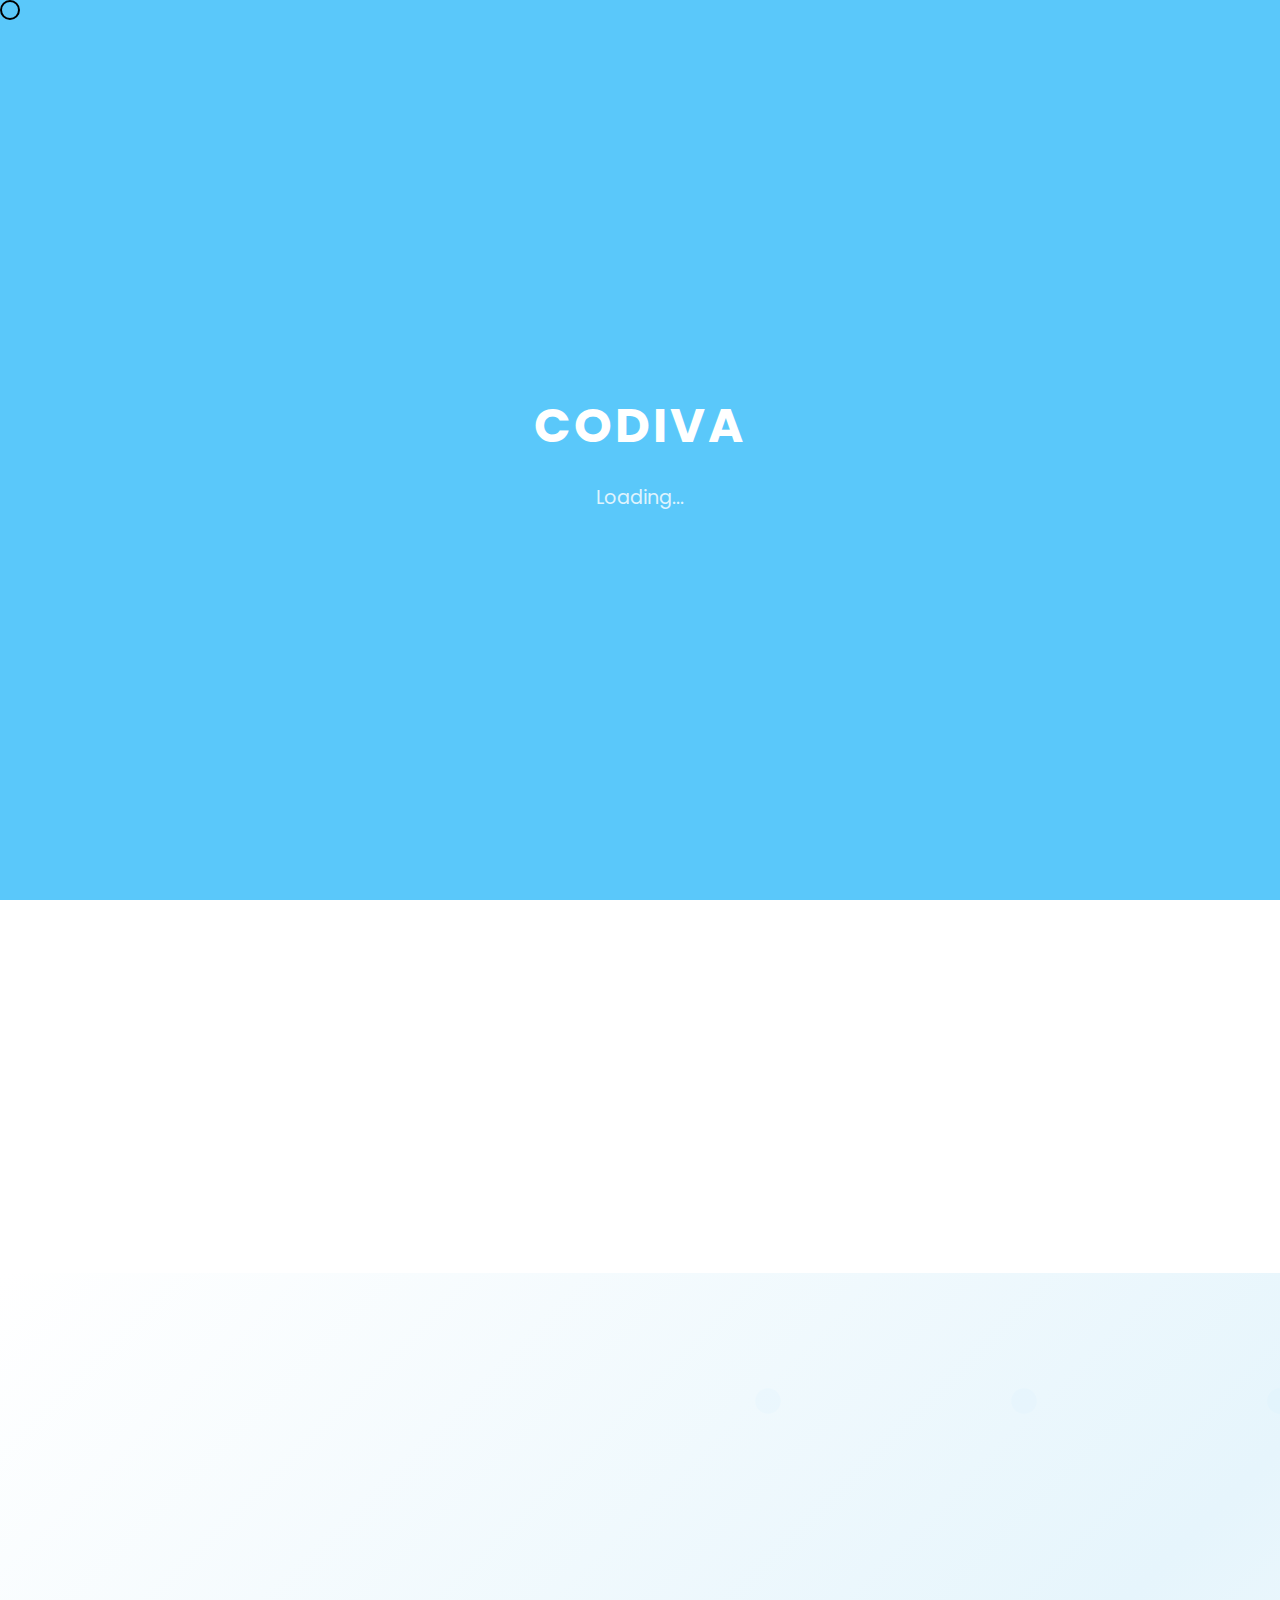
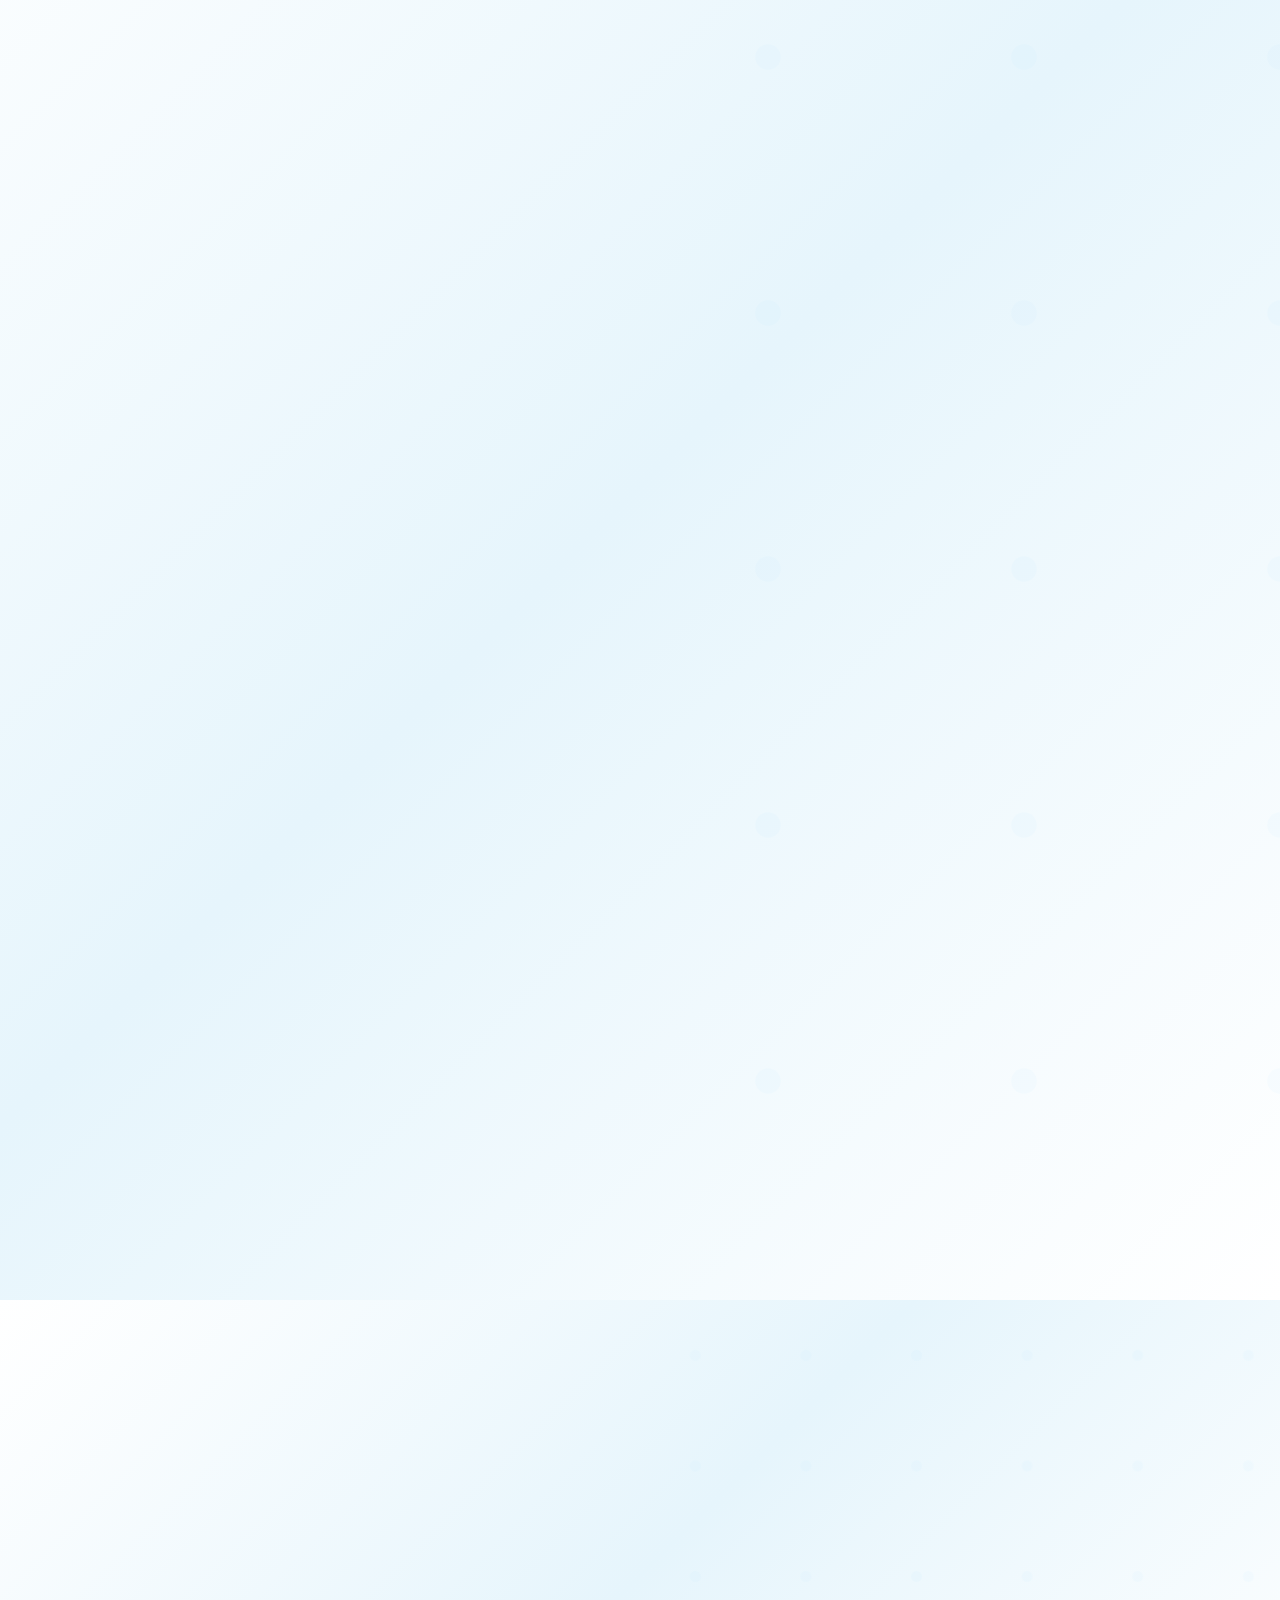
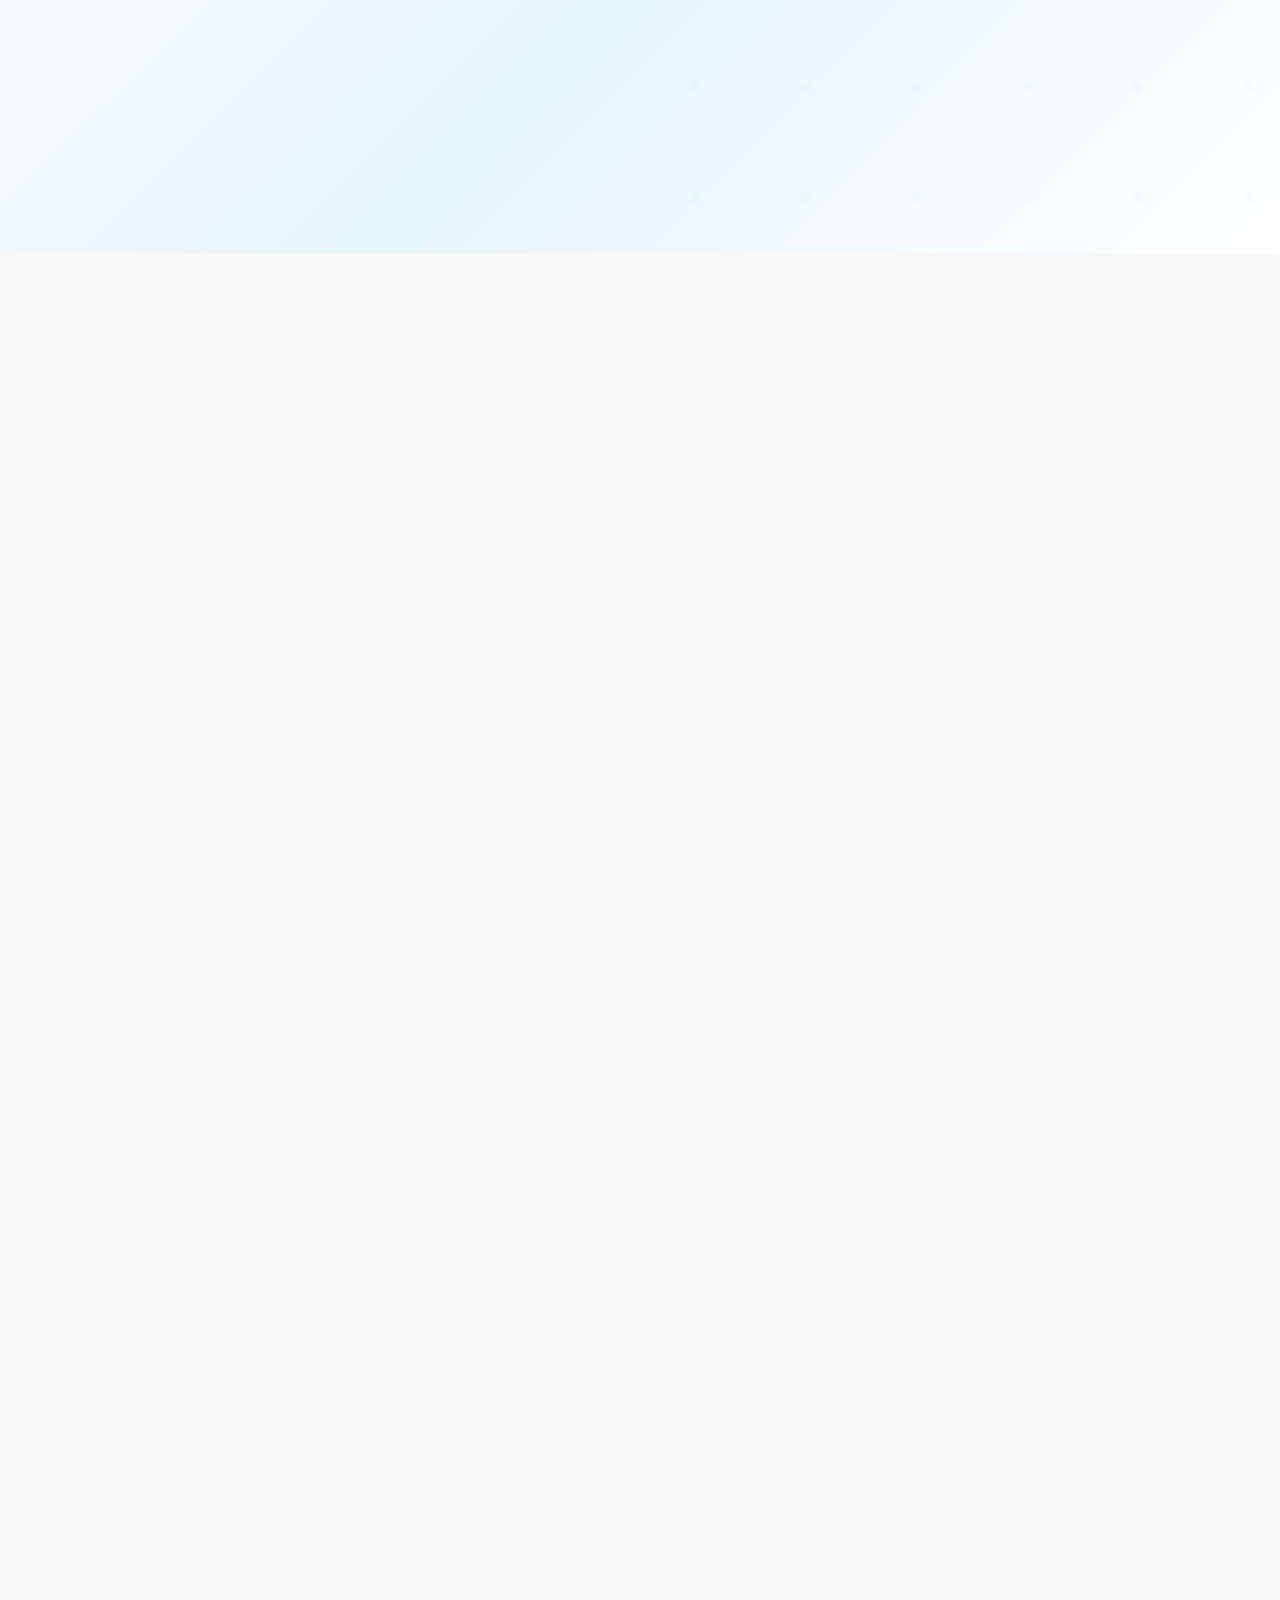
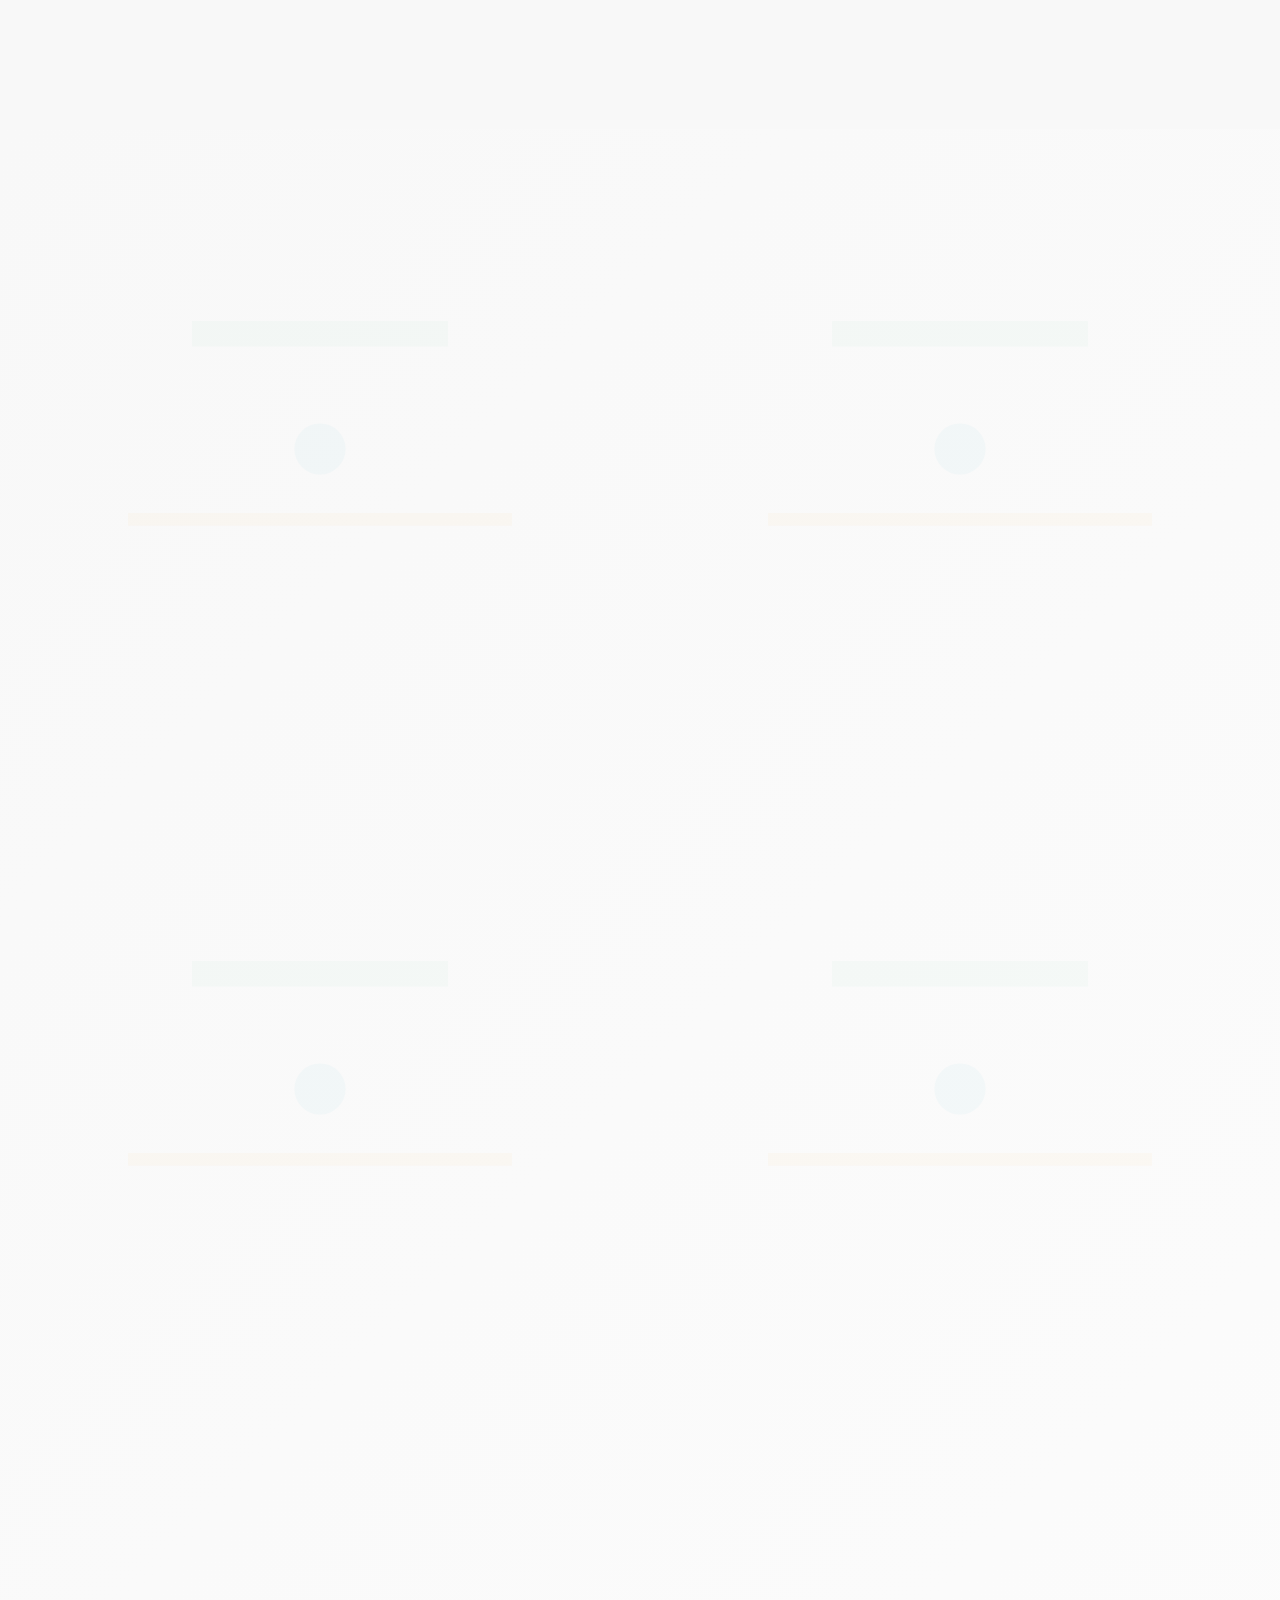
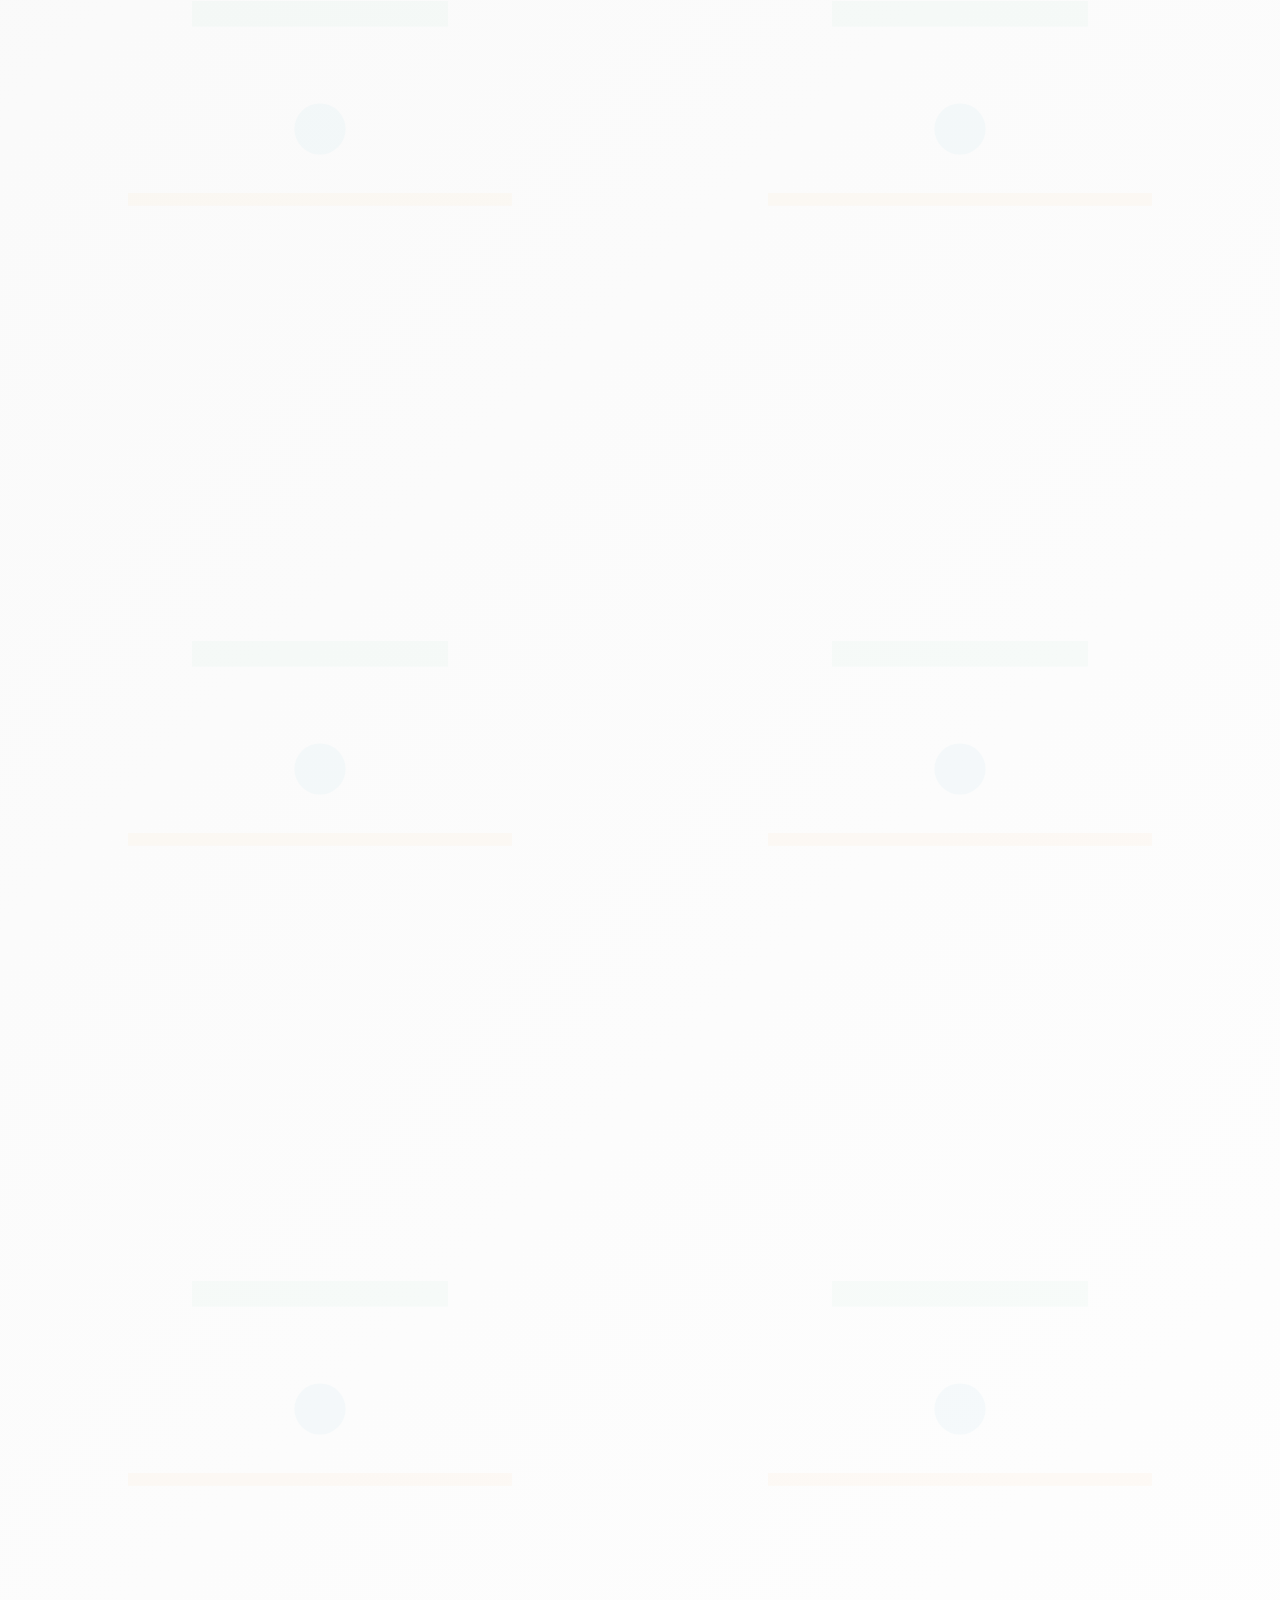
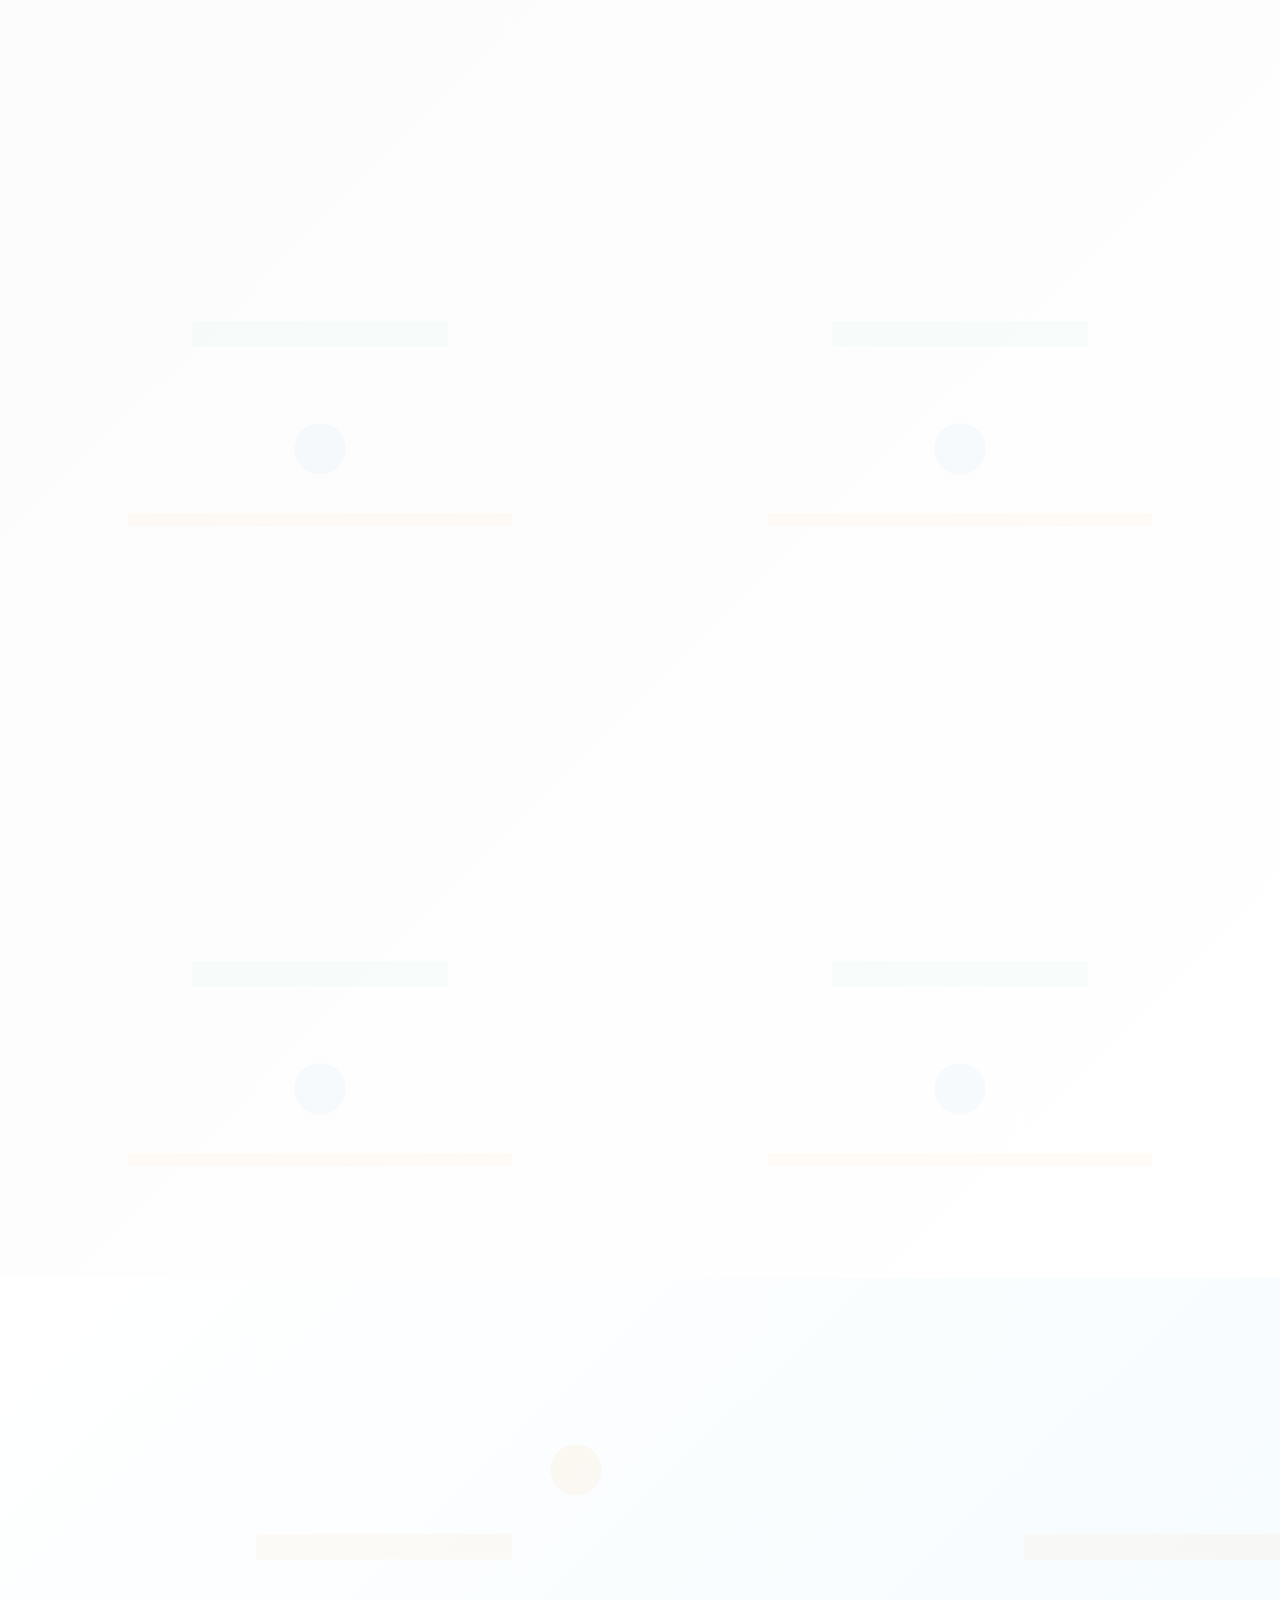
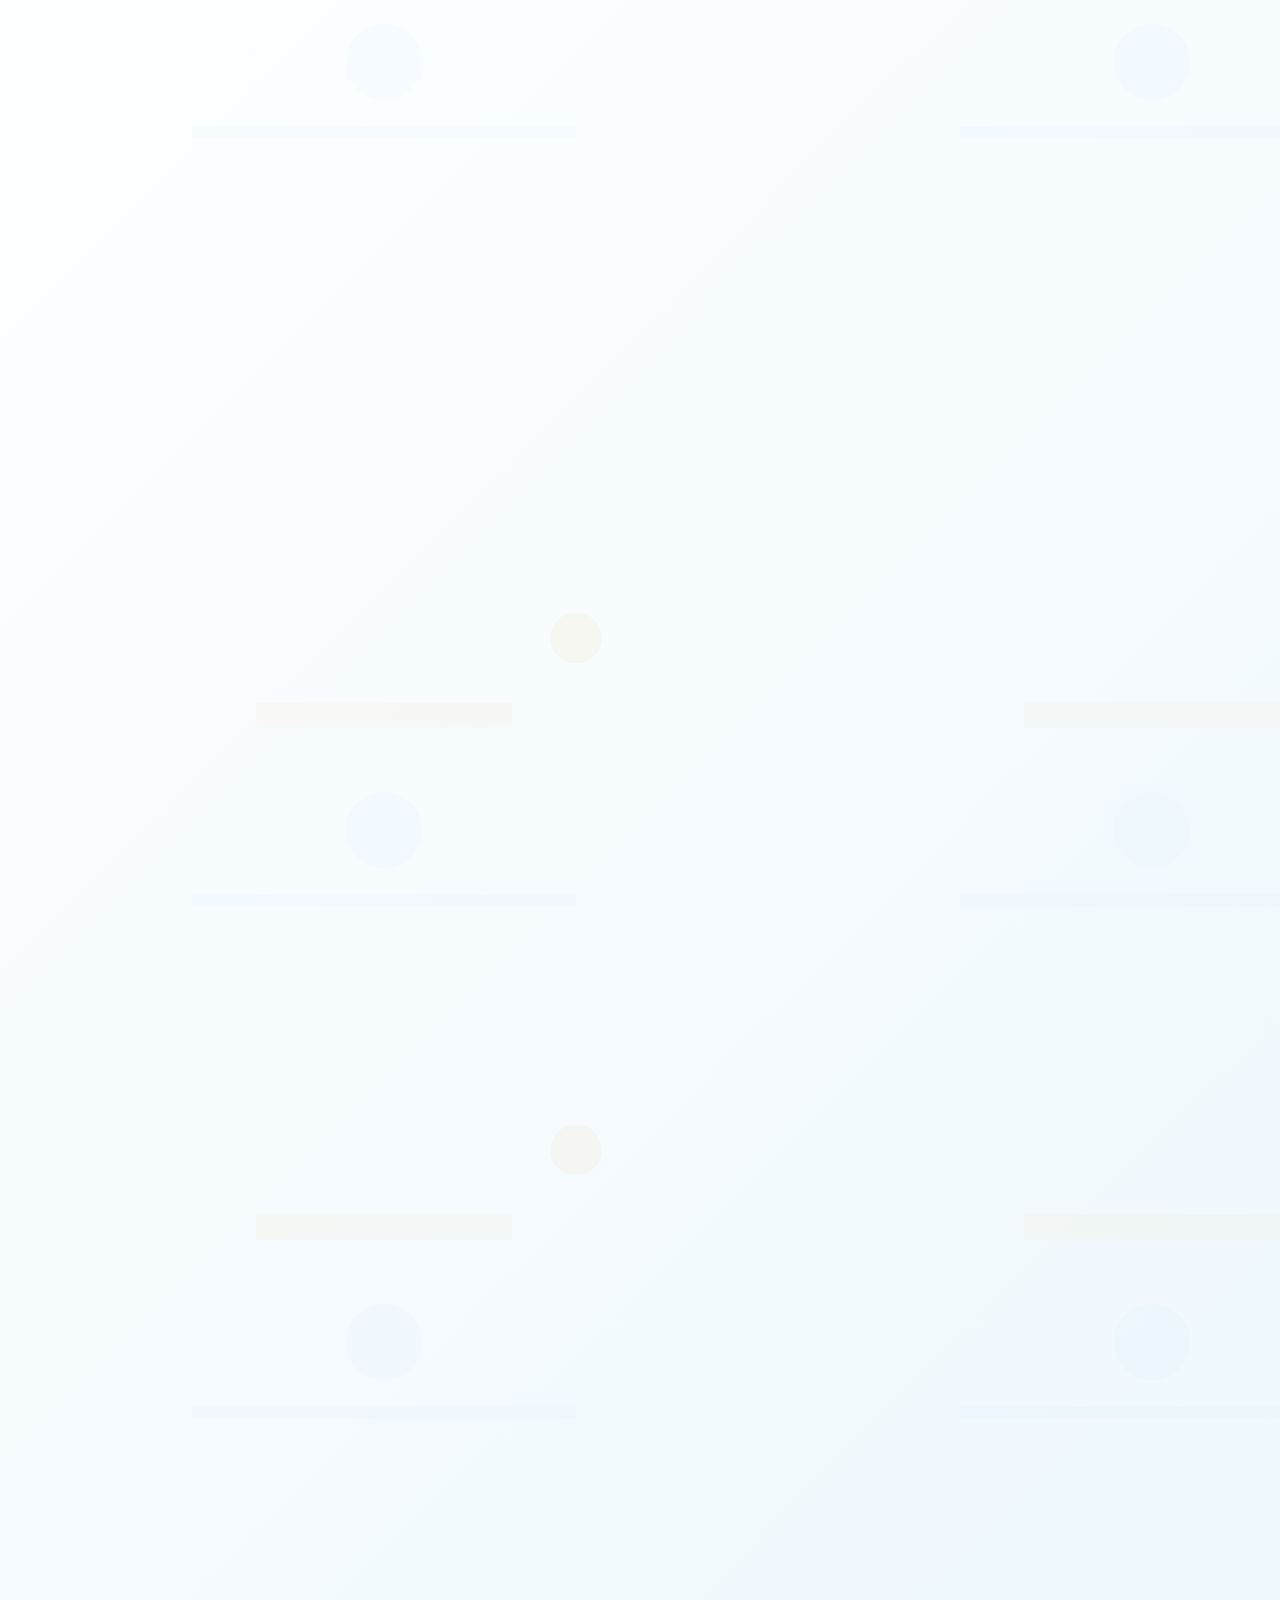
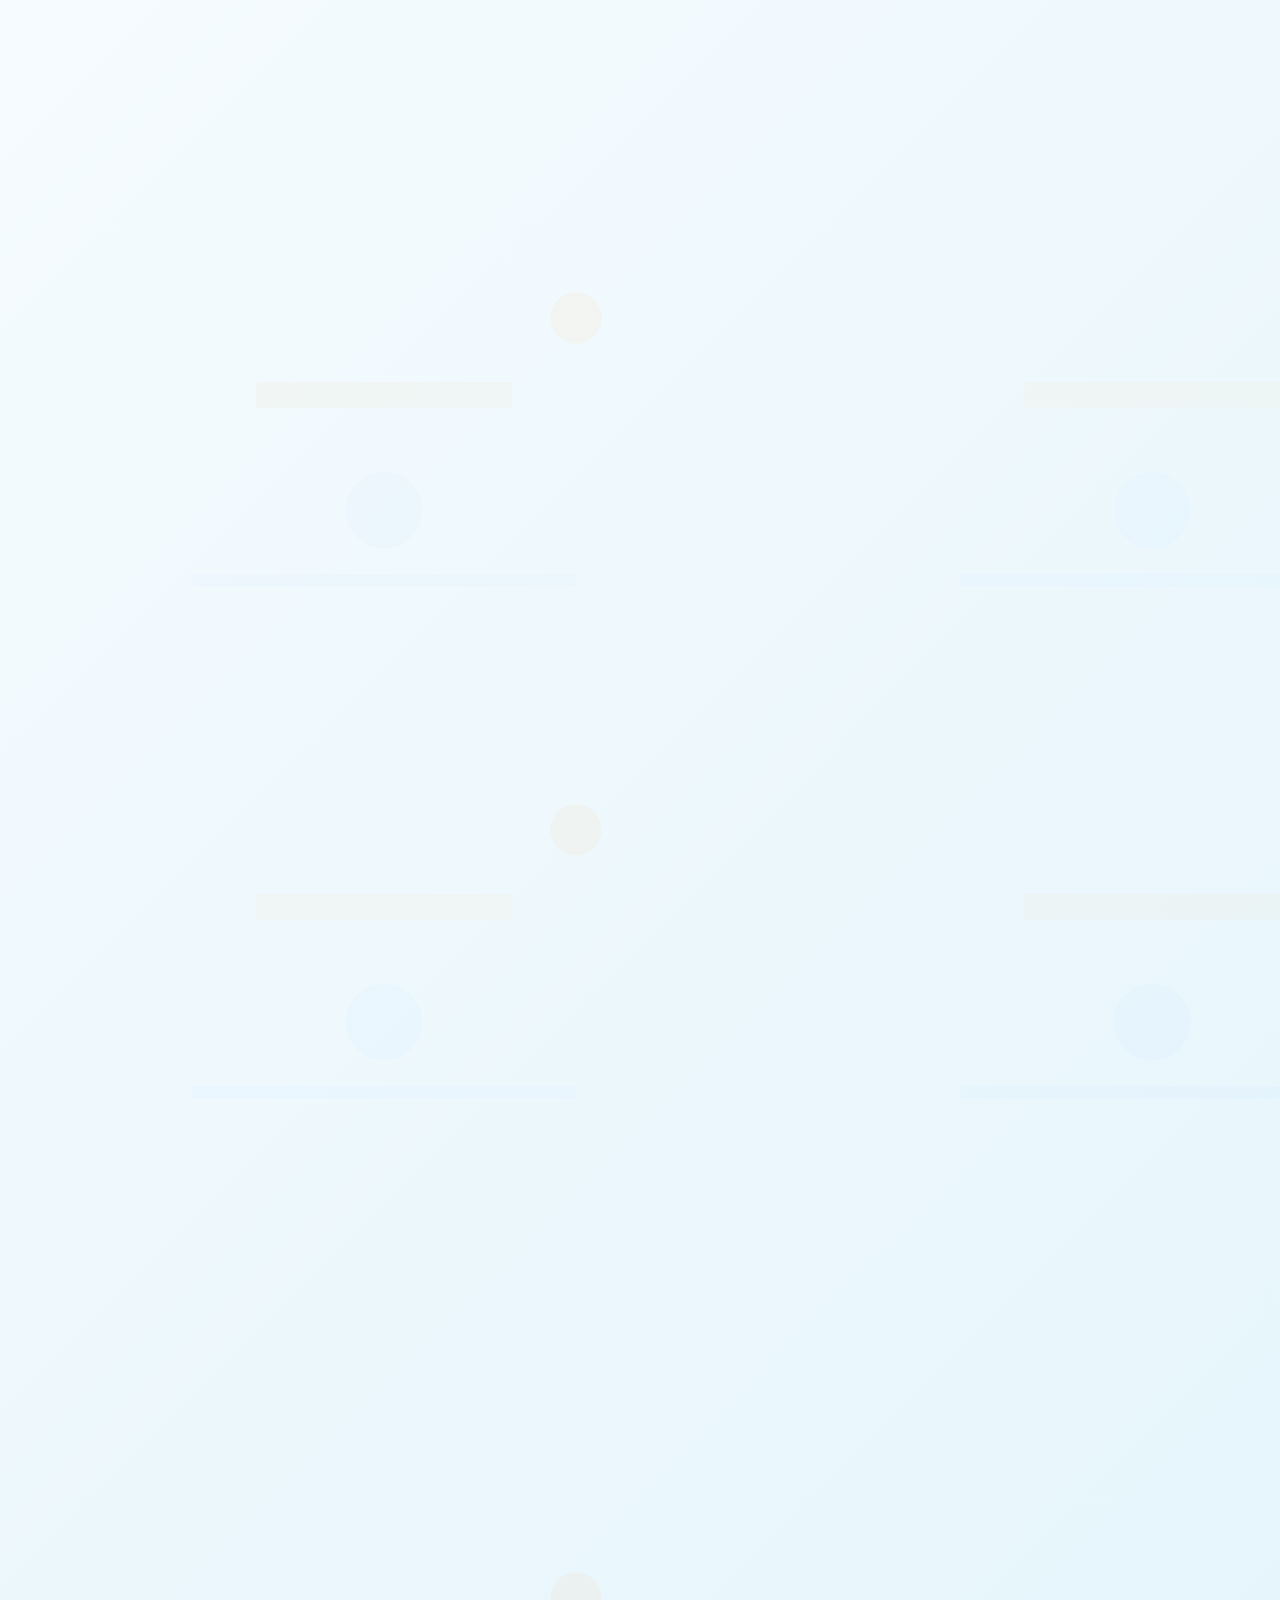
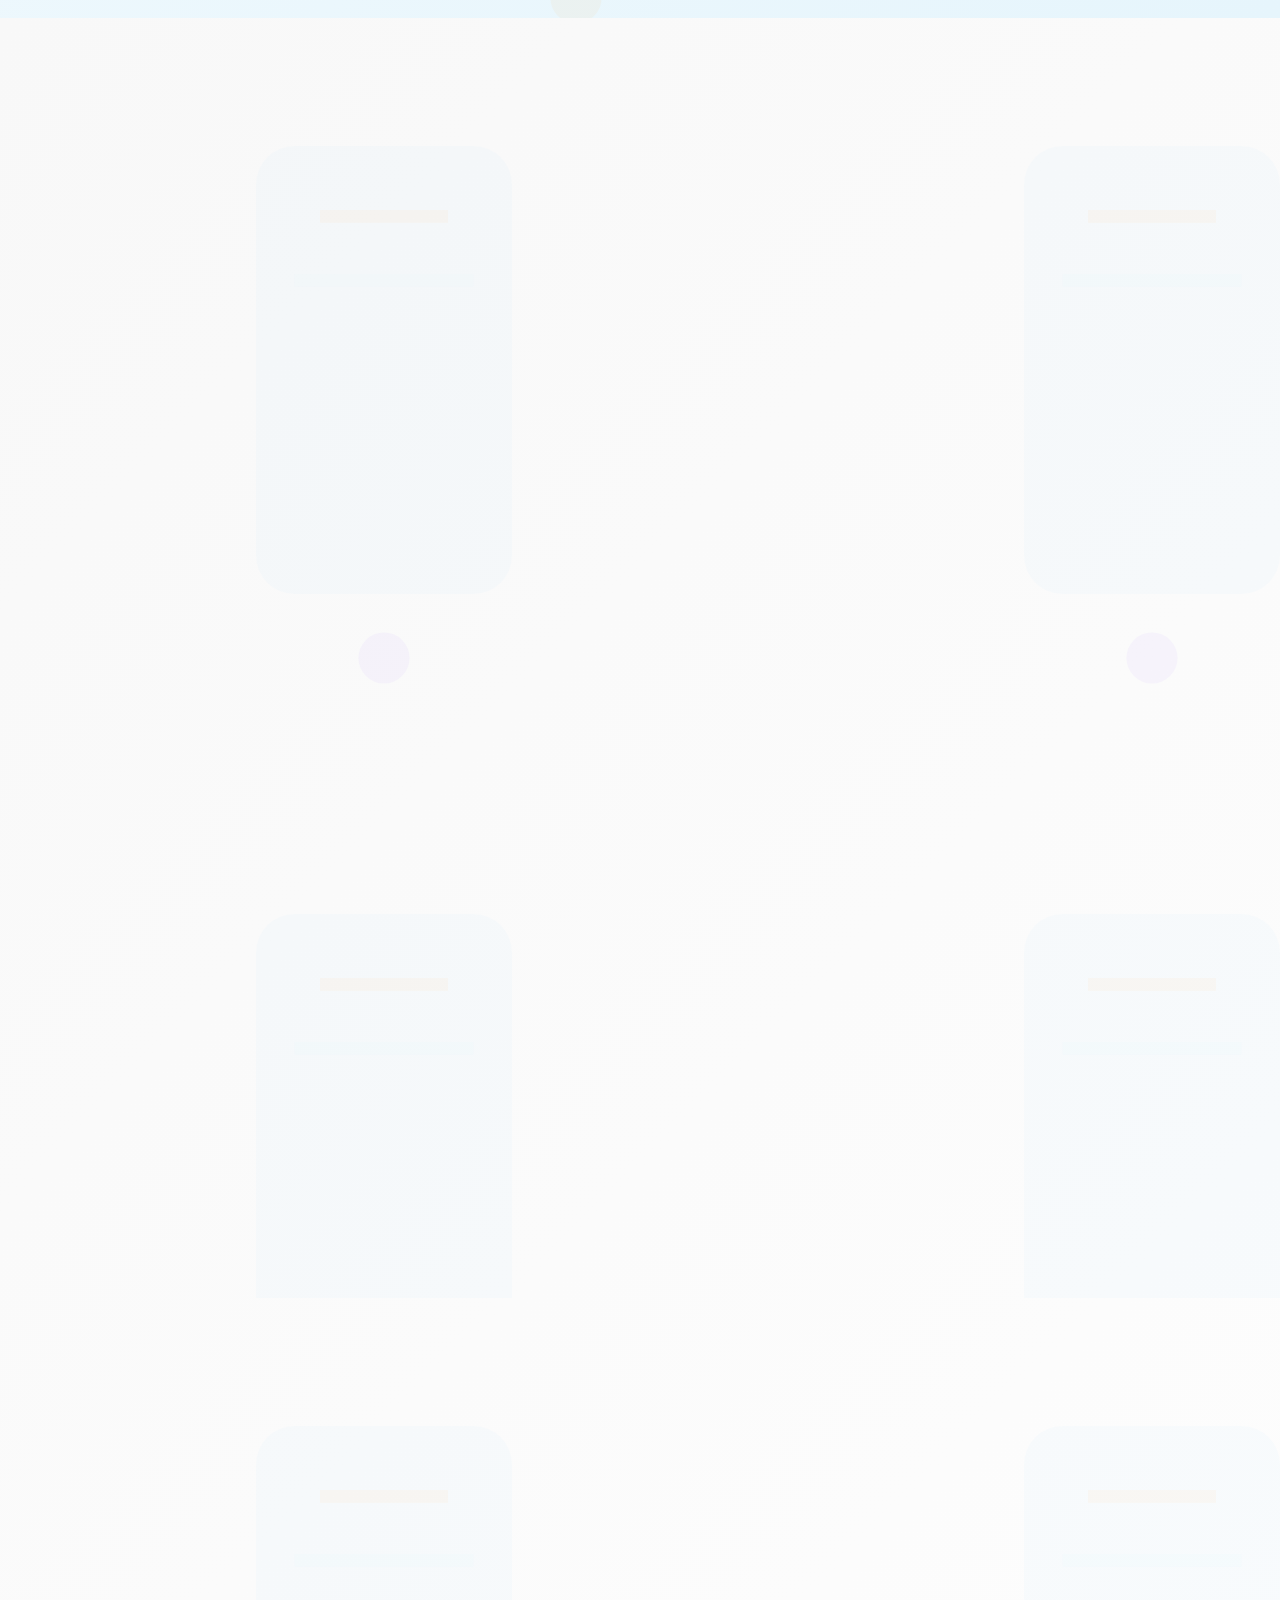
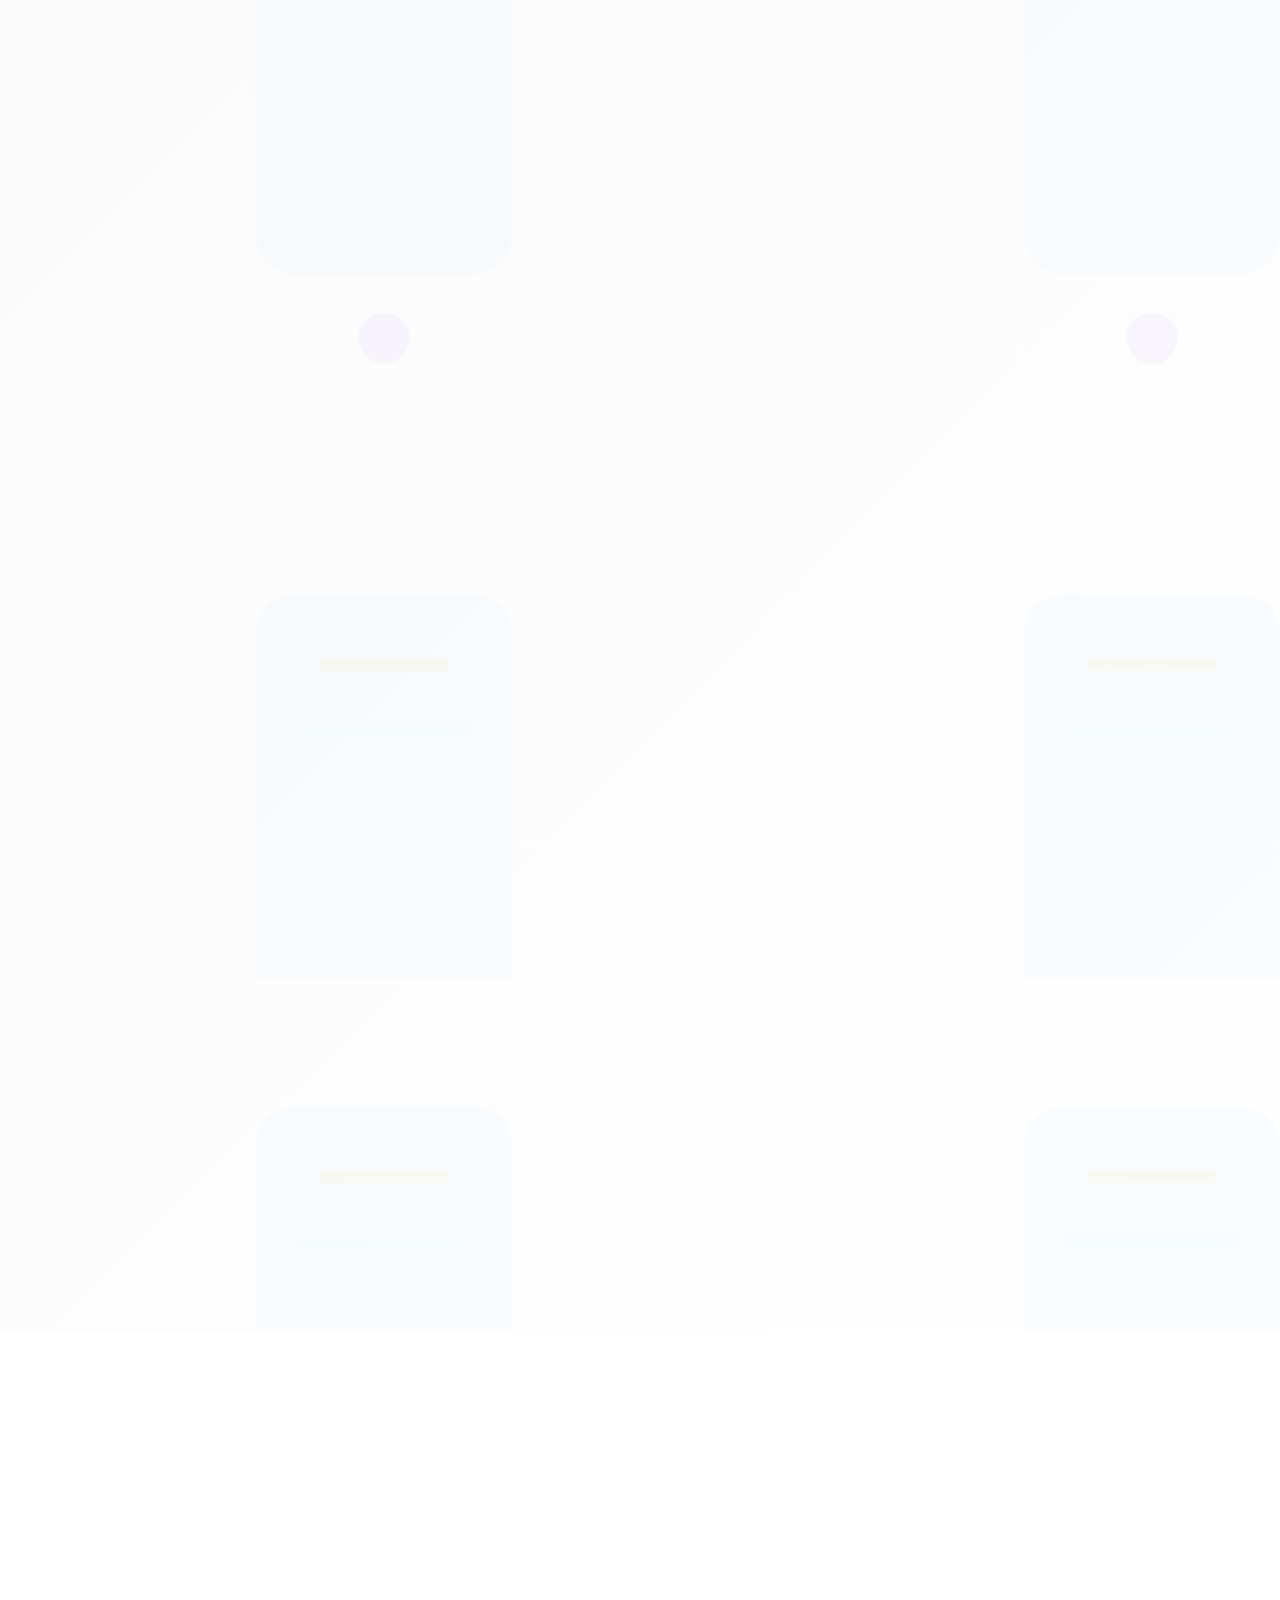
<file: index.html>
<!DOCTYPE html>
<html lang="en" dir="ltr">
<head>
    <meta charset="UTF-8">
    <meta name="viewport" content="width=device-width, initial-scale=1.0, maximum-scale=1.0, user-scalable=no">
    <title>CODIVA - Professional Web Development & Mobile App Solutions | Kurdistan, Iraq</title>
    <meta name="description" content="CODIVA - Leading web development company in Kurdistan, Iraq. Expert mobile apps, custom software, React/Vue development, and digital solutions for businesses.">
    <meta name="keywords" content="web development, mobile apps, custom software, React, Vue, Angular, Flutter, Kurdistan, Iraq, Erbil, programming, digital solutions">
    <meta name="robots" content="index, follow">
    <meta name="author" content="CODIVA">
    
    <!-- Open Graph Meta Tags -->
    <meta property="og:title" content="CODIVA - Professional Web Development Solutions">
    <meta property="og:description" content="Leading web development company in Kurdistan, Iraq. Expert mobile apps, custom software, and digital solutions for businesses.">
    <meta property="og:type" content="website">
    <meta property="og:url" content="https://codiva.com">
    <meta property="og:image" content="https://codiva.com/logo.png">
    <meta property="og:site_name" content="CODIVA">
    <meta property="og:locale" content="en_US">
    
    <!-- Twitter Card Meta Tags -->
    <meta name="twitter:card" content="summary_large_image">
    <meta name="twitter:title" content="CODIVA - Professional Web Development Solutions">
    <meta name="twitter:description" content="Leading web development company in Kurdistan, Iraq. Expert mobile apps and digital solutions.">
    <meta name="twitter:image" content="https://codiva.com/logo.png">
    
    <!-- Business Schema Markup -->
    <script type="application/ld+json">
    {
      "@context": "https://schema.org",
      "@type": "Organization",
      "name": "CODIVA",
      "description": "Professional programming company offering web development, mobile apps, and custom software solutions.",
      "url": "https://codiva.com",
      "logo": "https://codiva.com/logo.png",
      "contactPoint": {
        "@type": "ContactPoint",
        "telephone": "+964-750-765-0999",
        "contactType": "customer service",
        "areaServed": "IQ",
        "availableLanguage": ["en", "ar", "ku"]
      },
      "address": {
        "@type": "PostalAddress",
        "addressRegion": "Kurdistan",
        "addressCountry": "Iraq"
      },
      "sameAs": [
        "https://www.linkedin.com/in/codivaco",
        "https://www.facebook.com/share/19UDaECziM/",
        "https://www.instagram.com/codiva.co"
      ],
      "founder": {
        "@type": "Person",
        "name": "CODIVA Team"
      },
      "foundingDate": "2021",
      "serviceArea": {
        "@type": "Place",
        "name": "Kurdistan, Iraq"
      }
    }
    </script>
    <link href="https://cdnjs.cloudflare.com/ajax/libs/font-awesome/6.0.0/css/all.min.css" rel="stylesheet">
    <link href="https://fonts.googleapis.com/css2?family=Montserrat:wght@400;700&family=Poppins:wght@400;500;600;700&family=Fira+Code:wght@400;500;600&display=swap" rel="stylesheet">
    <link rel="stylesheet" href="style.css">
</head>
<body>
    <div class="loading-screen" id="loadingScreen">
        <div class="loading-content">
            <h1>CODIVA</h1>
            <p>Loading...</p>
        </div>
    </div>

    <div class="cursor" id="cursor" aria-hidden="true"></div>

    <div class="scroll-indicator" id="scrollIndicator" aria-hidden="true"></div>

    <div class="particles" id="particles" aria-hidden="true"></div>

    <!-- Floating Action Buttons -->
    <div class="floating-buttons">
        <a href="https://wa.me/+9647507650999" 
           class="whatsapp-button" 
           target="_blank" 
           rel="noopener noreferrer"
           aria-label="Contact us on WhatsApp"
           title="Chat with us on WhatsApp">
            <i class="fab fa-whatsapp" aria-hidden="true"></i>
        </a>
        
        <button class="back-to-top" id="backToTop" aria-label="Back to top">
            <i class="fas fa-arrow-up" aria-hidden="true"></i>
        </button>
    </div>

    <header class="header">
        <div class="nav-container">
            <a href="#" class="logo" aria-label="CODIVA Home">
                <img src="logo.png" alt="CODIVA Logo">
            </a>

            <nav class="nav-menu" role="navigation">
                <a href="#about" class="nav-link">About Us</a>
                <a href="#services" class="nav-link">Our Services</a>
                <a href="#website-creation" class="nav-link">Website</a>
                <a href="#mobile-app" class="nav-link"> Mobile App</a>
                <a href="#contact" class="nav-link">Contact</a>
                
                
                <!-- Mobile Social Media Section -->
                <!-- <div class="mobile--section ">
                    <div class="mobile-social-section">
                     <div class="">
                <h3>Follow Us</h3>
                <div class="social-links">
                    <a href="https://github.com/codiva" target="_blank" aria-label="GitHub"><i class="fab fa-github" aria-hidden="true"></i></a>
                    <a href="https://linkedin.com/company/codiva" target="_blank" aria-label="LinkedIn"><i class="fab fa-linkedin-in" aria-hidden="true"></i></a>
                    <a href="https://twitter.com/codiva" target="_blank" aria-label="Twitter"><i class="fab fa-twitter" aria-hidden="true"></i></a>
                    <a href="https://instagram.com/codiva" target="_blank" aria-label="Instagram"><i class="fab fa-instagram" aria-hidden="true"></i></a>
                </div>
            </div>
            </div> -->
            </nav>
        </div>
    </header>

    <main>
        <section class="hero">
            <div class="floating-element" aria-hidden="true"></div>
            <div class="floating-element" aria-hidden="true"></div>
            <div class="floating-element" aria-hidden="true"></div>
            
            <div class="hero-container">
                <div class="hero-content">
                    <h1>
                        <span class="word">Bring</span>
                        <span class="word">Your</span>
                        <span class="word">Code</span>
                        <span class="word">To</span>
                        <span class="word">Life</span>
                    </h1>
                    <p>At CODIVA, we craft cutting-edge digital experiences. From sleek websites and powerful mobile apps to intelligent systems and smart technologies, we build solutions that inspire, perform, and evolve with your business.</p>
                    <div class="hero-buttons">
                        <a href="#contact" class="btn-primary">
                            <span>Get Started</span>
                            <i class="fas fa-rocket" aria-hidden="true"></i>
                        </a>
                        <a href="#services" class="btn-secondary">
                            <span>Our Services</span>
                            <i class="fas fa-arrow-down" aria-hidden="true"></i>
                        </a>
                    </div>
                </div>
                <div class="hero-image">
                    <div class="code-editor">
                        <div class="editor-header">
                            <div class="editor-button red" aria-hidden="true"></div>
                            <div class="editor-button yellow" aria-hidden="true"></div>
                            <div class="editor-button green" aria-hidden="true"></div>
                        </div>
                        <div class="code-content">
                            <div class="code-line"><span class="comment">// Welcome to CODIVA</span></div>
                            <div class="code-line"><span class="keyword">public class</span> <span class="function">CODIVA</span></div>
                            <div class="code-line">{</div>
                            <div class="code-line">  <span class="keyword">public string</span> Vision { <span class="keyword">get;</span> <span class="keyword">set;</span> } = <span class="string">"Empowering the digital future"</span>;</div>
                            <div class="code-line"></div>
                            <div class="code-line">  <span class="keyword">public string</span> BuildSolution()</div>
                            <div class="code-line">  {</div>
                            <div class="code-line">    <span class="keyword">return</span> <span class="string">"Smart. Scalable. Beautiful."</span>;</div>
                            <div class="code-line">  }</div>
                            <div class="code-line">}</div>
                            <div class="code-line"></div>
                            <div class="code-line typing-effect"><span class="function">Console</span>.<span class="function">WriteLine</span>(<span class="string">"Welcome to the future of code."</span>);</div>
                        </div>
                    </div>
                </div>
            </div>
        </section>

        <section class="stats">
    <div class="stats-container">
        <!-- Projects -->
        <div class="stat-item reveal">
            <div class="stat-number">∞</div>
            <div class="stat-label">Custom Digital Solutions Delivered</div>
        </div>

        <!-- Client Satisfaction -->
        <div class="stat-item reveal">
            <div class="stat-number">100%</div>
            <div class="stat-label">Client Satisfaction Rate</div>
        </div>

        <!-- Experience -->
        <div class="stat-item reveal">
            <div class="stat-number">Expertise</div>
            <div class="stat-label">Proven Industry Knowledge</div>
        </div>

        <!-- Support -->
        <div class="stat-item reveal">
            <div class="stat-number">24/7</div>
            <div class="stat-label">Dedicated Support</div>
        </div>
    </div>
</section>

    <section class="about" id="about">
    <div class="about-container">
        <!-- Section Title -->
        <div class="section-title reveal">
            <h2>About CODIVA</h2>
            <p>Passionate developers crafting innovative digital solutions</p>
        </div>

        <div class="about-content">
            <!-- Our Story -->
            <div class="about-story reveal">
                <h3>Our Story</h3>
                <p>Born out of a passion for turning ideas into exceptional digital experiences, CODIVA is a team of driven developers and designers dedicated to creating software that transforms businesses and enhances lives.</p>
                <p>Headquartered in Erbil, Kurdistan, we collaborate with clients across the Middle East and beyond—blending local insight with global standards to deliver impactful, high-quality digital solutions.</p>
            </div>

            <!-- Our Values -->
            <div class="about-values reveal">
                <h3>Our Values</h3>
                <div class="values-grid">
                    <div class="value-item stagger-item">
                        <div class="value-icon">
                            <i class="fas fa-star" aria-hidden="true"></i>
                        </div>
                        <h4>Excellence</h4>
                        <p>We pursue excellence in every detail—from clean code to polished interfaces and seamless client experiences.</p>
                    </div>

                    <div class="value-item stagger-item">
                        <div class="value-icon">
                            <i class="fas fa-handshake" aria-hidden="true"></i>
                        </div>
                        <h4>Partnership</h4>
                        <p>We treat our clients as collaborators, building long-term relationships based on trust and shared success.</p>
                    </div>

                    <div class="value-item stagger-item">
                        <div class="value-icon">
                            <i class="fas fa-lightbulb" aria-hidden="true"></i>
                        </div>
                        <h4>Innovation</h4>
                        <p>We stay ahead by embracing emerging technologies and crafting creative, future-ready solutions.</p>
                    </div>

                    <div class="value-item stagger-item">
                        <div class="value-icon">
                            <i class="fas fa-clock" aria-hidden="true"></i>
                        </div>
                        <h4>Reliability</h4>
                        <p>We deliver consistent quality—on time, every time—backed by dependable support you can count on.</p>
                    </div>
                </div>
            </div>

        </div>
    </div>
</section>


        <!-- Our Project Section -->
<section class="about" id="about">
    <div class="about-container">
        <!-- Section Title -->
        <div class="section-title reveal">
            <h2>Our Projects</h2>
        </div>

        <div class="about-content">
            <!-- Our Story -->
            <div class="about-story reveal">
                <p>At CODIVA, we're building the future of digital solutions. Our flagship project represents years of innovation, combining cutting-edge technology with user-centered design to create platforms that transform businesses and enhance user experiences across the digital landscape.</p>
            </div>
            <div style="margin-top: 3rem; text-align: center;">
        <a href="projects-index.html" class="learn-more-btn reveal">
            <span>Learn More</span>
            <i class="fas fa-arrow-right"></i>
        </a>
        </div>
    </div>
</section>


        <section class="services" id="services">
            <div class="services-container">
                <div class="section-title reveal">
                    <h2>Our Services</h2>
                    <p>Tailored IT solutions to launch, scale, and sustain your digital presence</p>
                </div>

                <div class="services-grid">
                    <div class="service-card stagger-item">
                        <div class="service-icon">
                            <i class="fas fa-code" aria-hidden="true"></i>
                        </div>
                        <h3>Web Development</h3>
                        <p>We build responsive, high-performance websites using modern frameworks like React, Vue, and Angular — optimized for scalability and SEO.</p>
                    </div>

                    <div class="service-card stagger-item">
                        <div class="service-icon">
                            <i class="fas fa-mobile-alt" aria-hidden="true"></i>
                        </div>
                        <h3>Mobile Applications</h3>
                        <p>Native-like mobile experiences for iOS and Android using Flutter and React Native — built for usability and speed.</p>
                    </div>

                    <div class="service-card stagger-item">
                        <div class="service-icon">
                            <i class="fas fa-pencil-ruler" aria-hidden="true"></i>
                        </div>
                        <h3>UI/UX Design</h3>
                        <p>We design user-first interfaces that are clean, intuitive, and aligned with your brand — turning ideas into delightful digital experiences.</p>
                    </div>

                    <div class="service-card stagger-item">
                        <div class="service-icon">
                            <i class="fas fa-cogs" aria-hidden="true"></i>
                        </div>
                        <h3>Custom Software</h3>
                        <p>Tailored systems and tools built to solve unique business challenges — from automation to enterprise platforms.</p>
                    </div>

                    <div class="service-card stagger-item">
                        <div class="service-icon">
                            <i class="fas fa-tools" aria-hidden="true"></i>
                        </div>
                        <h3>Maintenance & Support</h3>
                        <p>Ongoing technical support, monitoring, and performance optimization — we ensure your platforms run smoothly 24/7.</p>
                    </div>

                    <div class="service-card stagger-item">
                        <div class="service-icon">
                            <i class="fas fa-cloud" aria-hidden="true"></i>
                        </div>
                        <h3>Cloud & DevOps</h3>
                        <p>Scalable cloud infrastructure, CI/CD pipelines, and deployment solutions — empowering efficient, agile development.</p>
                    </div>
                </div>
            </div>
        </section>


        <section class="website-creation" id="website-creation">
            <div class="creation-container">
                <div class="section-title reveal">
                    <h2>How to Build a Website?</h2>
                    <p>A complete guide to building a modern, professional website.</p>
                </div>
                
                <div class="creation-steps">
                    <div class="step-timeline reveal">
                        <div class="timeline-line" aria-hidden="true"></div>
                        
                        <div class="creation-step stagger-item">
                            <div class="step-icon">
                                <i class="fas fa-lightbulb" aria-hidden="true"></i>
                            </div>
                            <div class="step-content">
                                <h3>Planning & Design</h3>
                                <p>The first step is planning your website. Define goals, target audience, and required content. Create wireframes and mockups.</p>
                                <div class="step-details">
                                    <span class="detail-tag">Discovery</span>
                                    <span class="detail-tag">UI/UX Design</span>
                                    <span class="detail-tag">Prototype</span>
                                </div>
                            </div>
                            <div class="step-number" aria-hidden="true">01</div>
                        </div>
                        
                        <div class="creation-step stagger-item">
                            <div class="step-icon">
                                <i class="fas fa-code" aria-hidden="true"></i>
                            </div>
                            <div class="step-content">
                                <h3>Frontend Development</h3>
                                <p>Building the client-side of the website using HTML, CSS, and JavaScript, and utilizing frameworks like React or Vue.</p>
                                <div class="step-details">
                                    <span class="detail-tag">HTML5</span>
                                    <span class="detail-tag">CSS3</span>
                                    <span class="detail-tag">JavaScript</span>
                                    <span class="detail-tag">React/Vue</span>
                                </div>
                            </div>
                            <div class="step-number" aria-hidden="true">02</div>
                        </div>
                        
                        <div class="creation-step stagger-item">
                            <div class="step-icon">
                                <i class="fas fa-server" aria-hidden="true"></i>
                            </div>
                            <div class="step-content">
                                <h3>Backend Development</h3>
                                <p>Developing the server, database, and APIs to manage data and website logic.</p>
                                <div class="step-details">
                                    <span class="detail-tag">Node.js</span>
                                    <span class="detail-tag">Python</span>
                                    <span class="detail-tag">PHP</span>
                                    <span class="detail-tag">MySQL/MongoDB/Firebase</span>
                                    <span class="detail-tag">API</span>
                                </div>
                            </div>
                            <div class="step-number" aria-hidden="true">03</div>
                        </div>
                        
                        <div class="creation-step stagger-item">
                            <div class="step-icon">
                                <i class="fas fa-mobile-alt" aria-hidden="true"></i>
                            </div>
                            <div class="step-content">
                                <h3>Responsive Design</h3>
                                <p>Ensuring the website functions perfectly on all devices, including mobile phones, tablets, and desktops.</p>
                                <div class="step-details">
                                    <span class="detail-tag">Mobile-First</span>
                                    <span class="detail-tag">Flexbox</span>
                                    <span class="detail-tag">Grid System</span>
                                </div>
                            </div>
                            <div class="step-number" aria-hidden="true">04</div>
                        </div>
                        
                        <div class="creation-step stagger-item">
                            <div class="step-icon">
                                <i class="fas fa-shield-alt" aria-hidden="true"></i>
                            </div>
                            <div class="step-content">
                                <h3>Security & Optimization</h3>
                                <p>Implementing security measures, speeding up load times, and optimizing for SEO.</p>
                                <div class="step-details">
                                    <span class="detail-tag">SSL</span>
                                    <span class="detail-tag">SEO</span>
                                    <span class="detail-tag">Performance</span>
                                    <span class="detail-tag">Security</span>
                                </div>
                            </div>
                            <div class="step-number" aria-hidden="true">05</div>
                        </div>
                        
                        <div class="creation-step stagger-item">
                            <div class="step-icon">
                                <i class="fas fa-rocket" aria-hidden="true"></i>
                            </div>
                            <div class="step-content">
                                <h3>Testing & Deployment</h3>
                                <p>Testing the website across various browsers and devices, followed by deployment to a server.</p>
                                <div class="step-details">
                                    <span class="detail-tag">Testing</span>
                                    <span class="detail-tag">Hosting</span>
                                    <span class="detail-tag">Domain</span>
                                    <span class="detail-tag">Monitoring</span>
                                </div>
                            </div>
                            <div class="step-number" aria-hidden="true">06</div>
                        </div>
                    </div>
                </div>
                
                <div class="tech-showcase reveal">
                    <h3>Technologies We Use</h3>
                    <div class="tech-grid">
                        <div class="tech-card stagger-item">
                            <div class="tech-logo">
                                <i class="fab fa-html5" aria-hidden="true"></i>
                            </div>
                            <h4>HTML5</h4>
                            <p>The foundation of every webpage, defining the structure of content.</p>
                        </div>

                        <div class="tech-card stagger-item">
                            <div class="tech-logo">
                                <i class="fab fa-css3-alt" aria-hidden="true"></i>
                            </div>
                            <h4>CSS3</h4>
                            <p>Controls the styling and layout of webpages.</p>
                        </div>

                        <div class="tech-card stagger-item">
                            <div class="tech-logo">
                                <i class="fab fa-js-square" aria-hidden="true"></i>
                            </div>
                            <h4>JavaScript</h4>
                            <p>Adds functionality and interactivity to a website.</p>
                        </div>

                        <div class="tech-card stagger-item">
                            <div class="tech-logo">
                                <i class="fab fa-react" aria-hidden="true"></i>
                            </div>
                            <h4>React</h4>
                            <p>A powerful framework for building advanced user interfaces.</p>
                        </div>

                        <div class="tech-card stagger-item">
                            <div class="tech-logo">
                                <i class="fab fa-php" aria-hidden="true"></i>
                            </div>
                            <h4>PHP</h4>
                            <p>A server-side language for creating pages and managing data.</p>
                        </div>

                        <div class="tech-card stagger-item">
                            <div class="tech-logo">
                                <i class="fas fa-database" aria-hidden="true"></i>
                            </div>
                            <h4>Database</h4>
                            <p>For storing and managing data.</p>
                        </div>

                        <div class="tech-card stagger-item">
                            <div class="tech-logo">
                                <i class="fab fa-google-play" aria-hidden="true"></i>
                            </div>
                            <h4>Flutter</h4>
                            <p>Develop mobile apps for both iOS and Android systems.</p>
                        </div>

                        <div class="tech-card stagger-item">
                            <div class="tech-logo">
                                <i class="fas fa-robot" aria-hidden="true"></i>
                            </div>
                            <h4>AI</h4>
                            <p>Solutions using artificial intelligence and machine learning.</p>
                        </div>
                    </div>
                </div>
                
                <div class="creation-tips reveal">
                    <h3>Helpful Tips</h3>
                    <div class="tips-grid">
                        <div class="tip-card stagger-item">
                            <div class="tip-icon">
                                <i class="fas fa-users" aria-hidden="true"></i>
                            </div>
                            <h4>Think About the User</h4>
                            <p>Always think from the user's perspective. Create a simple and easy-to-use design.</p>
                        </div>
                        
                        <div class="tip-card stagger-item">
                            <div class="tip-icon">
                                <i class="fas fa-tachometer-alt" aria-hidden="true"></i>
                            </div>
                            <h4>Speed is Key</h4>
                            <p>A fast website is crucial. Optimize images and use minimal code.</p>
                        </div>
                        
                        <div class="tip-card stagger-item">
                            <div class="tip-icon">
                                <i class="fas fa-lock" aria-hidden="true"></i>
                            </div>
                            <h4>Security</h4>
                            <p>Protecting data and the website is vital. Use HTTPS and strong passwords.</p>
                        </div>
                    </div>
                </div>
                
                <div class="creation-cta reveal">
                    <div class="cta-content">
                        <h3>Ready to Get Started?</h3>
                        <p>We can help you build your website, from planning all the way to deployment.</p>
                        <div class="cta-buttons">
                            <a href="#contact" class="btn-primary">
                                <span>Contact Us</span>
                                <i class="fas fa-arrow-right" aria-hidden="true"></i>
                            </a>
                            <a href="#services" class="btn-secondary">
                                <span>Our Services</span>
                                <i class="fas fa-eye" aria-hidden="true"></i>
                            </a>
                        </div>
                    </div>
                    <div class="cta-visual">
                        <div class="floating-code">
                            <div class="code-snippet">
                                <span class="code-line">&lt;<span class="tag">html</span>&gt;</span>
                                <span class="code-line">  &lt;<span class="tag">head</span>&gt;</span>
                                <span class="code-line">    &lt;<span class="tag">title</span>&gt;My New Project&lt;/<span class="tag">title</span>&gt;</span>
                                <span class="code-line">  &lt;/<span class="tag">head</span>&gt;</span>
                                <span class="code-line">  &lt;<span class="tag">body</span>&gt;</span>
                                <span class="code-line">    &lt;<span class="tag">h1</span>&gt;Welcome to My Website&lt;/<span class="tag">h1</span>&gt;</span>
                                <span class="code-line">    &lt;<span class="tag">p</span>&gt;This is the first page of the project&lt;/<span class="tag">p</span>&gt;</span>
                                <span class="code-line">  &lt;/<span class="tag">body</span>&gt;</span>
                                <span class="code-line">&lt;/<span class="tag">html</span>&gt;</span>
                            </div>
                        </div>
                    </div>
                </div>
            </div>
        </section>
<!-- Restaurant Menu Section -->
<section class="restaurant-menu" id="menu">
    <div class="menu-container">
        <!-- Section Title -->
        <div class="section-title reveal">
            <h2>Smart Digital Menus for Modern Restaurants</h2>
            <p>At CODIVA, we design visually appealing and user-friendly digital menus that drive sales and elevate the dining experience.</p>
        </div>

        <!-- Menu Creation Steps -->
        <div class="menu-creation-steps">
            <div class="menu-steps-grid">
                <!-- Step 1 -->
                <div class="menu-step-card stagger-item">
                    <div class="step-number">01</div>
                    <div class="step-icon">
                        <i class="fas fa-utensils"></i>
                    </div>
                    <h3>Strategy & Design</h3>
                    <p>We begin by crafting a visually compelling and strategically organized menu that reflects your restaurant’s brand and boosts conversions.</p>
                    <ul class="step-features">
                        <li>Menu structure & food categorization</li>
                        <li>Custom UI/UX tailored to your brand</li>
                        <li>Font, color, and layout harmonization</li>
                        <li>High-quality image integration</li>
                    </ul>
                </div>

                <!-- Step 2 -->
                <div class="menu-step-card stagger-item">
                    <div class="step-number">02</div>
                    <div class="step-icon">
                        <i class="fas fa-mobile-alt"></i>
                    </div>
                    <h3>Mobile-Optimized Development</h3>
                    <p>We build fully responsive menus that offer seamless navigation on all devices, with a focus on mobile usability.</p>
                    <ul class="step-features">
                        <li>Mobile-first approach</li>
                        <li>Intuitive touch gestures</li>
                        <li>Optimized for speed & performance</li>
                        <li>Smooth, responsive interfaces</li>
                    </ul>
                </div>

                <!-- Step 3 -->
                <div class="menu-step-card stagger-item">
                    <div class="step-number">03</div>
                    <div class="step-icon">
                        <i class="fas fa-shopping-cart"></i>
                    </div>
                    <h3>Integrated Ordering System</h3>
                    <p>Enable customers to place orders directly through your digital menu with real-time processing and secure payments.</p>
                    <ul class="step-features">
                        <li>Built-in shopping cart</li>
                        <li>Secure payment integration</li>
                        <li>Live order tracking & management</li>
                        <li>Instant notifications & status updates</li>
                    </ul>
                </div>

                <!-- Step 4 -->
                <div class="menu-step-card stagger-item">
                    <div class="step-number">04</div>
                    <div class="step-icon">
                        <i class="fas fa-chart-line"></i>
                    </div>
                    <h3>Analytics & Smart Insights</h3>
                    <p>Track your performance with real-time analytics and generate insights to help grow your business.</p>
                    <ul class="step-features">
                        <li>Detailed sales reports</li>
                        <li>Customer behavior analytics</li>
                        <li>Revenue tracking</li>
                        <li>AI-based product recommendations</li>
                    </ul>
                </div>
            </div>
        </div>

        <!-- Menu Types -->
        <div class="menu-types reveal">
            <h3>Digital Menu Formats We Offer</h3>
            <div class="menu-types-grid">
                <!-- QR Code Menu -->
                <div class="menu-type-card stagger-item">
                    <div class="menu-type-icon">
                        <i class="fas fa-qrcode"></i>
                    </div>
                    <h4>QR Code Menu</h4>
                    <p>Guests scan a QR code to access the menu instantly—no apps, no hassle.</p>
                </div>

                <!-- Web Menu -->
                <div class="menu-type-card stagger-item">
                    <div class="menu-type-icon">
                        <i class="fas fa-globe"></i>
                    </div>
                    <h4>Web Menu</h4>
                    <p>Host a full-featured digital menu on your website with ordering, payment, and delivery options built-in.</p>
                </div>

                <!-- Mobile App -->
                <div class="menu-type-card stagger-item">
                    <div class="menu-type-icon">
                        <i class="fas fa-mobile"></i>
                    </div>
                    <h4>Mobile App</h4>
                    <p>Provide a seamless experience with a dedicated app tailored to your restaurant, optimized for repeat orders.</p>
                </div>
            </div>
        </div>


                <!-- Live Menu Preview -->
                <div class="menu-preview reveal">
                    <div class="menu-preview-content">
                        <h3>Live Menu Preview</h3>
                        <p>This is a sample of the digital menu we create</p>
                        
                        <div class="preview-mockup">
                            <div class="mockup-header">
                                <h4>Taste Restaurant</h4>
                                <p>Fresh & Delicious Food</p>
                            </div>
                            
                            <div class="menu-items">
                                <div class="menu-item">
                                    <div class="item-info">
                                        <h5>Special Kebab</h5>
                                        <p>Premium meat with fresh vegetables</p>
                                    </div>
                                    <div class="item-price">$15.00</div>
                                </div>
                                
                                <div class="menu-item">
                                    <div class="item-info">
                                        <h5>Margherita Pizza</h5>
                                        <p>Fresh cheese and tomatoes</p>
                                    </div>
                                    <div class="item-price">$12.00</div>
                                </div>
                                
                                <div class="menu-item">
                                    <div class="item-info">
                                        <h5>Caesar Salad</h5>
                                        <p>Lettuce with special sauce</p>
                                    </div>
                                    <div class="item-price">$8.00</div>
                                </div>
                            </div>
                        </div>
                    </div>
                </div>

                <!-- CTA Section -->
                <div class="menu-cta reveal">
                    <div class="menu-cta-content">
                        <h3>Ready to Create Your Menu?</h3>
                        <p>We help you create a beautiful and effective digital menu that increases your sales</p>
                        <div class="cta-buttons">
                            <a href="#contact" class="btn-primary">
                                <span>Contact Us</span>
                                <i class="fas fa-arrow-right"></i>
                            </a>
                            <a href="#services" class="btn-secondary">
                                <span>Our Services</span>
                                <i class="fas fa-eye"></i>
                            </a>
                        </div>
                    </div>
                </div>
            </div>
        </section>

        
        <!-- Mobile App Development Section -->
        <section class="mobile-app-development" id="mobile-app">
            <div class="app-container">
                <div class="section-title reveal">
                    <h2>Mobile App Development</h2>
                    <p>We create powerful, user-friendly mobile applications that engage your audience and drive business growth across iOS, Android, and cross-platform solutions.</p>
                </div>

                <!-- App Types -->
                <div class="app-types">
                    <h3>Types of Mobile Apps We Build</h3>
                    <div class="app-types-grid">
                        <div class="app-type-card stagger-item">
                            <div class="app-type-icon">
                                <i class="fab fa-apple"></i>
                            </div>
                            <h4>Native iOS Apps</h4>
                            <p>Built specifically for Apple devices using Swift and Objective-C, delivering optimal performance and seamless integration with iOS features.</p>
                            <ul class="app-features">
                                <li>Swift & Objective-C development</li>
                                <li>App Store optimization</li>
                                <li>iOS-specific UI/UX design</li>
                                <li>Core iOS framework integration</li>
                                <li>Push notifications & iCloud sync</li>
                            </ul>
                        </div>

                        <div class="app-type-card stagger-item">
                            <div class="app-type-icon">
                                <i class="fab fa-android"></i>
                            </div>
                            <h4>Native Android Apps</h4>
                            <p>Developed using Kotlin and Java, optimized for Android devices with full access to Google Play Store and Android ecosystem.</p>
                            <ul class="app-features">
                                <li>Kotlin & Java development</li>
                                <li>Material Design principles</li>
                                <li>Google Play Store deployment</li>
                                <li>Android SDK integration</li>
                                <li>Google Services integration</li>
                            </ul>
                        </div>

                        <div class="app-type-card stagger-item">
                            <div class="app-type-icon">
                                <i class="fas fa-mobile-alt"></i>
                            </div>
                            <h4>Cross-Platform Apps</h4>
                            <p>Single codebase applications using Flutter and React Native, reducing development time while maintaining native performance.</p>
                            <ul class="app-features">
                                <li>Flutter & React Native</li>
                                <li>Single codebase for both platforms</li>
                                <li>Native-like performance</li>
                                <li>Faster development & deployment</li>
                                <li>Cost-effective solution</li>
                            </ul>
                        </div>
                    </div>
                </div>

                <!-- Development Process -->
                <div class="app-development-process">
                    <div class="process-content">
                        <h3>Our App Development Process</h3>
                        <div class="process-steps">
                            <div class="process-step stagger-item">
                                <div class="process-step-number">1</div>
                                <h4>Discovery & Planning</h4>
                                <p>We analyze your requirements, target audience, and business goals to create a comprehensive app strategy and roadmap.</p>
                            </div>

                            <div class="process-step stagger-item">
                                <div class="process-step-number">2</div>
                                <h4>UI/UX Design</h4>
                                <p>Creating intuitive and engaging user interfaces with wireframes, prototypes, and pixel-perfect designs.</p>
                            </div>

                            <div class="process-step stagger-item">
                                <div class="process-step-number">3</div>
                                <h4>Development</h4>
                                <p>Building your app using modern technologies and best practices, with regular updates and milestone deliveries.</p>
                            </div>

                            <div class="process-step stagger-item">
                                <div class="process-step-number">4</div>
                                <h4>Testing & QA</h4>
                                <p>Comprehensive testing across devices, platforms, and scenarios to ensure bug-free, optimal performance.</p>
                            </div>

                            <div class="process-step stagger-item">
                                <div class="process-step-number">5</div>
                                <h4>Launch & Support</h4>
                                <p>App store submission, launch strategy execution, and ongoing maintenance and feature updates.</p>
                            </div>
                        </div>
                    </div>
                </div>

               
                <!-- CTA Section -->
                <div class="app-cta reveal">
                    <div class="app-cta-content">
                        <h3>Ready to Build Your Mobile App?</h3>
                        <p>Transform your idea into a powerful mobile application that users love. Let's discuss your project and bring your vision to life!</p>
                        <div class="app-cta-buttons">
                            <a href="#contact" class="btn-primary">
                                <span>Start Your Project</span>
                                <i class="fas fa-rocket"></i>
                            </a>
                            <a href="#services" class="btn-secondary">
                                <span>View All Services</span>
                                <i class="fas fa-arrow-right"></i>
                            </a>
                        </div>
                    </div>
                </div>
            </div>
        </section>
        
        
        <section class="contact-us" id="contact">
            <div class="contact-container">
                <div class="section-title reveal">
                    <h2>Contact Us</h2>
                    <p>For questions or requests, get in touch with us.</p>
                </div>
                

                <!-- Full Size Map and Contact Form -->
                <div class="contact-main-grid">
                    <div class="contact-form-container reveal">
                        <h3>Send a Message</h3>
                        <form class="contact-form" method="POST" action="send_email.php" novalidate>
                            <div class="form-group">
                                <label for="name">Name</label>
                                <input type="text" id="name" name="name" placeholder="Full Name" required>
                            </div>
                            
                            <div class="form-group">
                                <label for="email">Email</label>
                                <input type="email" id="email" name="email" placeholder="Your Email" required>
                            </div>
                            
                            <div class="form-group">
                                <label for="phone">Phone Number</label>
                                <input type="tel" id="phone" name="phone" placeholder="964 750 123 4567" pattern="[0-9]*" inputmode="numeric" required>
                            </div>
                            
                            <div class="form-group">
                                <label for="message">Message</label>
                                <textarea id="message" name="message" rows="6" placeholder="Write your message..." required></textarea>
                            </div>
                            
                            <button type="submit" class="btn-primary">Send</button>
                        </form>
                    </div>
                    
                    <div class="full-map-section reveal">
                        <h3>Find Us on the Map</h3>
                        <div class="full-map-container">
                            <iframe
                                src="https://www.google.com/maps/embed?pb=!1m18!1m12!1m3!1d3224.2386049288636!2d43.99641477543884!3d36.19094709848777!2m3!1f0!2f0!3f0!3m2!1i1024!2i768!4f13.1!3m3!1m2!1s0x400236a282903333%3A0x6b84e3c50074213d!2sErbil%20Citadel!5e0!3m2!1sen!2siq!4v1701234567890!5m2!1sen!2siq"
                                width="600"
                                height="450"
                                style="border:0;"
                                allowfullscreen=""
                                loading="lazy"
                                referrerpolicy="no-referrer-when-downgrade"
                                title="CODIVA Location Map">
                            </iframe>
                        </div>
                    </div>
                </div>
            </div>
        </section>
    </main>

    <footer class="footer">
        <div class="footer-container">
            <div class="footer-section">
                <h3>Services</h3>
                <ul>
                    <li><a href="#services">Web Development</a></li>
                    <li><a href="#services">Mobile Applications</a></li>
                    <li><a href="#services">Backend Systems</a></li>
                    <li><a href="#menu">Restaurant Menu</a></li>
                </ul>
            </div>
            
            <div class="footer-section">
                <h3>Company</h3>
                <ul>
                    <li><a href="#about">About Us</a></li>
                    <li><a href="#portfolio">Our Work</a></li>
                    <li><a href="privacy-policy.html">Privacy Policy</a></li>
                    <li><a href="terms-of-service.html">Terms of Service</a></li>
                </ul>
            </div>
            
            <div class="footer-section">
                <h3>Follow Us</h3>
                <div class="social-links">
                    <!-- <a href="https://github.com/codiva" target="_blank" aria-label="GitHub"><i class="fab fa-github" aria-hidden="true"></i></a> -->
                    <a href="https://www.linkedin.com/in/codivaco" target="_blank" aria-label="LinkedIn"><i class="fab fa-linkedin-in" aria-hidden="true"></i></a>
                    <a href="https://www.facebook.com/share/19UDaECziM/?mibextid=wwXIfr" target="_blank" aria-label="facebook"><i class="fab fa-facebook" aria-hidden="true"></i></a>
                    <a href="https://www.instagram.com/codiva.co?igsh=MWFtYWpobThsZ2Zydg%3D%3D&utm_source=qr" target="_blank" aria-label="Instagram"><i class="fab fa-instagram" aria-hidden="true"></i></a>
                </div>
            </div>
        </div>
        <div class="footer-bottom">
            <p>Copyright © 2025 CODIVA. All rights reserved.</p>
        </div>
    </footer>

    <script src="script.js"></script>
</body>
</html>
</file>
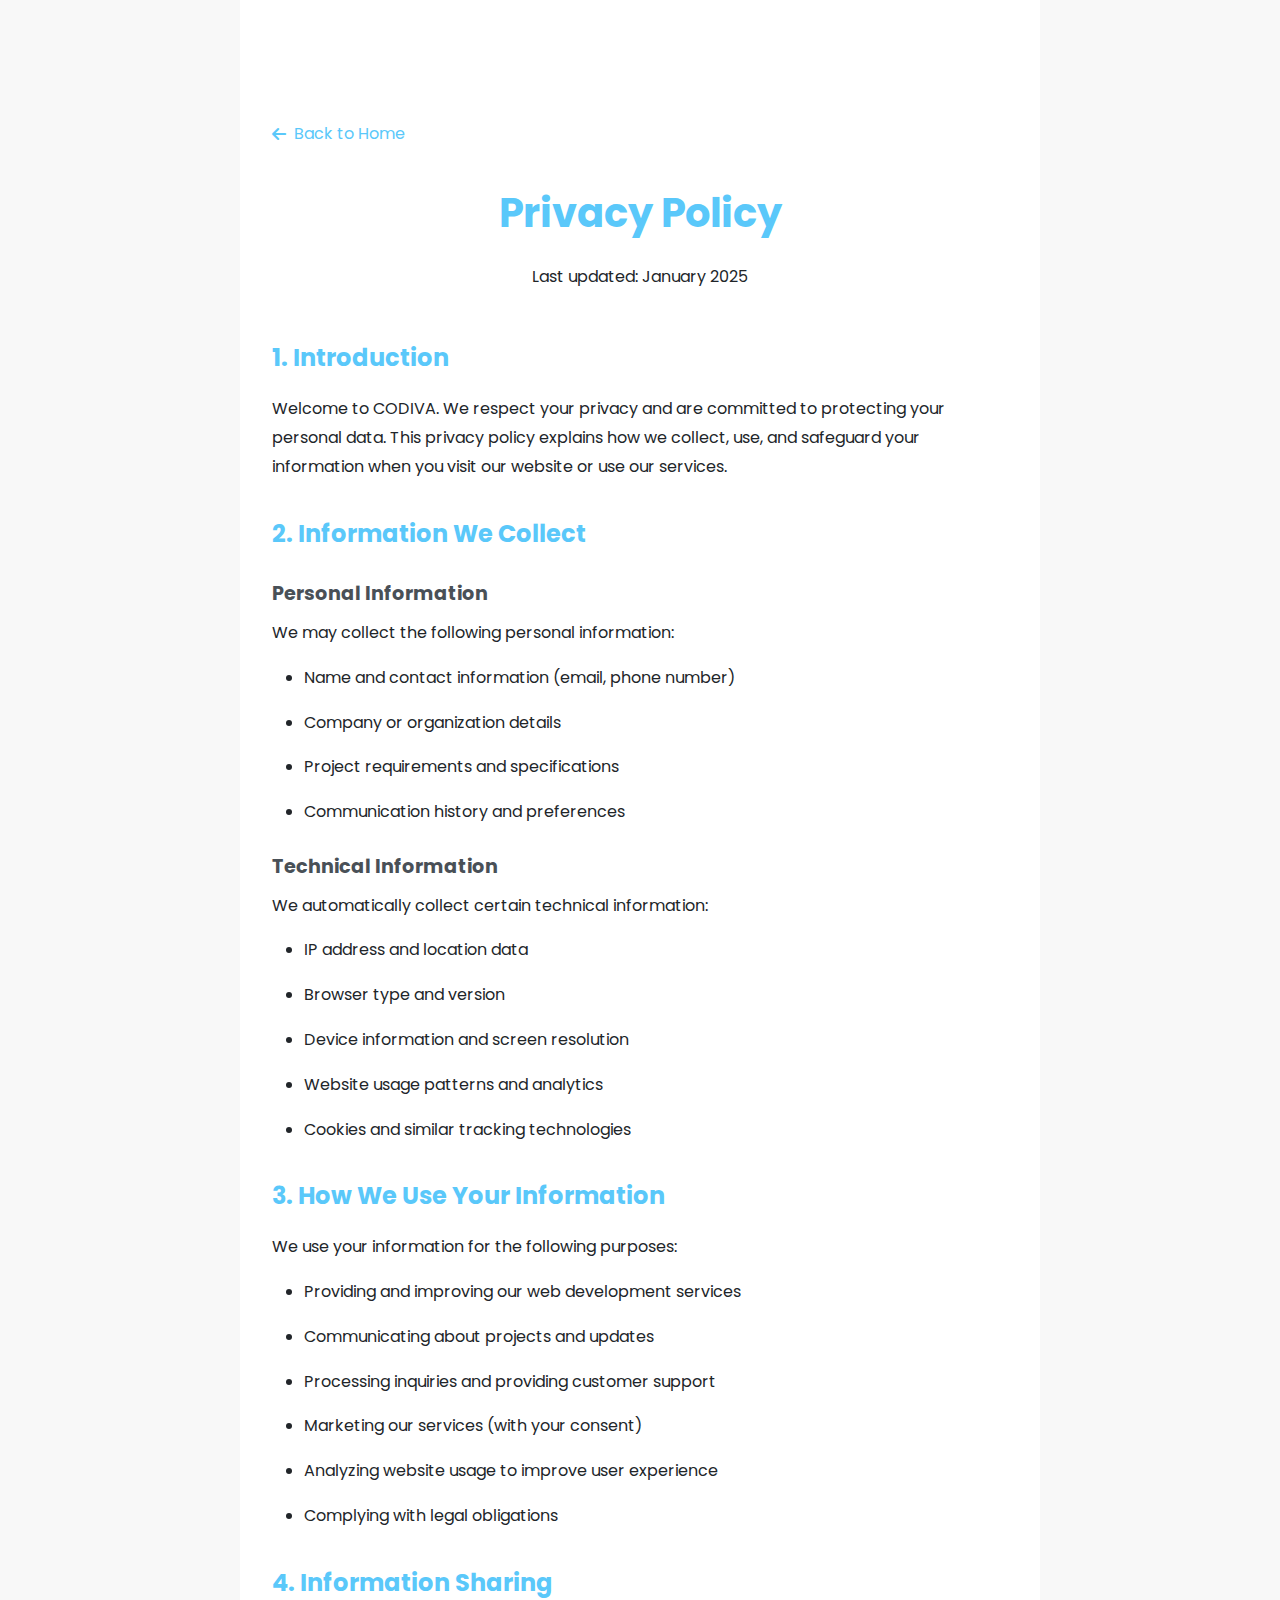
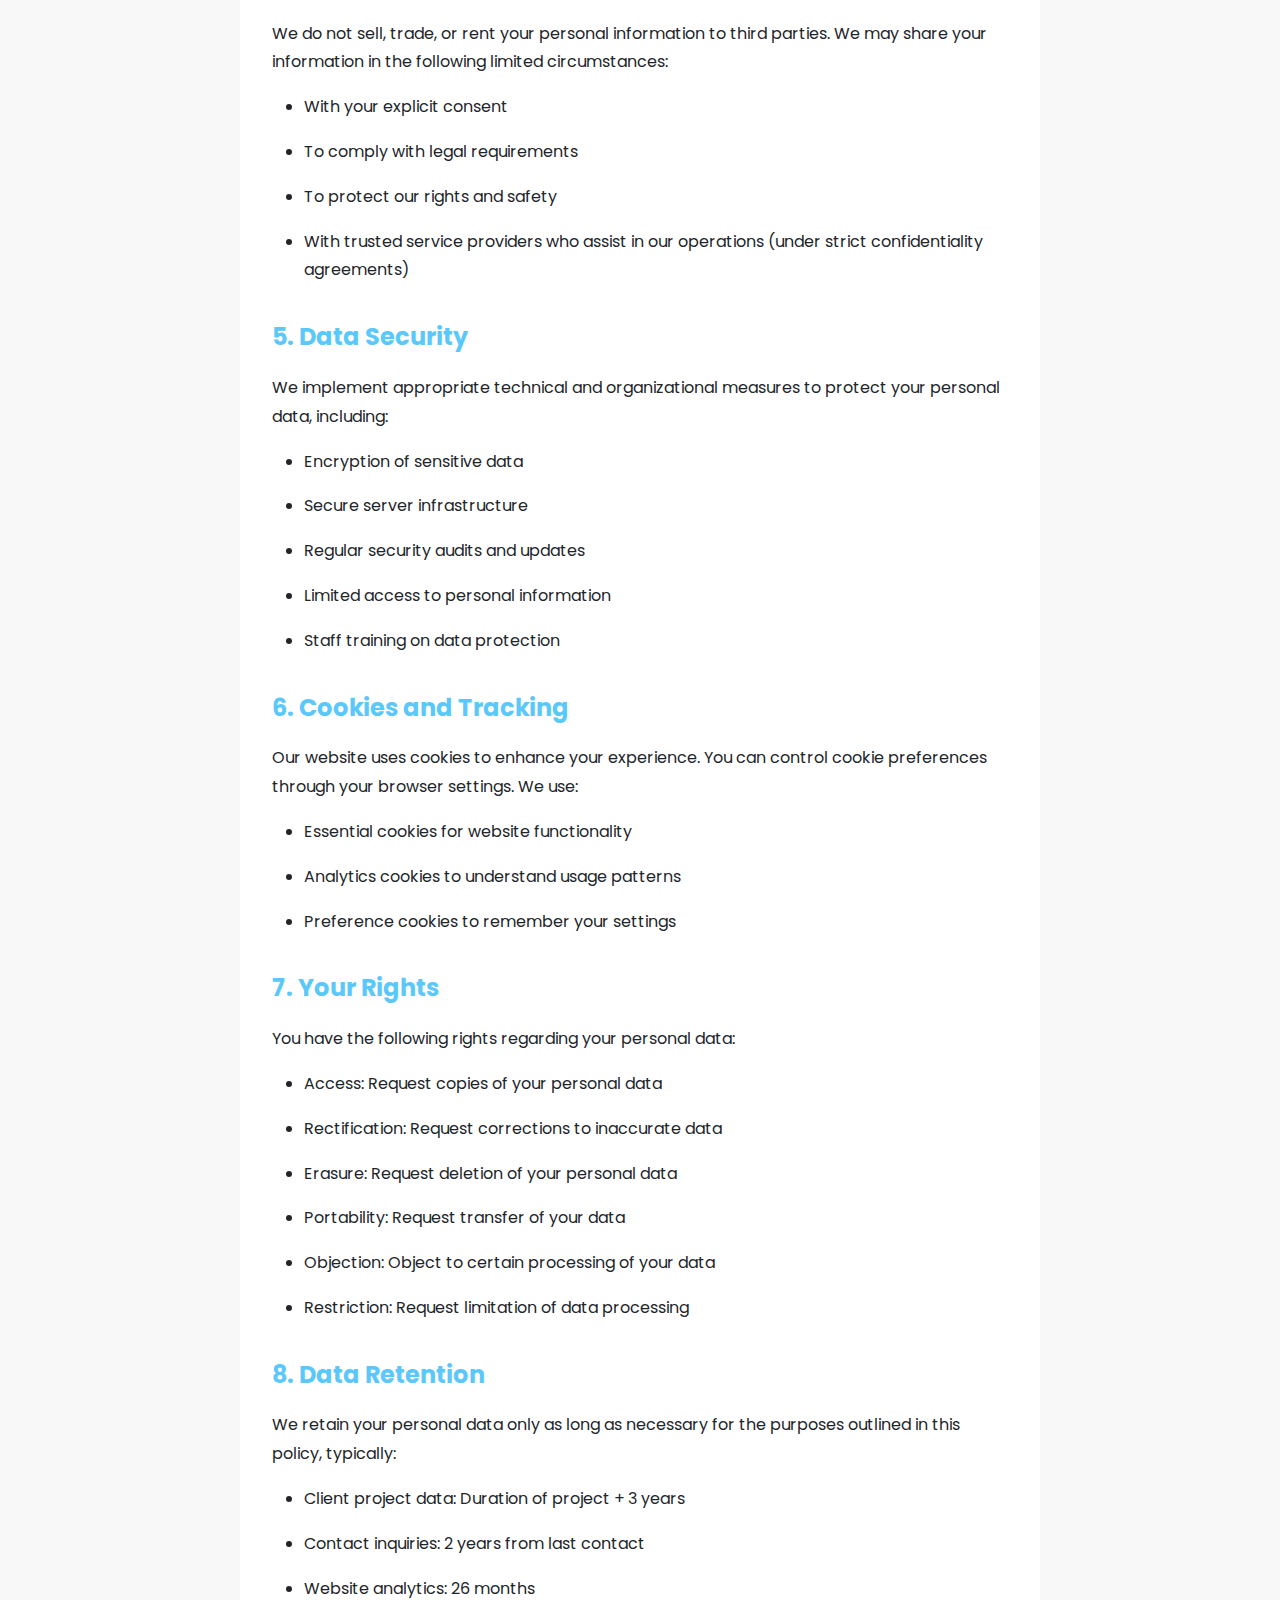
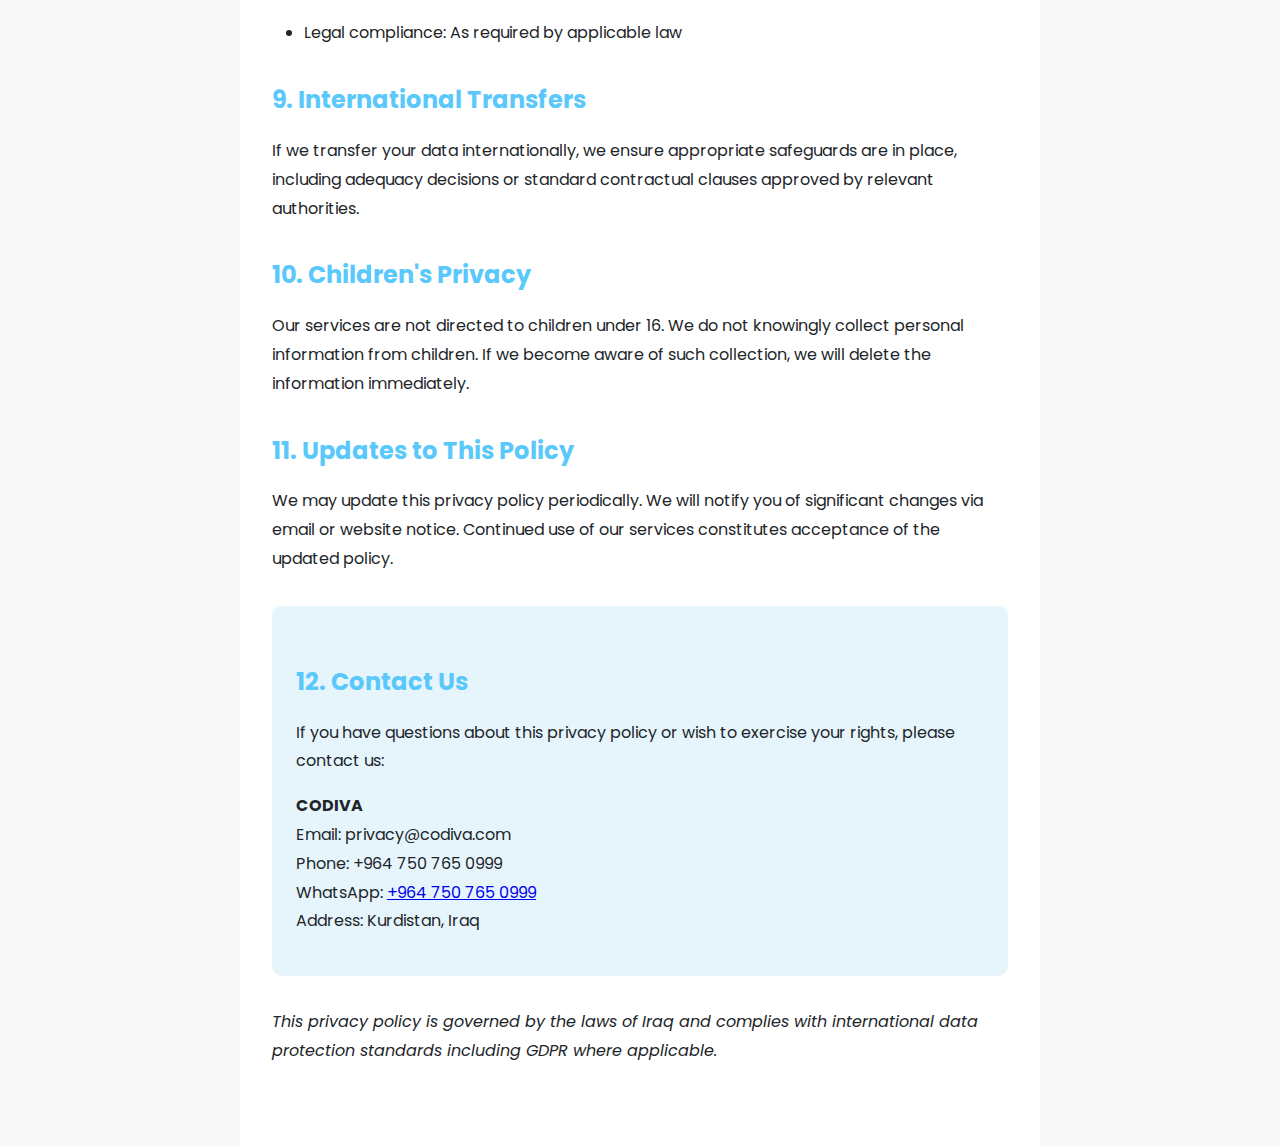
<file: privacy-policy.html>
<!DOCTYPE html>
<html lang="en" dir="ltr">
<head>
    <meta charset="UTF-8">
    <meta name="viewport" content="width=device-width, initial-scale=1.0">
    <title>Privacy Policy - CODIVA | Web Development Company</title>
    <meta name="description" content="Privacy Policy for CODIVA - Learn how we protect your personal information and data when you use our web development services.">
    <meta name="robots" content="index, follow">
    <link href="https://cdnjs.cloudflare.com/ajax/libs/font-awesome/6.0.0/css/all.min.css" rel="stylesheet">
    <link href="https://fonts.googleapis.com/css2?family=Poppins:wght@400;500;600;700&display=swap" rel="stylesheet">
    <link rel="stylesheet" href="style.css">
    <style>
        .policy-container {
            max-width: 800px;
            margin: 0 auto;
            padding: 120px 2rem 4rem;
            background: white;
        }
        .policy-header {
            text-align: center;
            margin-bottom: 3rem;
        }
        .policy-header h1 {
            color: var(--primary-color);
            font-size: 2.5rem;
            margin-bottom: 1rem;
        }
        .policy-content h2 {
            color: var(--primary-color);
            margin: 2rem 0 1rem;
            font-size: 1.5rem;
        }
        .policy-content h3 {
            color: var(--gray-dark);
            margin: 1.5rem 0 0.5rem;
            font-size: 1.2rem;
        }
        .policy-content p, .policy-content li {
            line-height: 1.8;
            margin-bottom: 1rem;
            color: var(--text-dark);
        }
        .policy-content ul {
            margin-left: 2rem;
            margin-bottom: 1rem;
        }
        .contact-info {
            background: var(--light-primary);
            padding: 1.5rem;
            border-radius: 10px;
            margin: 2rem 0;
        }
        .back-home {
            display: inline-flex;
            align-items: center;
            gap: 0.5rem;
            color: var(--primary-color);
            text-decoration: none;
            margin-bottom: 2rem;
            transition: all 0.3s ease;
        }
        .back-home:hover {
            transform: translateX(-5px);
        }
    </style>
</head>
<body>
    <div class="policy-container">
        <a href="index.html" class="back-home">
            <i class="fas fa-arrow-left"></i>
            Back to Home
        </a>
        
        <div class="policy-header">
            <h1>Privacy Policy</h1>
            <p>Last updated: January 2025</p>
        </div>
        
        <div class="policy-content">
            <h2>1. Introduction</h2>
            <p>Welcome to CODIVA. We respect your privacy and are committed to protecting your personal data. This privacy policy explains how we collect, use, and safeguard your information when you visit our website or use our services.</p>
            
            <h2>2. Information We Collect</h2>
            <h3>Personal Information</h3>
            <p>We may collect the following personal information:</p>
            <ul>
                <li>Name and contact information (email, phone number)</li>
                <li>Company or organization details</li>
                <li>Project requirements and specifications</li>
                <li>Communication history and preferences</li>
            </ul>
            
            <h3>Technical Information</h3>
            <p>We automatically collect certain technical information:</p>
            <ul>
                <li>IP address and location data</li>
                <li>Browser type and version</li>
                <li>Device information and screen resolution</li>
                <li>Website usage patterns and analytics</li>
                <li>Cookies and similar tracking technologies</li>
            </ul>
            
            <h2>3. How We Use Your Information</h2>
            <p>We use your information for the following purposes:</p>
            <ul>
                <li>Providing and improving our web development services</li>
                <li>Communicating about projects and updates</li>
                <li>Processing inquiries and providing customer support</li>
                <li>Marketing our services (with your consent)</li>
                <li>Analyzing website usage to improve user experience</li>
                <li>Complying with legal obligations</li>
            </ul>
            
            <h2>4. Information Sharing</h2>
            <p>We do not sell, trade, or rent your personal information to third parties. We may share your information in the following limited circumstances:</p>
            <ul>
                <li>With your explicit consent</li>
                <li>To comply with legal requirements</li>
                <li>To protect our rights and safety</li>
                <li>With trusted service providers who assist in our operations (under strict confidentiality agreements)</li>
            </ul>
            
            <h2>5. Data Security</h2>
            <p>We implement appropriate technical and organizational measures to protect your personal data, including:</p>
            <ul>
                <li>Encryption of sensitive data</li>
                <li>Secure server infrastructure</li>
                <li>Regular security audits and updates</li>
                <li>Limited access to personal information</li>
                <li>Staff training on data protection</li>
            </ul>
            
            <h2>6. Cookies and Tracking</h2>
            <p>Our website uses cookies to enhance your experience. You can control cookie preferences through your browser settings. We use:</p>
            <ul>
                <li>Essential cookies for website functionality</li>
                <li>Analytics cookies to understand usage patterns</li>
                <li>Preference cookies to remember your settings</li>
            </ul>
            
            <h2>7. Your Rights</h2>
            <p>You have the following rights regarding your personal data:</p>
            <ul>
                <li>Access: Request copies of your personal data</li>
                <li>Rectification: Request corrections to inaccurate data</li>
                <li>Erasure: Request deletion of your personal data</li>
                <li>Portability: Request transfer of your data</li>
                <li>Objection: Object to certain processing of your data</li>
                <li>Restriction: Request limitation of data processing</li>
            </ul>
            
            <h2>8. Data Retention</h2>
            <p>We retain your personal data only as long as necessary for the purposes outlined in this policy, typically:</p>
            <ul>
                <li>Client project data: Duration of project + 3 years</li>
                <li>Contact inquiries: 2 years from last contact</li>
                <li>Website analytics: 26 months</li>
                <li>Legal compliance: As required by applicable law</li>
            </ul>
            
            <h2>9. International Transfers</h2>
            <p>If we transfer your data internationally, we ensure appropriate safeguards are in place, including adequacy decisions or standard contractual clauses approved by relevant authorities.</p>
            
            <h2>10. Children's Privacy</h2>
            <p>Our services are not directed to children under 16. We do not knowingly collect personal information from children. If we become aware of such collection, we will delete the information immediately.</p>
            
            <h2>11. Updates to This Policy</h2>
            <p>We may update this privacy policy periodically. We will notify you of significant changes via email or website notice. Continued use of our services constitutes acceptance of the updated policy.</p>
            
            <div class="contact-info">
                <h2>12. Contact Us</h2>
                <p>If you have questions about this privacy policy or wish to exercise your rights, please contact us:</p>
                <p><strong>CODIVA</strong><br>
                Email: privacy@codiva.com<br>
                Phone: +964 750 765 0999<br>
                WhatsApp: <a href="https://wa.me/+9647507650999">+964 750 765 0999</a><br>
                Address: Kurdistan, Iraq</p>
            </div>
            
            <p><em>This privacy policy is governed by the laws of Iraq and complies with international data protection standards including GDPR where applicable.</em></p>
        </div>
    </div>
    
    <script>
        // Simple analytics tracking opt-out
        if (localStorage.getItem('analytics-opt-out') === 'true') {
            console.log('Analytics tracking disabled by user preference');
        }
        
        // Cookie consent banner (simple implementation)
        if (!localStorage.getItem('cookie-consent')) {
            setTimeout(() => {
                if (confirm('This website uses cookies to improve your experience. By continuing to browse, you consent to our use of cookies. View our Privacy Policy for more details.')) {
                    localStorage.setItem('cookie-consent', 'accepted');
                } else {
                    localStorage.setItem('analytics-opt-out', 'true');
                }
            }, 2000);
        }
    </script>
</body>
</html>
</file>
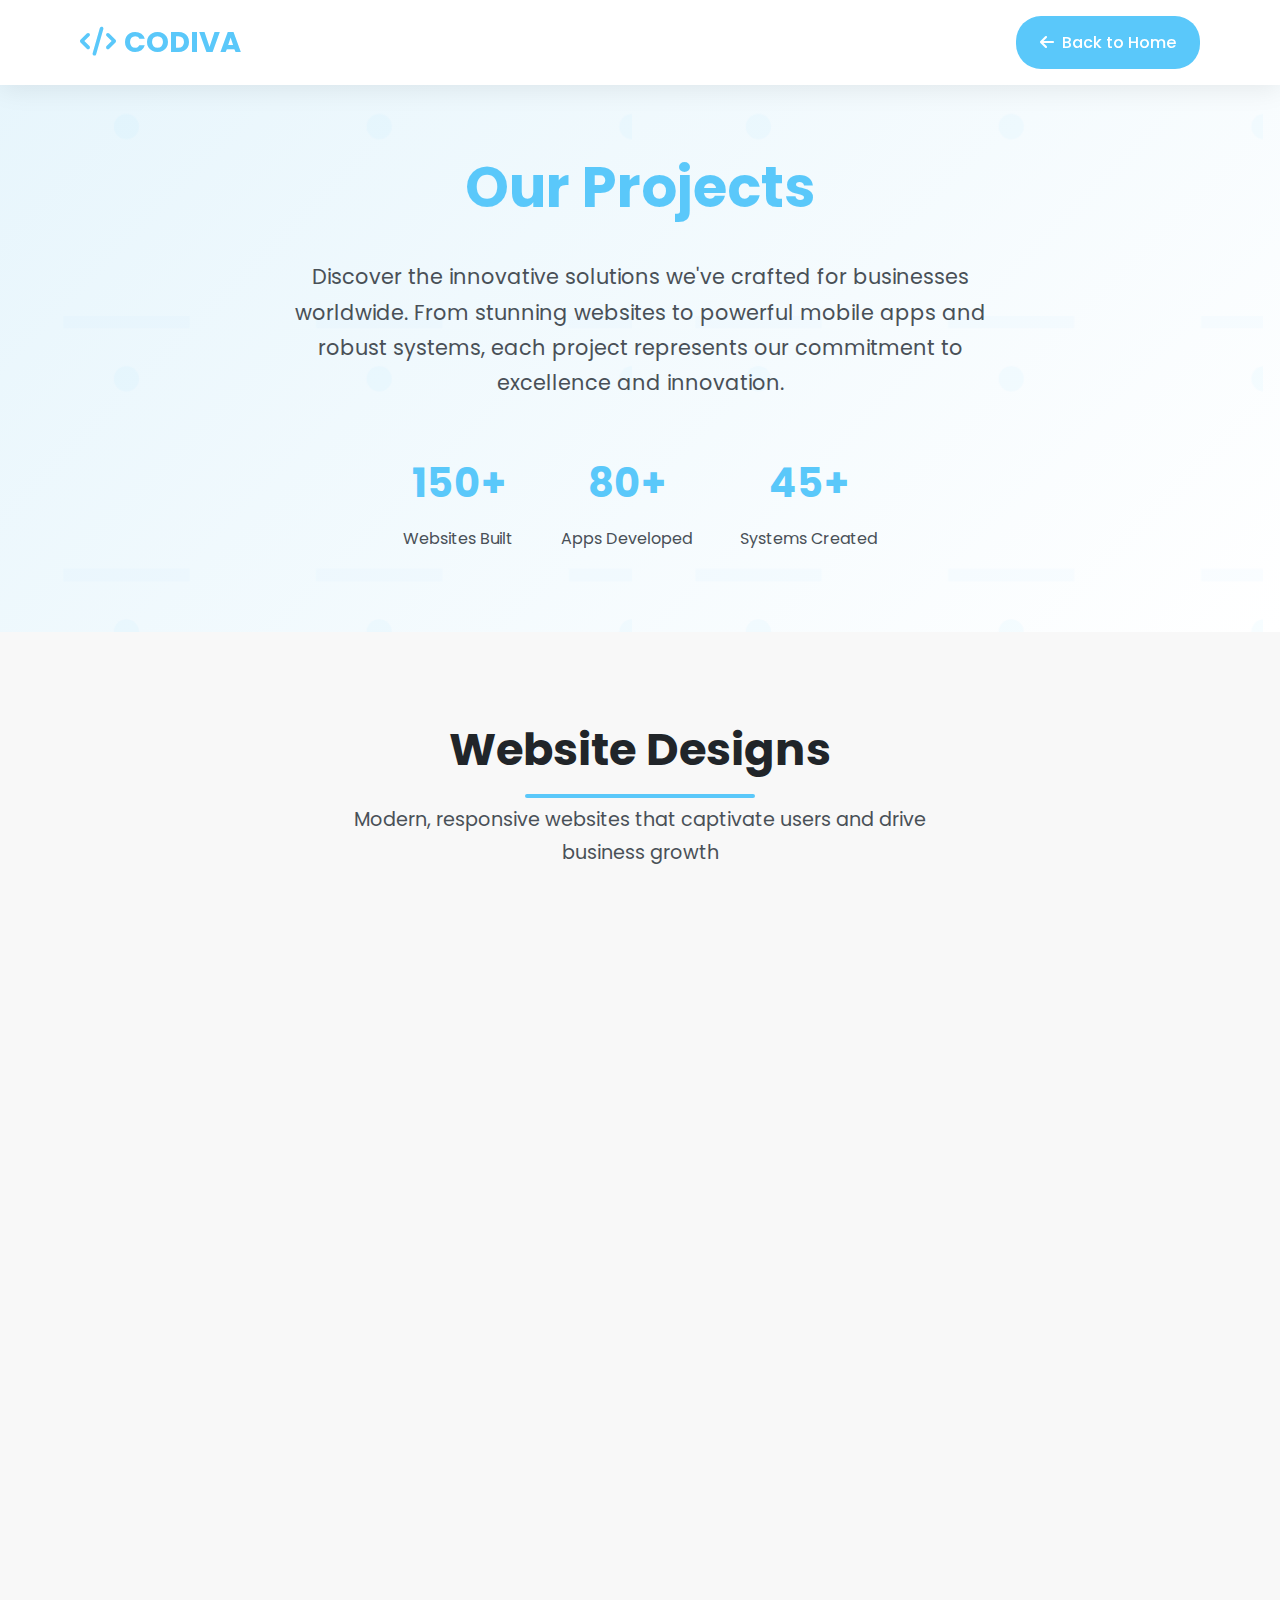
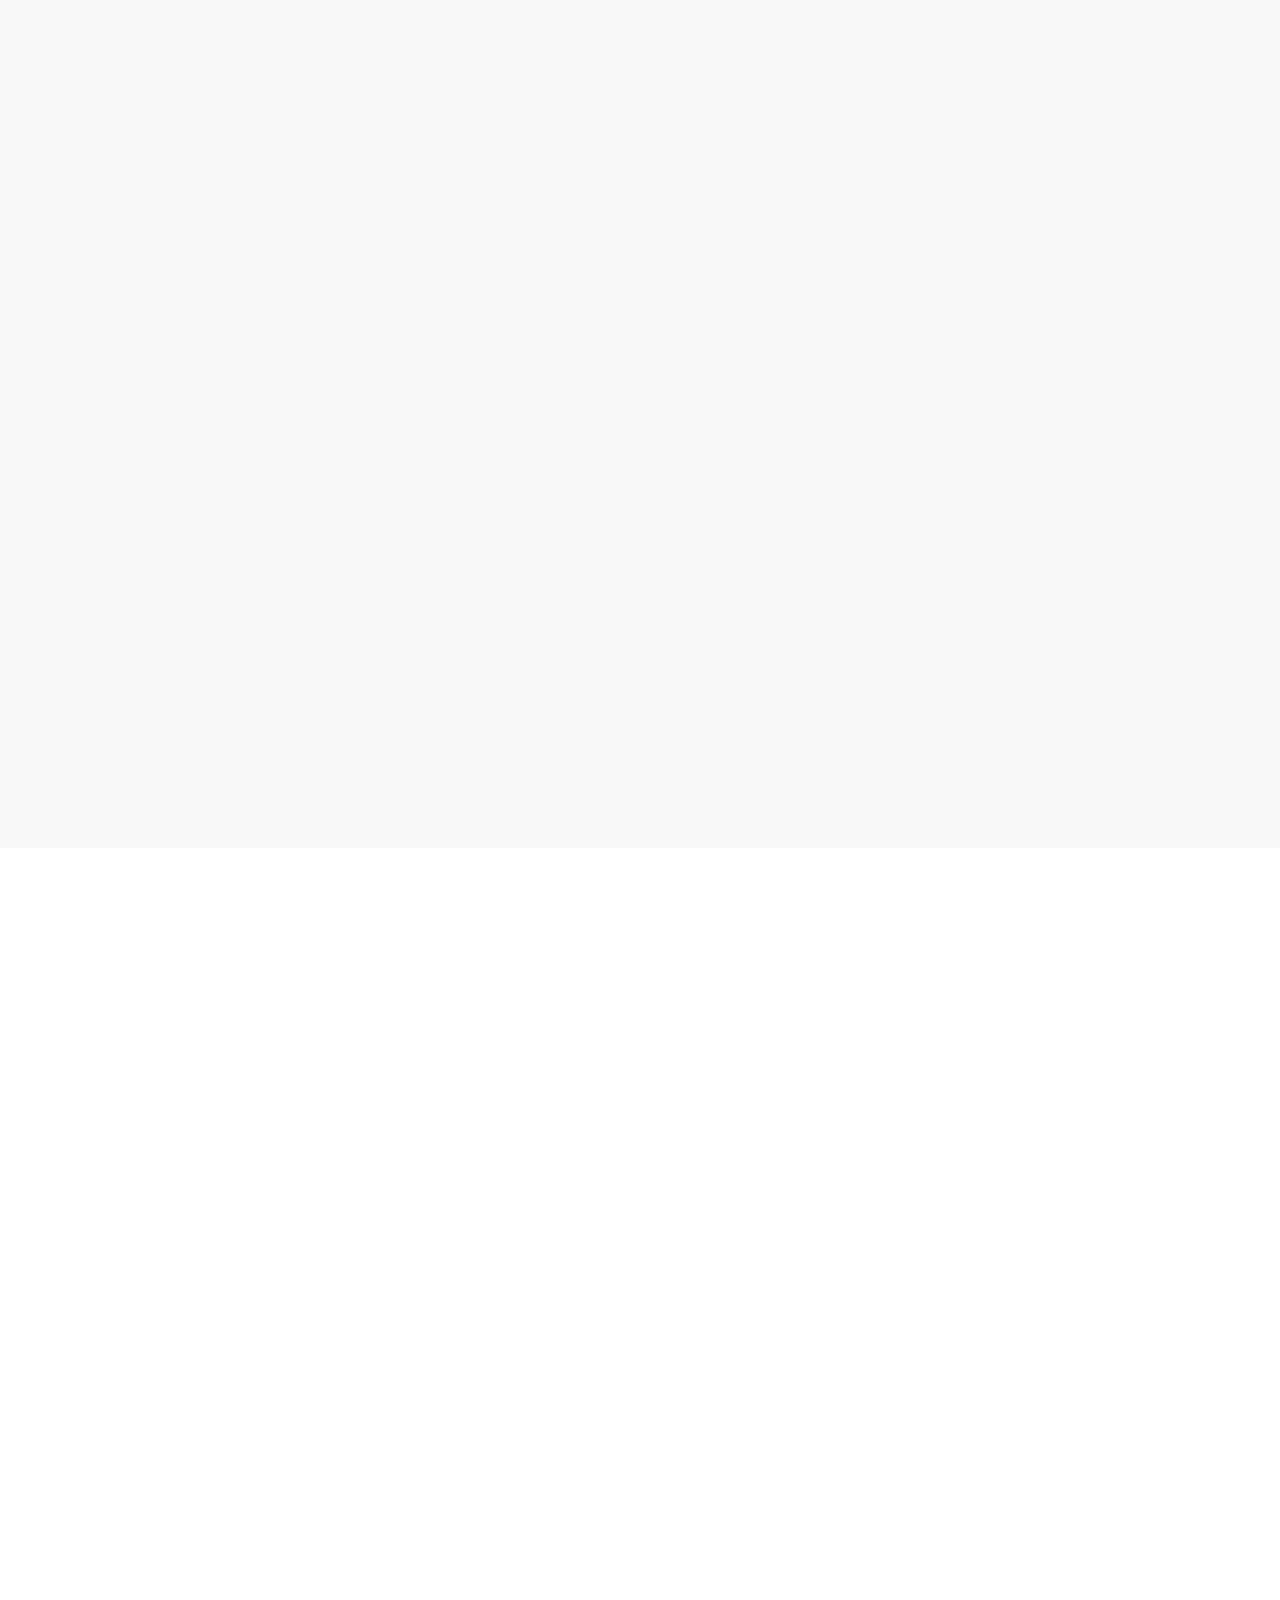
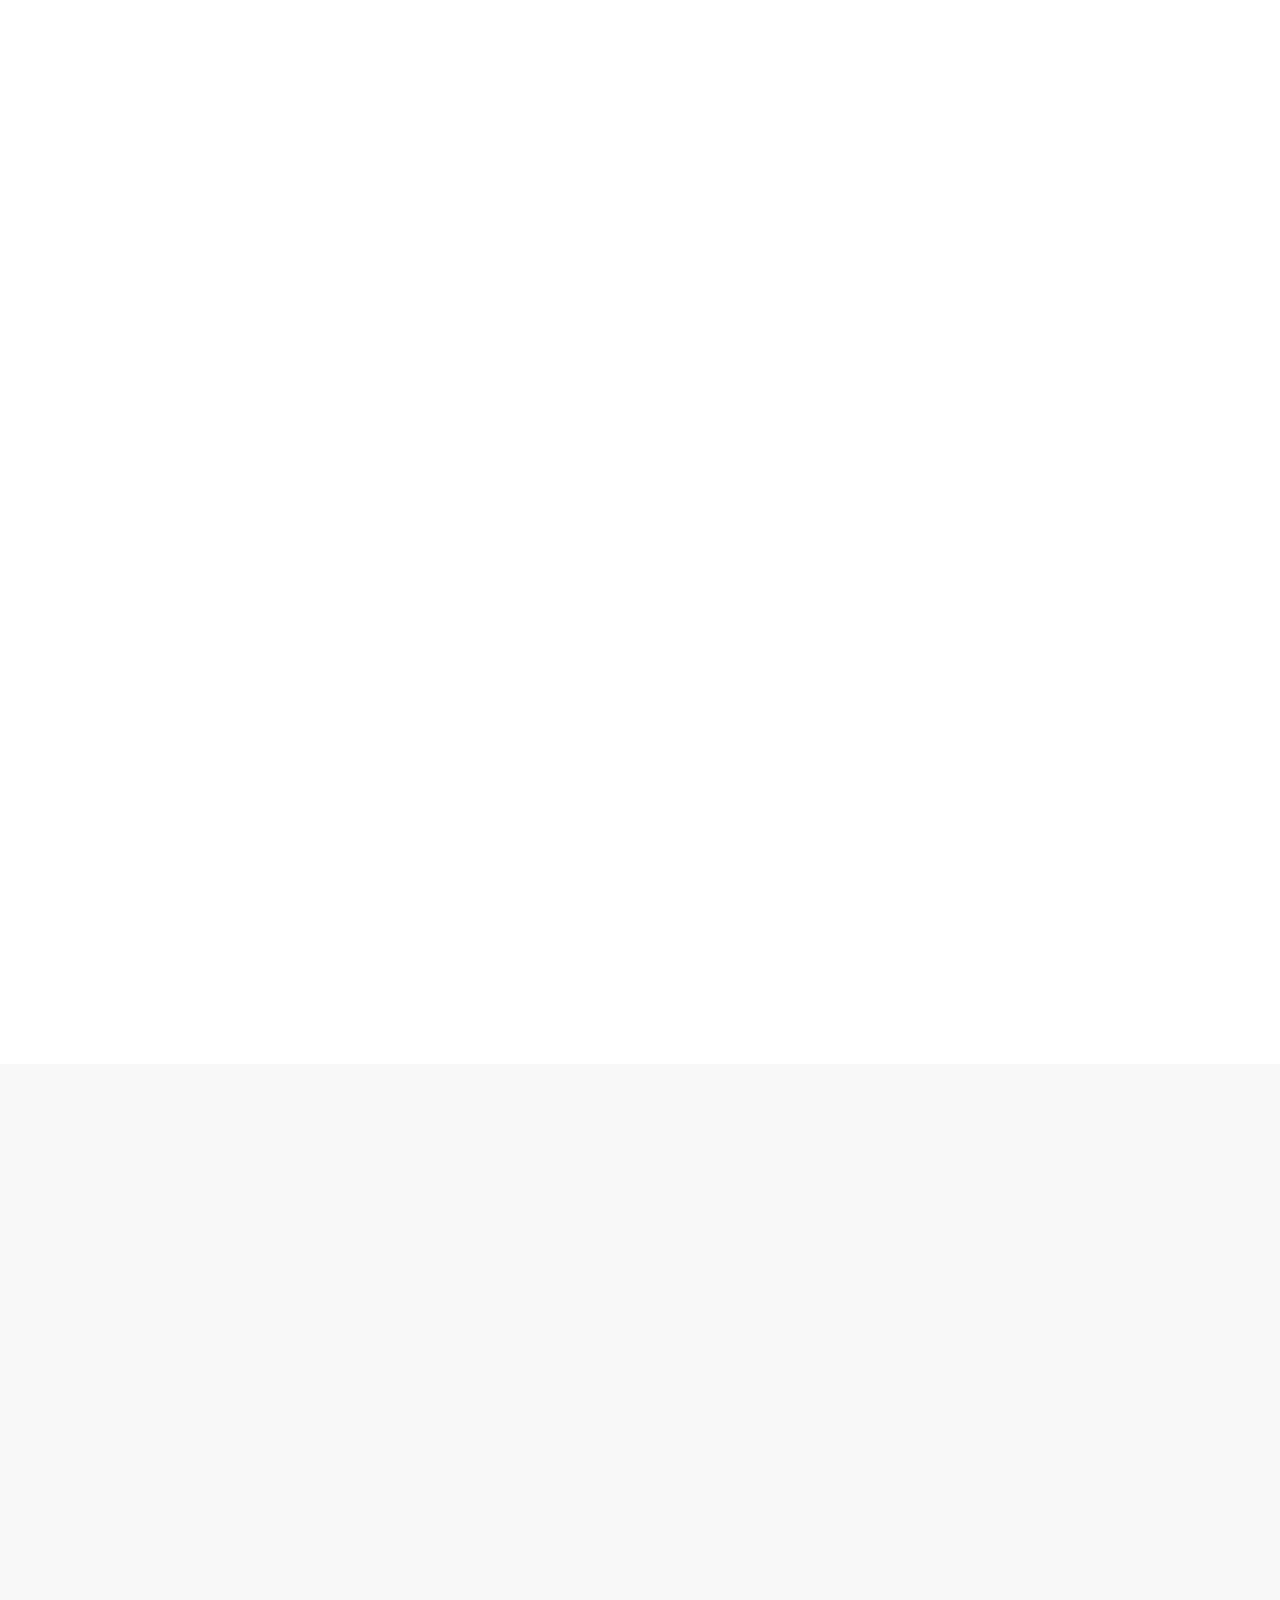
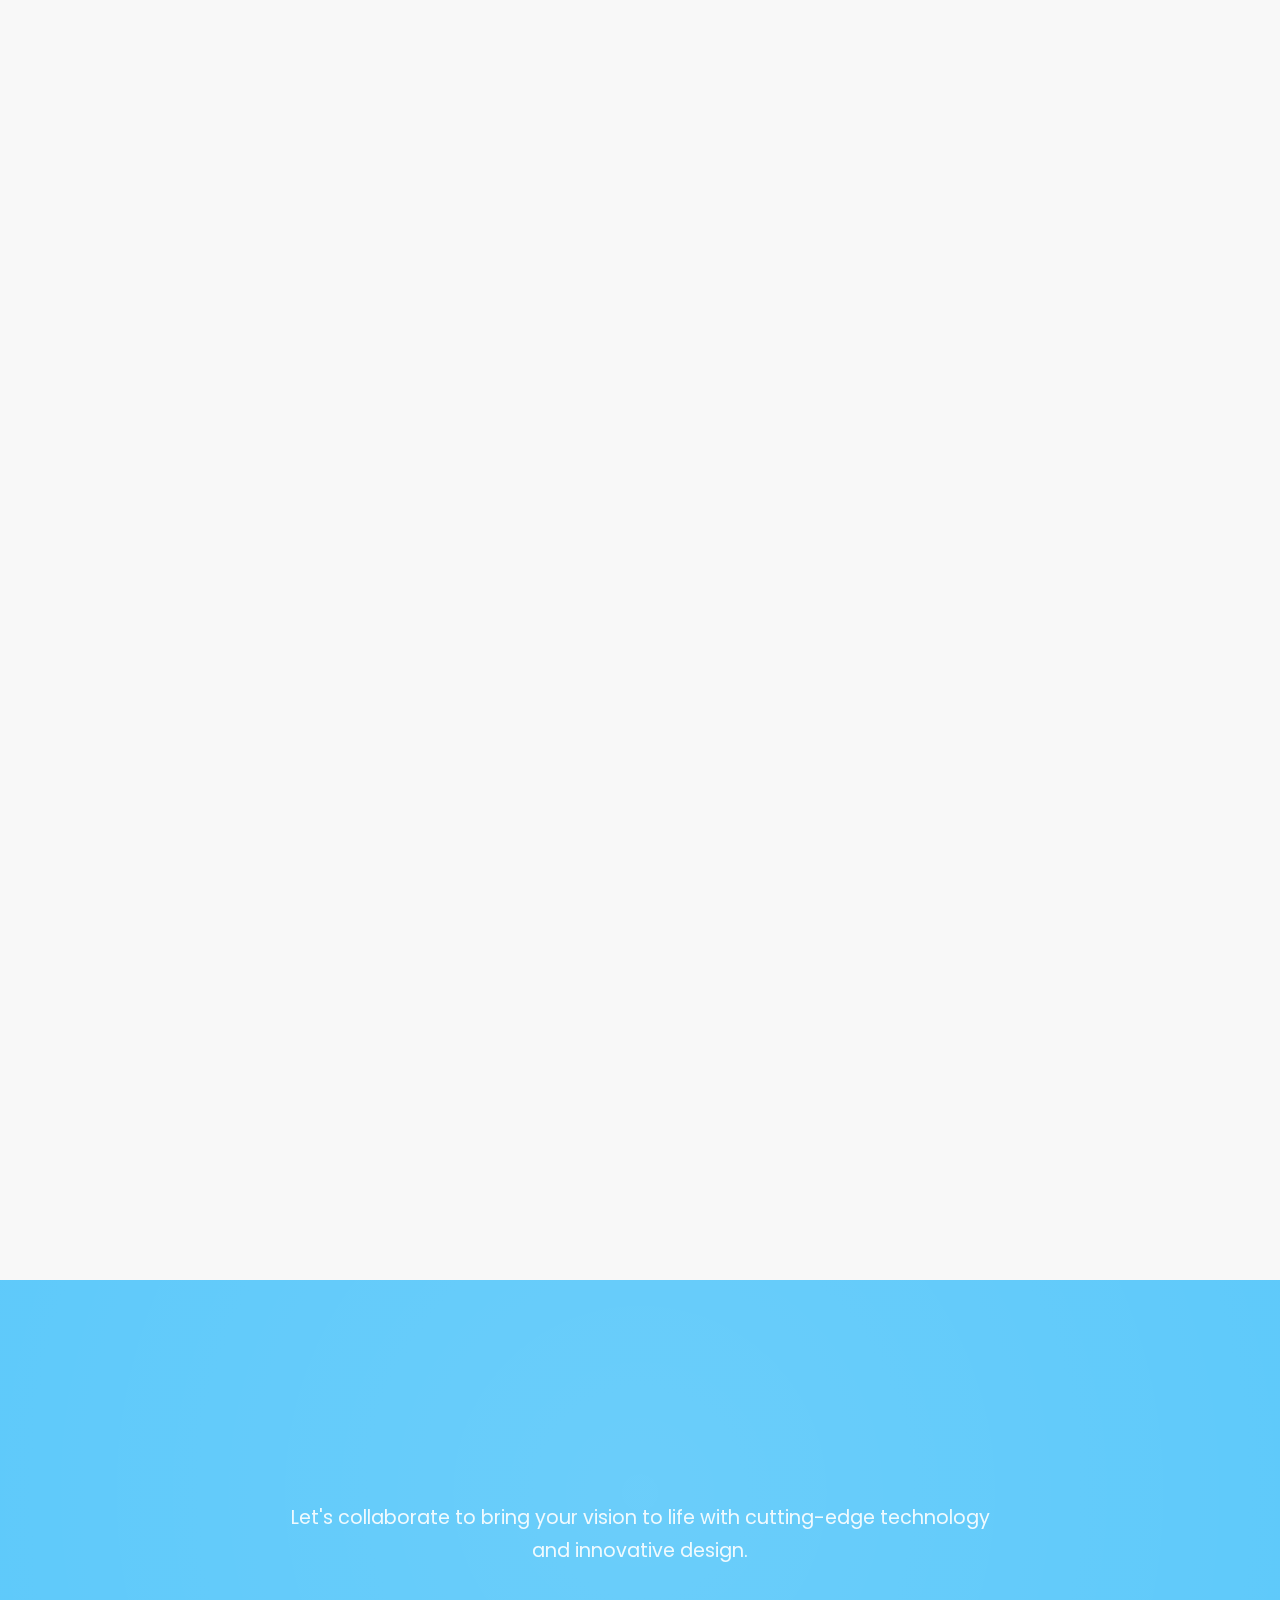
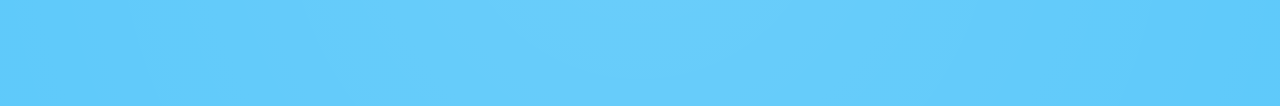
<file: projects-index.html>
<!DOCTYPE html>
<html lang="en" dir="ltr">
<head>
    <meta charset="UTF-8">
    <meta name="viewport" content="width=device-width, initial-scale=1.0, maximum-scale=1.0, user-scalable=no">
    <title>Our Projects - CODIVA</title>
    <meta name="description" content="Explore CODIVA's portfolio of innovative websites, mobile apps, and custom systems that transform businesses worldwide.">
    <link href="https://cdnjs.cloudflare.com/ajax/libs/font-awesome/6.0.0/css/all.min.css" rel="stylesheet">
    <link href="https://fonts.googleapis.com/css2?family=Montserrat:wght@400;700&family=Poppins:wght@400;500;600;700&family=Fira+Code:wght@400;500;600&display=swap" rel="stylesheet">
    <link rel="stylesheet" href="projects-style.css">
</head>
<body>
    <!-- Header -->
    <header class="header">
        <div class="nav-container">
            <a href="#" class="logo">
                <i class="fas fa-code"></i>
                CODIVA
            </a>
            <a href="index.html" class="back-home">
                <i class="fas fa-arrow-left"></i>
                Back to Home
            </a>
        </div>
    </header>

    <!-- Hero Section -->
    <section class="hero">
        <div class="hero-container">
            <h1 class="reveal">Our Projects</h1>
            <p class="reveal">
                Discover the innovative solutions we've crafted for businesses worldwide. From stunning websites to powerful mobile apps and robust systems, each project represents our commitment to excellence and innovation.
            </p>
            
            <div class="project-stats reveal">
                <div class="stat-item">
                    <div class="stat-number">150+</div>
                    <div class="stat-label">Websites Built</div>
                </div>
                <div class="stat-item">
                    <div class="stat-number">80+</div>
                    <div class="stat-label">Apps Developed</div>
                </div>
                <div class="stat-item">
                    <div class="stat-number">45+</div>
                    <div class="stat-label">Systems Created</div>
                </div>
            </div>
        </div>
    </section>

    <!-- Website Projects -->
    <section class="project-category website-projects">
        <div class="category-container">
            <div class="category-header reveal">
                <h2>Website Designs</h2>
                <p>Modern, responsive websites that captivate users and drive business growth</p>
            </div>
            
            <div class="projects-grid">
                <div class="project-card reveal">
                    <div class="project-image">
                        <i class="fas fa-globe project-icon"></i>
                    </div>
                    <div class="project-content">
                        <h3 class="project-title">E-Commerce Platform</h3>
                        <p class="project-description">A comprehensive online shopping platform with advanced features and seamless user experience.</p>
                        <ul class="project-features">
                            <li>Responsive design for all devices</li>
                            <li>Payment gateway integration</li>
                            <li>Inventory management system</li>
                            <li>SEO optimized structure</li>
                        </ul>
                        <div class="project-tech">
                            <span class="tech-tag">React</span>
                            <span class="tech-tag">Node.js</span>
                            <span class="tech-tag">MongoDB</span>
                            <span class="tech-tag">Stripe</span>
                        </div>
                        <a href="#" class="project-link">
                            View Project <i class="fas fa-external-link-alt"></i>
                        </a>
                    </div>
                </div>

                <div class="project-card reveal">
                    <div class="project-image">
                        <i class="fas fa-building project-icon"></i>
                    </div>
                    <div class="project-content">
                        <h3 class="project-title">Corporate Website</h3>
                        <p class="project-description">Professional corporate website with modern design and content management capabilities.</p>
                        <ul class="project-features">
                            <li>Custom CMS integration</li>
                            <li>Multi-language support</li>
                            <li>Contact forms and analytics</li>
                            <li>Fast loading optimization</li>
                        </ul>
                        <div class="project-tech">
                            <span class="tech-tag">WordPress</span>
                            <span class="tech-tag">PHP</span>
                            <span class="tech-tag">MySQL</span>
                            <span class="tech-tag">CSS3</span>
                        </div>
                        <a href="#" class="project-link">
                            View Project <i class="fas fa-external-link-alt"></i>
                        </a>
                    </div>
                </div>

                <div class="project-card reveal">
                    <div class="project-image">
                        <i class="fas fa-utensils project-icon"></i>
                    </div>
                    <div class="project-content">
                        <h3 class="project-title">Restaurant Website</h3>
                        <p class="project-description">Appetizing restaurant website with online ordering and reservation system.</p>
                        <ul class="project-features">
                            <li>Digital menu showcase</li>
                            <li>Online reservation system</li>
                            <li>Food delivery integration</li>
                            <li>Customer review system</li>
                        </ul>
                        <div class="project-tech">
                            <span class="tech-tag">Vue.js</span>
                            <span class="tech-tag">Laravel</span>
                            <span class="tech-tag">PostgreSQL</span>
                            <span class="tech-tag">PWA</span>
                        </div>
                        <a href="#" class="project-link">
                            View Project <i class="fas fa-external-link-alt"></i>
                        </a>
                    </div>
                </div>
            </div>
        </div>
    </section>

    <!-- Mobile App Projects -->
    <section class="project-category app-projects">
        <div class="category-container">
            <div class="category-header reveal">
                <h2>Mobile Applications</h2>
                <p>Native and cross-platform apps that deliver exceptional user experiences</p>
            </div>
            
            <div class="projects-grid">
                <div class="project-card reveal">
                    <div class="project-image">
                        <i class="fas fa-shopping-cart project-icon"></i>
                    </div>
                    <div class="project-content">
                        <h3 class="project-title">Shopping App</h3>
                        <p class="project-description">Feature-rich mobile shopping application with seamless checkout and user engagement.</p>
                        <ul class="project-features">
                            <li>Cross-platform compatibility</li>
                            <li>Push notifications</li>
                            <li>Offline browsing capability</li>
                            <li>Social media integration</li>
                        </ul>
                        <div class="project-tech">
                            <span class="tech-tag">Flutter</span>
                            <span class="tech-tag">Firebase</span>
                            <span class="tech-tag">API</span>
                            <span class="tech-tag">Payment</span>
                        </div>
                        <a href="#" class="project-link">
                            View Project <i class="fas fa-external-link-alt"></i>
                        </a>
                    </div>
                </div>

                <div class="project-card reveal">
                    <div class="project-image">
                        <i class="fas fa-heartbeat project-icon"></i>
                    </div>
                    <div class="project-content">
                        <h3 class="project-title">Healthcare App</h3>
                        <p class="project-description">Comprehensive healthcare management app for patients and medical professionals.</p>
                        <ul class="project-features">
                            <li>Patient record management</li>
                            <li>Appointment scheduling</li>
                            <li>Telemedicine integration</li>
                            <li>Health tracking features</li>
                        </ul>
                        <div class="project-tech">
                            <span class="tech-tag">React Native</span>
                            <span class="tech-tag">Node.js</span>
                            <span class="tech-tag">MongoDB</span>
                            <span class="tech-tag">WebRTC</span>
                        </div>
                        <a href="#" class="project-link">
                            View Project <i class="fas fa-external-link-alt"></i>
                        </a>
                    </div>
                </div>

                <div class="project-card reveal">
                    <div class="project-image">
                        <i class="fas fa-graduation-cap project-icon"></i>
                    </div>
                    <div class="project-content">
                        <h3 class="project-title">Education App</h3>
                        <p class="project-description">Interactive learning platform with gamification and progress tracking.</p>
                        <ul class="project-features">
                            <li>Interactive learning modules</li>
                            <li>Progress tracking system</li>
                            <li>Gamification elements</li>
                            <li>Offline content access</li>
                        </ul>
                        <div class="project-tech">
                            <span class="tech-tag">Kotlin</span>
                            <span class="tech-tag">Swift</span>
                            <span class="tech-tag">SQLite</span>
                            <span class="tech-tag">AI</span>
                        </div>
                        <a href="#" class="project-link">
                            View Project <i class="fas fa-external-link-alt"></i>
                        </a>
                    </div>
                </div>
            </div>
        </div>
    </section>

    <!-- System Projects -->
    <section class="project-category system-projects">
        <div class="category-container">
            <div class="category-header reveal">
                <h2>Custom Systems</h2>
                <p>Robust backend systems and enterprise solutions that power businesses</p>
            </div>
            
            <div class="projects-grid">
                <div class="project-card reveal">
                    <div class="project-image">
                        <i class="fas fa-chart-line project-icon"></i>
                    </div>
                    <div class="project-content">
                        <h3 class="project-title">Analytics Dashboard</h3>
                        <p class="project-description">Comprehensive business intelligence dashboard with real-time data visualization.</p>
                        <ul class="project-features">
                            <li>Real-time data processing</li>
                            <li>Custom report generation</li>
                            <li>Multi-user access control</li>
                            <li>Data export capabilities</li>
                        </ul>
                        <div class="project-tech">
                            <span class="tech-tag">Python</span>
                            <span class="tech-tag">Django</span>
                            <span class="tech-tag">PostgreSQL</span>
                            <span class="tech-tag">D3.js</span>
                        </div>
                        <a href="#" class="project-link">
                            View Project <i class="fas fa-external-link-alt"></i>
                        </a>
                    </div>
                </div>

                <div class="project-card reveal">
                    <div class="project-image">
                        <i class="fas fa-warehouse project-icon"></i>
                    </div>
                    <div class="project-content">
                        <h3 class="project-title">Inventory Management</h3>
                        <p class="project-description">Advanced inventory management system with automated tracking and alerts.</p>
                        <ul class="project-features">
                            <li>Automated stock tracking</li>
                            <li>Barcode scanning integration</li>
                            <li>Supplier management</li>
                            <li>Predictive analytics</li>
                        </ul>
                        <div class="project-tech">
                            <span class="tech-tag">Java</span>
                            <span class="tech-tag">Spring Boot</span>
                            <span class="tech-tag">MySQL</span>
                            <span class="tech-tag">Docker</span>
                        </div>
                        <a href="#" class="project-link">
                            View Project <i class="fas fa-external-link-alt"></i>
                        </a>
                    </div>
                </div>

                <div class="project-card reveal">
                    <div class="project-image">
                        <i class="fas fa-shield-alt project-icon"></i>
                    </div>
                    <div class="project-content">
                        <h3 class="project-title">Security System</h3>
                        <p class="project-description">Enterprise-grade security management system with monitoring and access control.</p>
                        <ul class="project-features">
                            <li>Role-based access control</li>
                            <li>Real-time monitoring</li>
                            <li>Audit trail logging</li>
                            <li>Threat detection alerts</li>
                        </ul>
                        <div class="project-tech">
                            <span class="tech-tag">C#</span>
                            <span class="tech-tag">.NET Core</span>
                            <span class="tech-tag">Redis</span>
                            <span class="tech-tag">Azure</span>
                        </div>
                        <a href="#" class="project-link">
                            View Project <i class="fas fa-external-link-alt"></i>
                        </a>
                    </div>
                </div>
            </div>
        </div>
    </section>

    

    <!-- Contact CTA -->
    <section class="contact-cta">
        <div class="cta-container">
            <h2 class="reveal">Ready to Start Your Project?</h2>
            <p class="reveal">Let's collaborate to bring your vision to life with cutting-edge technology and innovative design.</p>
            <div class="cta-buttons reveal">
                <a href="index.html#contact" class="cta-btn">
                    <i class="fas fa-envelope"></i>
                    Get in Touch
                </a>
                <a href="index.html" class="cta-btn">
                    <i class="fas fa-home"></i>
                    Back to Home
                </a>
            </div>
        </div>
    </section>

    <script src="projects-script.js"></script>
</body>
</html>
</file>
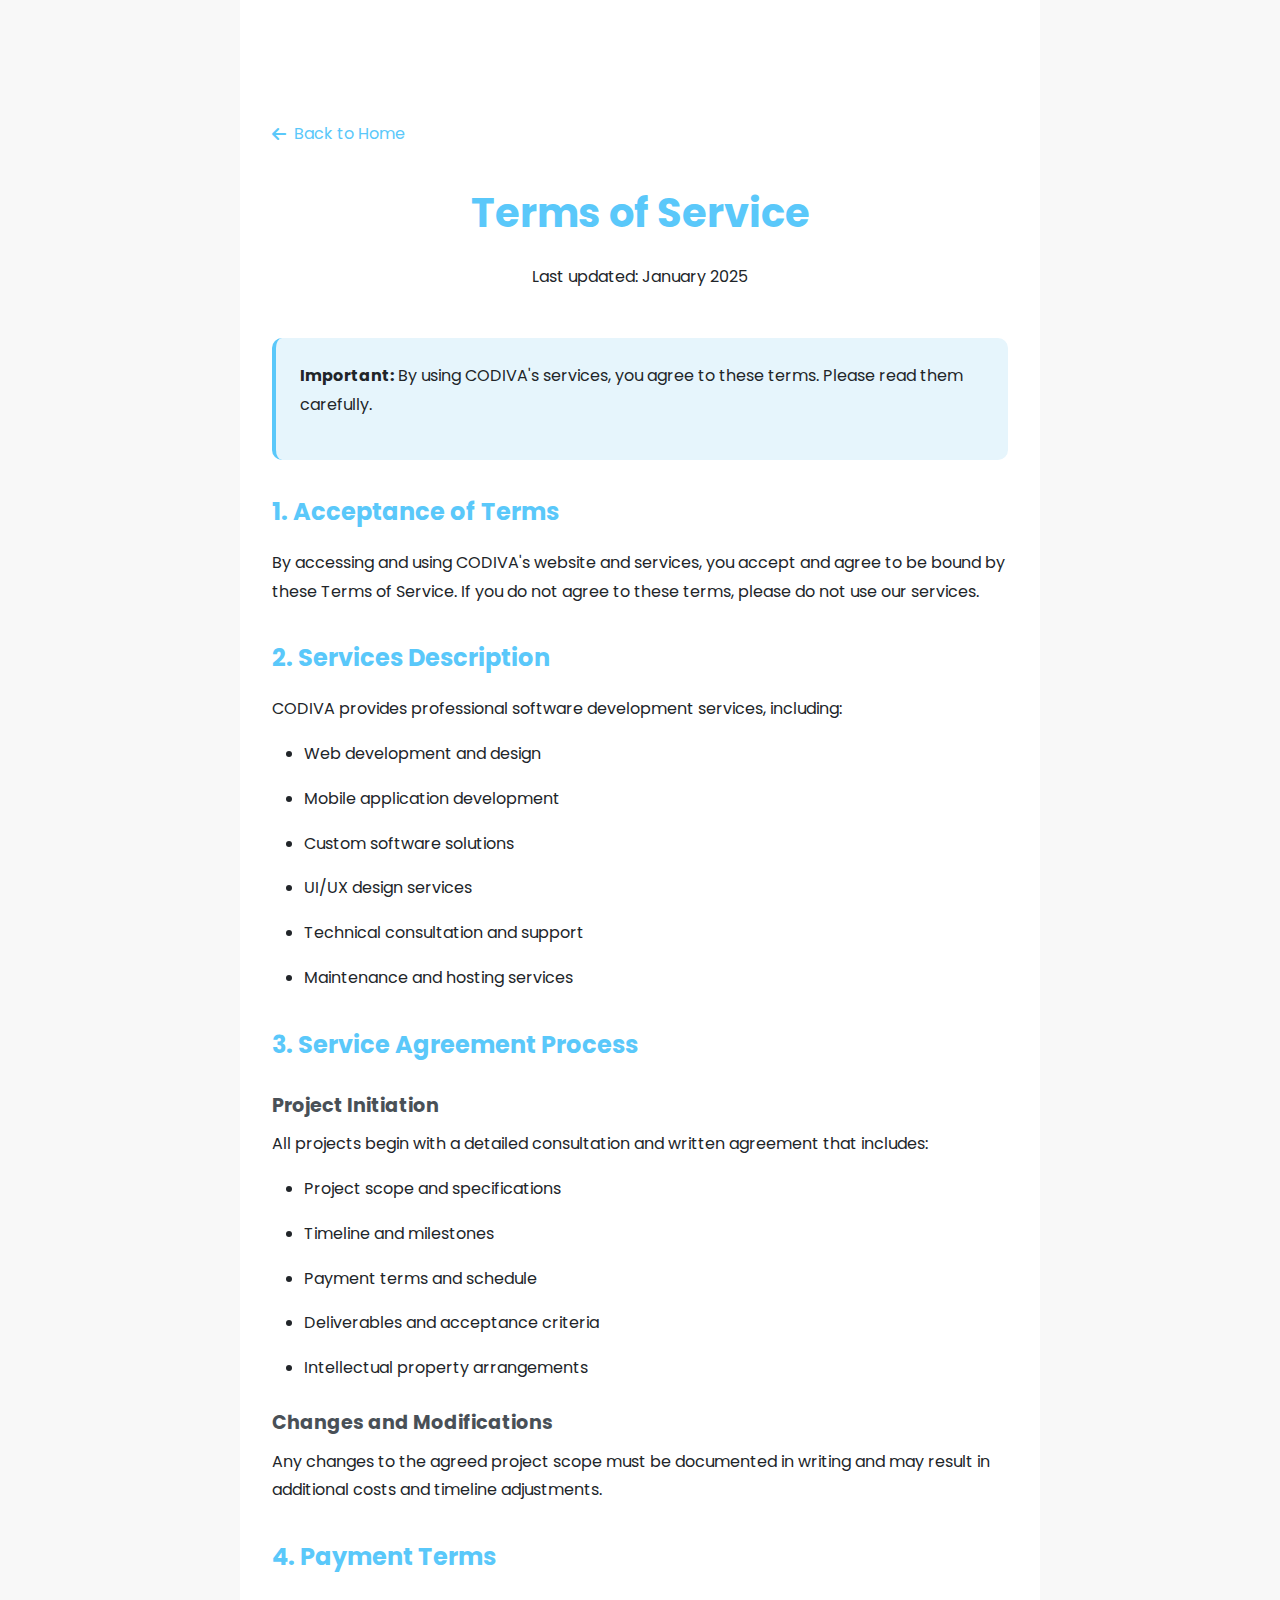
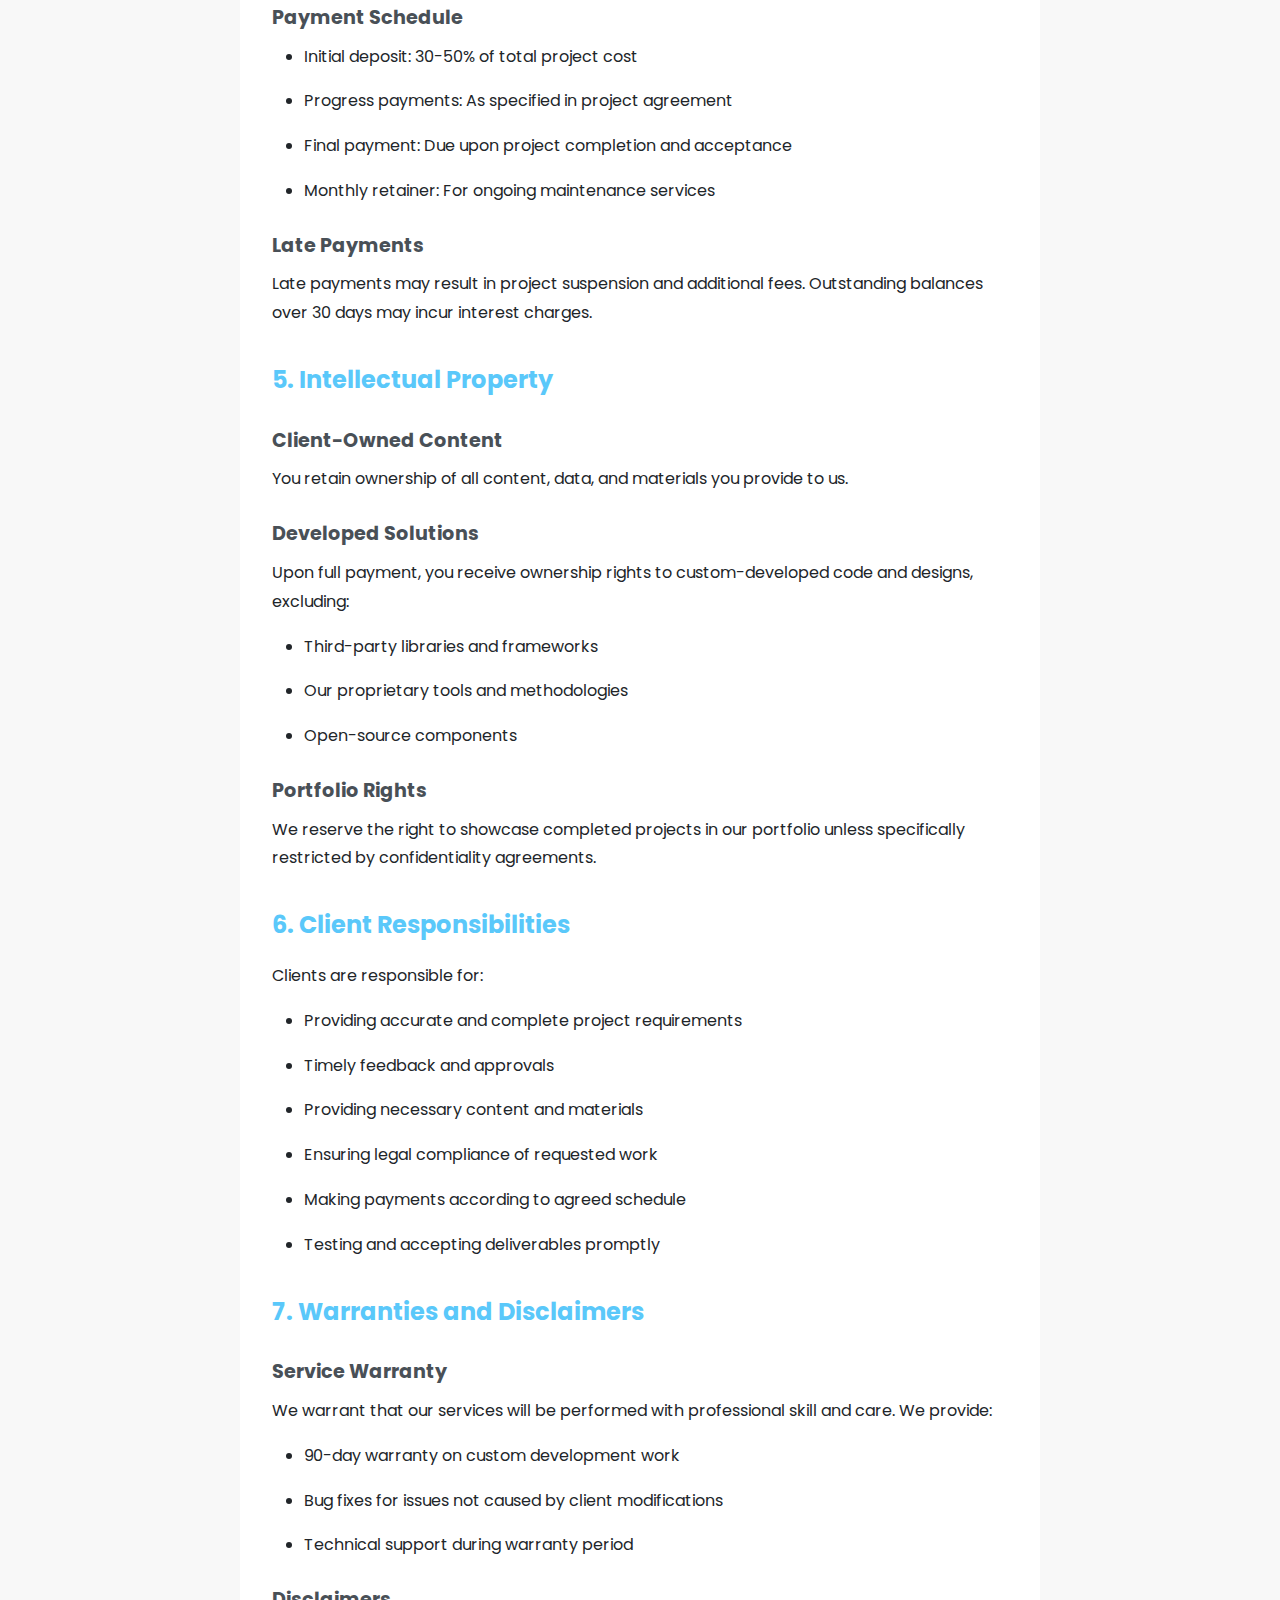
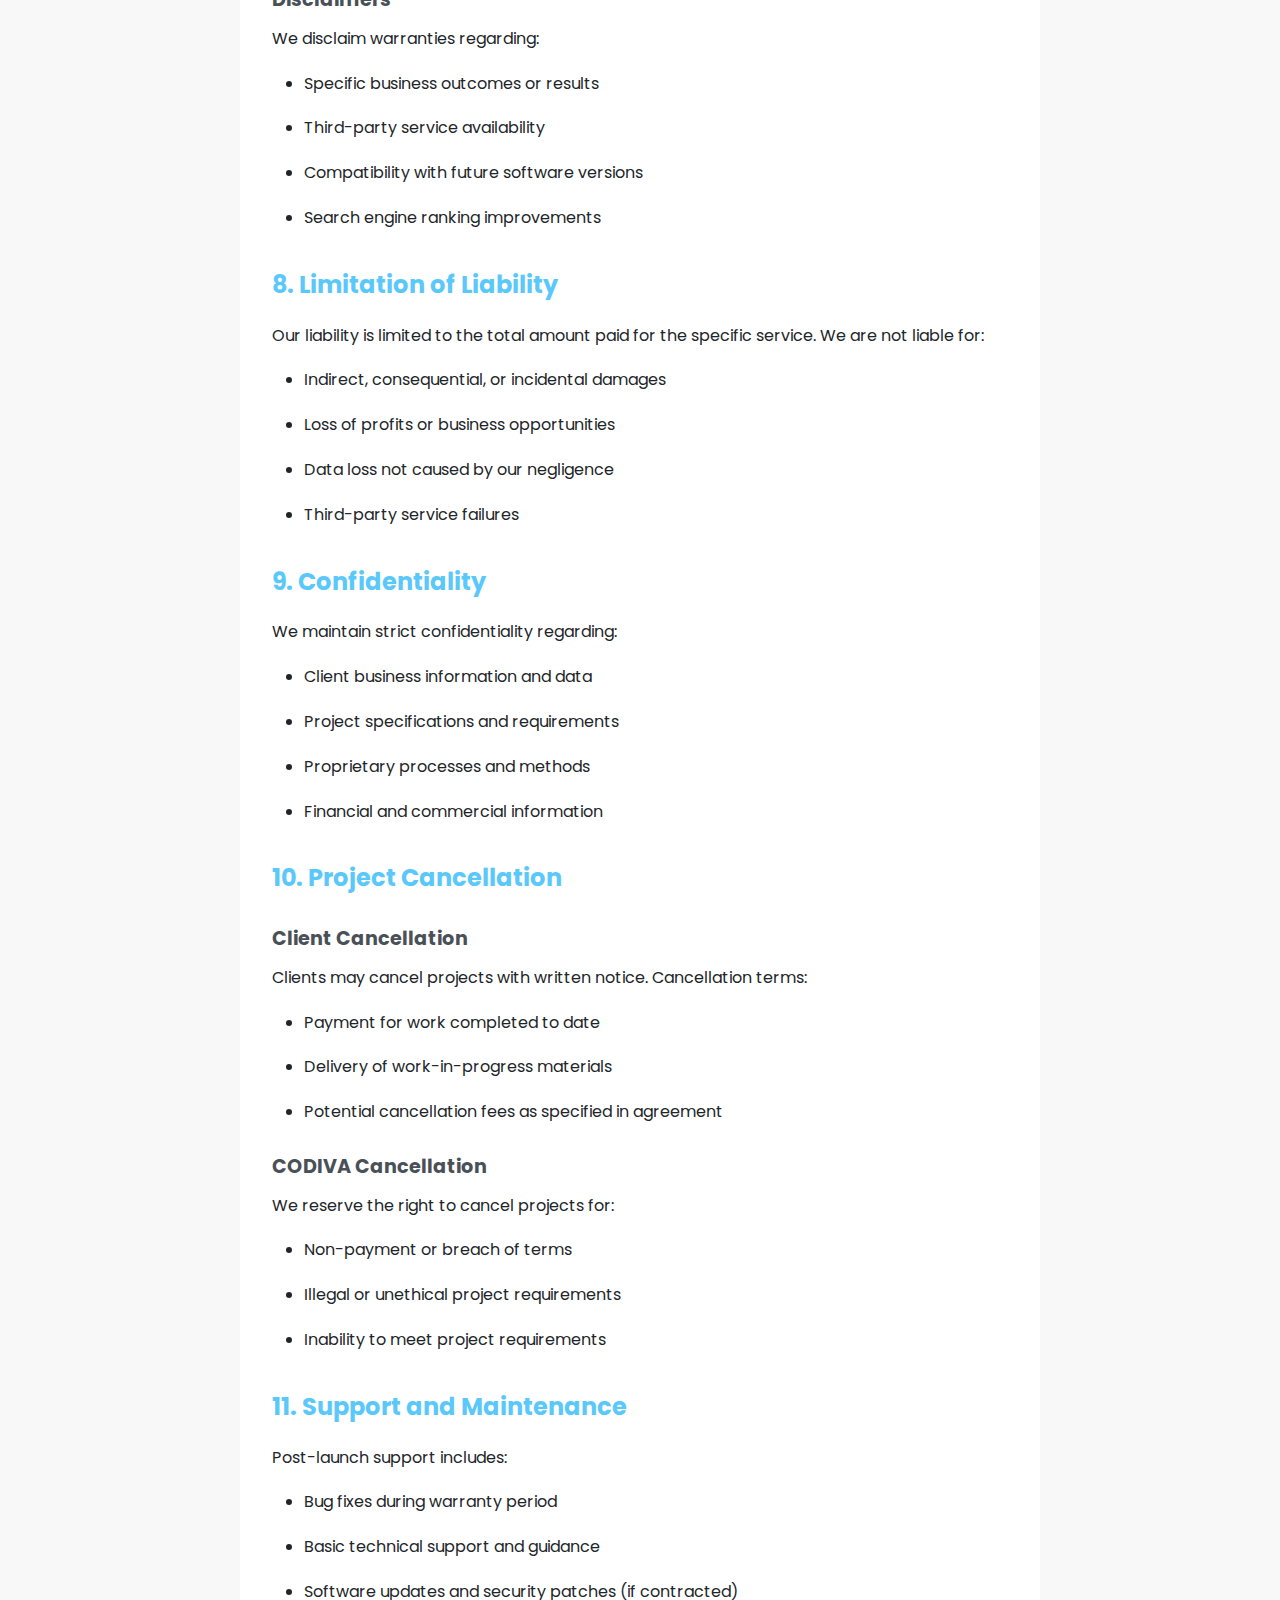
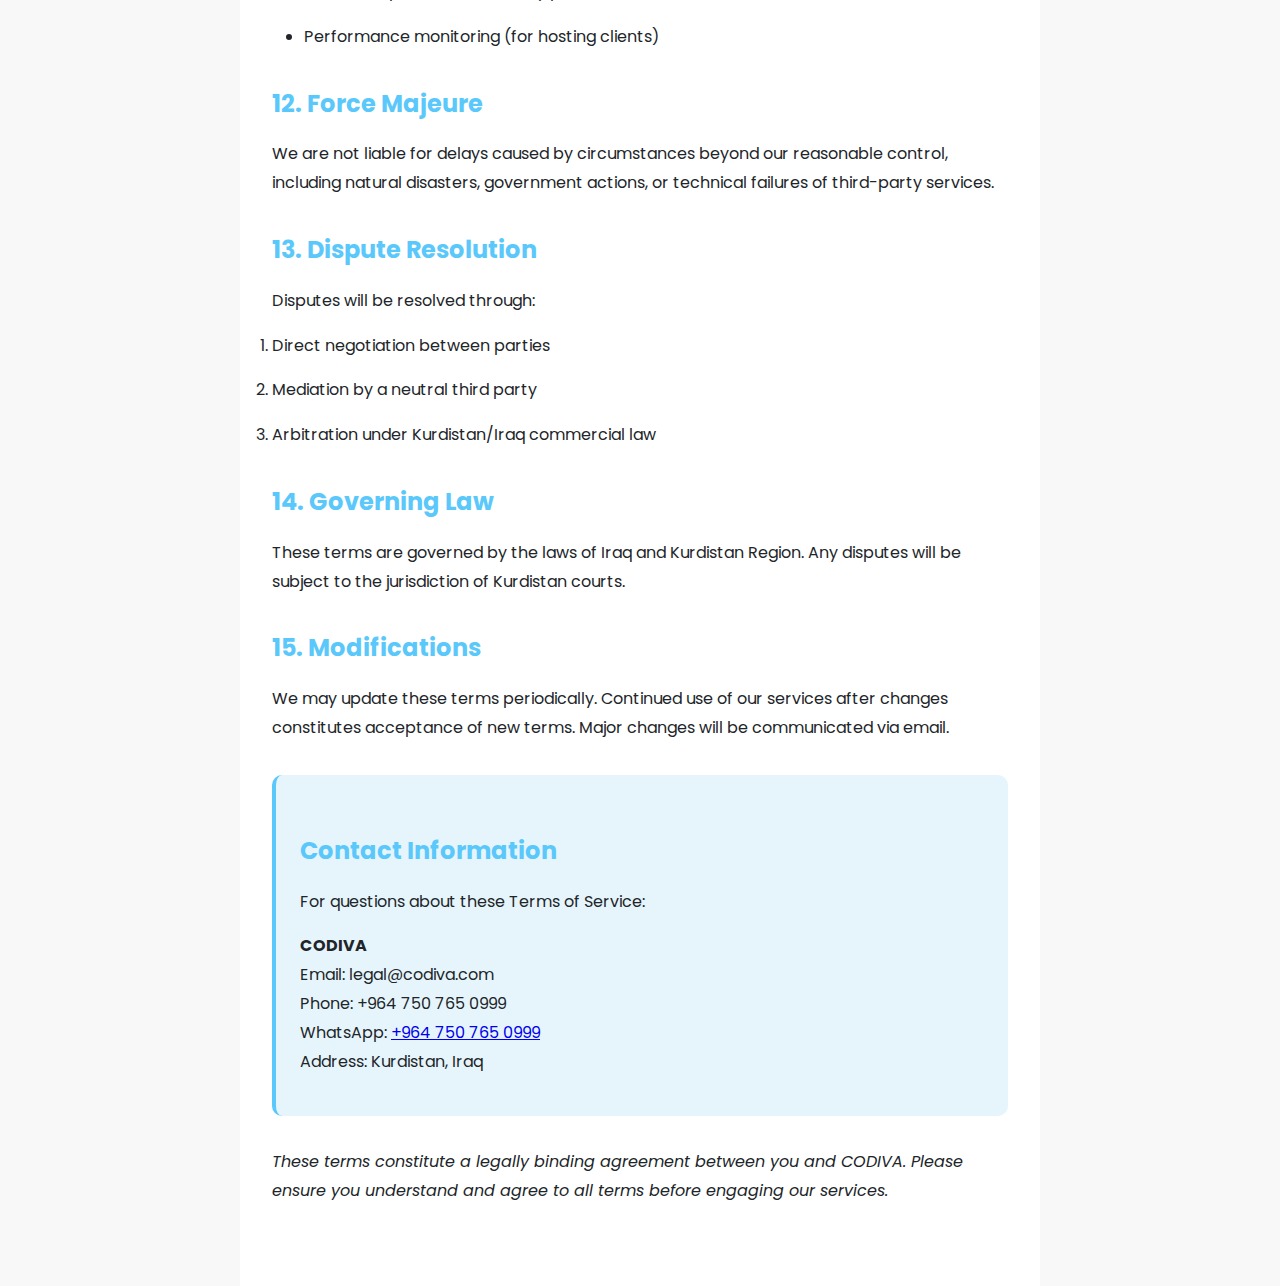
<file: terms-of-service.html>
<!DOCTYPE html>
<html lang="en" dir="ltr">
<head>
    <meta charset="UTF-8">
    <meta name="viewport" content="width=device-width, initial-scale=1.0">
    <title>Terms of Service - CODIVA | Web Development Company</title>
    <meta name="description" content="Terms of Service for CODIVA - Understand the terms and conditions for using our web development and software services.">
    <meta name="robots" content="index, follow">
    <link href="https://cdnjs.cloudflare.com/ajax/libs/font-awesome/6.0.0/css/all.min.css" rel="stylesheet">
    <link href="https://fonts.googleapis.com/css2?family=Poppins:wght@400;500;600;700&display=swap" rel="stylesheet">
    <link rel="stylesheet" href="style.css">
    <style>
        .terms-container {
            max-width: 800px;
            margin: 0 auto;
            padding: 120px 2rem 4rem;
            background: white;
        }
        .terms-header {
            text-align: center;
            margin-bottom: 3rem;
        }
        .terms-header h1 {
            color: var(--primary-color);
            font-size: 2.5rem;
            margin-bottom: 1rem;
        }
        .terms-content h2 {
            color: var(--primary-color);
            margin: 2rem 0 1rem;
            font-size: 1.5rem;
        }
        .terms-content h3 {
            color: var(--gray-dark);
            margin: 1.5rem 0 0.5rem;
            font-size: 1.2rem;
        }
        .terms-content p, .terms-content li {
            line-height: 1.8;
            margin-bottom: 1rem;
            color: var(--text-dark);
        }
        .terms-content ul {
            margin-left: 2rem;
            margin-bottom: 1rem;
        }
        .highlight-box {
            background: var(--light-primary);
            padding: 1.5rem;
            border-radius: 10px;
            margin: 2rem 0;
            border-left: 4px solid var(--primary-color);
        }
        .back-home {
            display: inline-flex;
            align-items: center;
            gap: 0.5rem;
            color: var(--primary-color);
            text-decoration: none;
            margin-bottom: 2rem;
            transition: all 0.3s ease;
        }
        .back-home:hover {
            transform: translateX(-5px);
        }
    </style>
</head>
<body>
    <div class="terms-container">
        <a href="index.html" class="back-home">
            <i class="fas fa-arrow-left"></i>
            Back to Home
        </a>
        
        <div class="terms-header">
            <h1>Terms of Service</h1>
            <p>Last updated: January 2025</p>
        </div>
        
        <div class="terms-content">
            <div class="highlight-box">
                <p><strong>Important:</strong> By using CODIVA's services, you agree to these terms. Please read them carefully.</p>
            </div>
            
            <h2>1. Acceptance of Terms</h2>
            <p>By accessing and using CODIVA's website and services, you accept and agree to be bound by these Terms of Service. If you do not agree to these terms, please do not use our services.</p>
            
            <h2>2. Services Description</h2>
            <p>CODIVA provides professional software development services, including:</p>
            <ul>
                <li>Web development and design</li>
                <li>Mobile application development</li>
                <li>Custom software solutions</li>
                <li>UI/UX design services</li>
                <li>Technical consultation and support</li>
                <li>Maintenance and hosting services</li>
            </ul>
            
            <h2>3. Service Agreement Process</h2>
            <h3>Project Initiation</h3>
            <p>All projects begin with a detailed consultation and written agreement that includes:</p>
            <ul>
                <li>Project scope and specifications</li>
                <li>Timeline and milestones</li>
                <li>Payment terms and schedule</li>
                <li>Deliverables and acceptance criteria</li>
                <li>Intellectual property arrangements</li>
            </ul>
            
            <h3>Changes and Modifications</h3>
            <p>Any changes to the agreed project scope must be documented in writing and may result in additional costs and timeline adjustments.</p>
            
            <h2>4. Payment Terms</h2>
            <h3>Payment Schedule</h3>
            <ul>
                <li>Initial deposit: 30-50% of total project cost</li>
                <li>Progress payments: As specified in project agreement</li>
                <li>Final payment: Due upon project completion and acceptance</li>
                <li>Monthly retainer: For ongoing maintenance services</li>
            </ul>
            
            <h3>Late Payments</h3>
            <p>Late payments may result in project suspension and additional fees. Outstanding balances over 30 days may incur interest charges.</p>
            
            <h2>5. Intellectual Property</h2>
            <h3>Client-Owned Content</h3>
            <p>You retain ownership of all content, data, and materials you provide to us.</p>
            
            <h3>Developed Solutions</h3>
            <p>Upon full payment, you receive ownership rights to custom-developed code and designs, excluding:</p>
            <ul>
                <li>Third-party libraries and frameworks</li>
                <li>Our proprietary tools and methodologies</li>
                <li>Open-source components</li>
            </ul>
            
            <h3>Portfolio Rights</h3>
            <p>We reserve the right to showcase completed projects in our portfolio unless specifically restricted by confidentiality agreements.</p>
            
            <h2>6. Client Responsibilities</h2>
            <p>Clients are responsible for:</p>
            <ul>
                <li>Providing accurate and complete project requirements</li>
                <li>Timely feedback and approvals</li>
                <li>Providing necessary content and materials</li>
                <li>Ensuring legal compliance of requested work</li>
                <li>Making payments according to agreed schedule</li>
                <li>Testing and accepting deliverables promptly</li>
            </ul>
            
            <h2>7. Warranties and Disclaimers</h2>
            <h3>Service Warranty</h3>
            <p>We warrant that our services will be performed with professional skill and care. We provide:</p>
            <ul>
                <li>90-day warranty on custom development work</li>
                <li>Bug fixes for issues not caused by client modifications</li>
                <li>Technical support during warranty period</li>
            </ul>
            
            <h3>Disclaimers</h3>
            <p>We disclaim warranties regarding:</p>
            <ul>
                <li>Specific business outcomes or results</li>
                <li>Third-party service availability</li>
                <li>Compatibility with future software versions</li>
                <li>Search engine ranking improvements</li>
            </ul>
            
            <h2>8. Limitation of Liability</h2>
            <p>Our liability is limited to the total amount paid for the specific service. We are not liable for:</p>
            <ul>
                <li>Indirect, consequential, or incidental damages</li>
                <li>Loss of profits or business opportunities</li>
                <li>Data loss not caused by our negligence</li>
                <li>Third-party service failures</li>
            </ul>
            
            <h2>9. Confidentiality</h2>
            <p>We maintain strict confidentiality regarding:</p>
            <ul>
                <li>Client business information and data</li>
                <li>Project specifications and requirements</li>
                <li>Proprietary processes and methods</li>
                <li>Financial and commercial information</li>
            </ul>
            
            <h2>10. Project Cancellation</h2>
            <h3>Client Cancellation</h3>
            <p>Clients may cancel projects with written notice. Cancellation terms:</p>
            <ul>
                <li>Payment for work completed to date</li>
                <li>Delivery of work-in-progress materials</li>
                <li>Potential cancellation fees as specified in agreement</li>
            </ul>
            
            <h3>CODIVA Cancellation</h3>
            <p>We reserve the right to cancel projects for:</p>
            <ul>
                <li>Non-payment or breach of terms</li>
                <li>Illegal or unethical project requirements</li>
                <li>Inability to meet project requirements</li>
            </ul>
            
            <h2>11. Support and Maintenance</h2>
            <p>Post-launch support includes:</p>
            <ul>
                <li>Bug fixes during warranty period</li>
                <li>Basic technical support and guidance</li>
                <li>Software updates and security patches (if contracted)</li>
                <li>Performance monitoring (for hosting clients)</li>
            </ul>
            
            <h2>12. Force Majeure</h2>
            <p>We are not liable for delays caused by circumstances beyond our reasonable control, including natural disasters, government actions, or technical failures of third-party services.</p>
            
            <h2>13. Dispute Resolution</h2>
            <p>Disputes will be resolved through:</p>
            <ol>
                <li>Direct negotiation between parties</li>
                <li>Mediation by a neutral third party</li>
                <li>Arbitration under Kurdistan/Iraq commercial law</li>
            </ol>
            
            <h2>14. Governing Law</h2>
            <p>These terms are governed by the laws of Iraq and Kurdistan Region. Any disputes will be subject to the jurisdiction of Kurdistan courts.</p>
            
            <h2>15. Modifications</h2>
            <p>We may update these terms periodically. Continued use of our services after changes constitutes acceptance of new terms. Major changes will be communicated via email.</p>
            
            <div class="highlight-box">
                <h2>Contact Information</h2>
                <p>For questions about these Terms of Service:</p>
                <p><strong>CODIVA</strong><br>
                Email: legal@codiva.com<br>
                Phone: +964 750 765 0999<br>
                WhatsApp: <a href="https://wa.me/+9647507650999">+964 750 765 0999</a><br>
                Address: Kurdistan, Iraq</p>
            </div>
            
            <p><em>These terms constitute a legally binding agreement between you and CODIVA. Please ensure you understand and agree to all terms before engaging our services.</em></p>
        </div>
    </div>
</body>
</html>
</file>
<file: style.css>
/* CSS Variables */
* {
    margin: 0;
    padding: 0;
    box-sizing: border-box;
}

:root {
    /* Updated Color Palette - All variations of #5ac8fa */
    --primary-color: #5ac8fa;
    --dark-primary: #3fb8f7;
    --light-primary: #E6F5FC;
    --accent-green: #5ac8fa;
    --accent-orange: #5ac8fa;
    --accent-secondary: #5ac8fa;
    --accent-dark: #2da6f2;
    --white: #ffffff;
    --gray-light: #F8F8F8;
    --gray-medium: #ced4da;
    --gray-dark: #495057;
    --text-dark: #212529;
    --code-bg: #1A202C;
    --shadow-light: rgba(0, 0, 0, 0.08);
    --shadow-medium: rgba(0, 0, 0, 0.15);
}

/* Loading Screen */
.loading-screen {
    position: fixed;
    top: 0;
    left: 0;
    width: 100%;
    height: 100%;
    background: var(--primary-color);
    display: flex;
    justify-content: center;
    align-items: center;
    z-index: 9999;
    transition: opacity 0.5s ease;
}

.loading-screen.hide {
    opacity: 0;
}

.loading-content {
    text-align: center;
}


/* Loading Text */
.loading-content h1 {
    color: white;
    font-size: 3rem;
    font-weight: 700;
    margin: 0 0 1rem 0;
    letter-spacing: 3px;
}

.loading-content p {
    color: white;
    font-size: 1.2rem;
    margin: 0;
    opacity: 0.8;
}



/* Custom Cursor */
.cursor {
    width: 20px;
    height: 20px;
    border: 2px solid var(--primary-color);
    border-radius: 50%;
    position: fixed;
    pointer-events: none;
    z-index: 9999;
    transition: transform 0.1s ease;
    mix-blend-mode: difference;
}

.cursor.hover {
    transform: scale(2);
    border-color: var(--accent-green);
}

/* Particle Background */
.particles {
    position: fixed;
    top: 0;
    left: 0;
    width: 100%;
    height: 100%;
    pointer-events: none;
    z-index: 1;
}

.particle {
    position: absolute;
    width: 4px;
    height: 4px;
    background: var(--primary-color);
    border-radius: 50%;
    opacity: 0.6;
    animation: float-particle 15s linear infinite;
}

@keyframes float-particle {
    0% {
        transform: translateY(100vh) rotate(0deg);
        opacity: 0;
    }
    10% {
        opacity: 0.6;
    }
    90% {
        opacity: 0.6;
    }
    100% {
        transform: translateY(-100vh) rotate(360deg);
        opacity: 0;
    }
}

/* Font Family Management */
body {
    font-family: 'Poppins', sans-serif;
    line-height: 1.7;
    color: var(--text-dark);
    overflow-x: hidden;
    background-color: var(--gray-light);
    cursor: none;
    transition: all 0.3s ease;
}

/* Enhanced Animations */
.reveal {
    opacity: 0;
    transform: translateY(50px);
    transition: all 0.8s cubic-bezier(0.25, 0.8, 0.25, 1);
}

.reveal.active {
    opacity: 1;
    transform: translateY(0);
}

.stagger-item {
    opacity: 0;
    transform: translateY(30px);
    transition: all 0.6s cubic-bezier(0.25, 0.8, 0.25, 1);
}

.stagger-item.active {
    opacity: 1;
    transform: translateY(0);
}

/* Header - Updated with Logo Left, Navigation Right */
.header {
    background: rgba(255, 255, 255, 0.98);
    backdrop-filter: blur(15px);
    position: fixed;
    top: 0;
    width: 100%;
    z-index: 1000;
    padding: 0.9rem 0;
    box-shadow: 0 4px 25px var(--shadow-light);
    transform: translateY(-100%);
    animation: slideDown 1s ease forwards 0.5s;
    transition: transform 0.3s ease;
}

@keyframes slideDown {
    to {
        transform: translateY(0);
    }
}

.nav-container {
    max-width: 1200px;
    margin: 0 auto;
    display: flex;
    justify-content: space-between;
    align-items: center;
    padding: 0 1rem;
}

/* Logo positioning - explicitly set to left */
.logo {
    order: 0;
    display: flex;
    align-items: center;
    margin-right: auto;
}

.logo img {
    max-width: 35%;
    height: auto;
}

@keyframes logoGlow {
    0%, 100% { text-shadow: 0 0 5px rgba(0, 136, 204, 0.3); }
    10% { text-shadow: 0 0 20px rgba(0, 136, 204, 0.6); }
}

.logo::before {
    margin-right: auto;
    color: var(--accent-green);
    font-size: 1.8rem;
    vertical-align: middle;
    animation: rotate 4s linear infinite;
}

@keyframes rotate {
    from { transform: rotate(0deg); }
    to { transform: rotate(360deg); }
}

/* Navigation positioning - explicitly set to right */
.nav-menu {
    order: 1;
    display: flex;
    list-style: none;
    gap: 0.5rem;
    align-items: center;
    margin-left: auto;
    
    

}

/* Hide mobile social media section on desktop */
.mobile-social-section {
    display: none;
}

.nav-link {
    text-decoration: none;
    color: var(--gray-dark);
    font-weight: 500;
    font-size: 1.05rem;
    transition: all 0.3s ease;
    position: relative;
    padding-bottom: 5px;
    opacity: 0;
    transform: translateY(-20px);
    animation: navItemSlide 0.6s ease forwards;
}

.nav-link:nth-child(1) { animation-delay: 0.8s; }
.nav-link:nth-child(2) { animation-delay: 1.0s; }
.nav-link:nth-child(3) { animation-delay: 1.2s; }
.nav-link:nth-child(4) { animation-delay: 1.4s; }
.nav-link:nth-child(5) { animation-delay: 1.6s; }

@keyframes navItemSlide {
    to {
        opacity: 1;
        transform: translateY(0);
    }
}

.nav-link::after {
    content: '';
    position: absolute;
    width: 0%;
    height: 2px;
    background: var(--primary-color);
    bottom: 0;
    left: 0;
    transition: width 0.3s ease-out;
}

.nav-link:hover {
    color: var(--primary-color);
    transform: translateY(-1px);
}

.nav-link:hover::after {
    width: 100%;
}

/* Hero Section */
.hero {
    background: linear-gradient(135deg, var(--light-primary) 0%, var(--white) 100%);
    padding: 140px 0 100px;
    min-height: 100vh;
    display: flex;
    align-items: center;
    position: relative;
    overflow: hidden;
}

.hero::before {
    content: '';
    position: absolute;
    top: 0;
    left: 0;
    width: 50%;
    height: 100%;
    background: url('data:image/svg+xml,<svg xmlns="http://www.w3.org/2000/svg" viewBox="0 0 100 100"><defs><pattern id="code" width="40" height="40" patternUnits="userSpaceOnUse"><text x="5" y="15" fill="%230088cc" opacity="0.08" font-family="monospace" font-size="8"></></text><text x="25" y="35" fill="%233CB371" opacity="0.08" font-family="monospace" font-size="6">{}</text></pattern></defs><rect width="100" height="100" fill="url(%23code)"/></svg>');
    opacity: 0.4;
    transform: rotate(5deg) scale(1.1) translateX(-20%);
    transform-origin: top left;
    animation: bgSlide 2s ease-out forwards;
}

@keyframes bgSlide {
    from {
        transform: rotate(5deg) scale(1.1) translateX(-50%);
        opacity: 0;
    }
    to {
        transform: rotate(5deg) scale(1.1) translateX(-20%);
        opacity: 0.4;
    }
}

.hero-container {
    max-width: 1200px;
    margin: 0 auto;
    padding: 0 2.5rem;
    display: grid;
    grid-template-columns: 1fr 1fr;
    gap: 5rem;
    align-items: center;
}

.hero-content {
    opacity: 0;
    transform: translateX(-50px);
    animation: slideInLeft 1s ease forwards 1s;
}

@keyframes slideInLeft {
    to {
        opacity: 1;
        transform: translateX(0);
    }
}

@keyframes slideInRight {
    to {
        opacity: 1;
        transform: translateX(0);
    }
}

.hero-content h1 {
    font-size: 3.8rem;
    font-weight: 700;
    margin-bottom: 1.8rem;
    background: linear-gradient(135deg, var(--primary-color), var(--dark-primary));
    -webkit-background-clip: text;
    -webkit-text-fill-color: transparent;
    background-clip: text;
    line-height: 1.25;
    letter-spacing: -0.8px;
}

.hero-content h1 .word {
    display: inline-block;
    opacity: 0;
    transform: translateY(30px);
    animation: wordReveal 0.8s ease forwards;
}

.hero-content h1 .word:nth-child(1) { animation-delay: 1.2s; }
.hero-content h1 .word:nth-child(2) { animation-delay: 1.4s; }
.hero-content h1 .word:nth-child(3) { animation-delay: 1.6s; }
.hero-content h1 .word:nth-child(4) { animation-delay: 1.8s; }
.hero-content h1 .word:nth-child(5) { animation-delay: 2.0s; }

@keyframes wordReveal {
    to {
        opacity: 1;
        transform: translateY(0);
    }
}

.hero-content p {
    font-size: 1.25rem;
    margin-bottom: 2.5rem;
    color: var(--gray-dark);
    line-height: 1.7;
    opacity: 0;
    animation: fadeInUp 1s ease forwards 2.2s;
}

.hero-buttons {
    display: flex;
    gap: 1.2rem;
    flex-wrap: wrap;
    opacity: 0;
    animation: fadeInUp 1s ease forwards 2.4s;
}

.btn-primary {
    background: linear-gradient(135deg, var(--primary-color), var(--dark-primary));
    color: white;
    padding: 1.1rem 2.5rem;
    border: none;
    border-radius: 35px;
    font-size: 1.15rem;
    cursor: pointer;
    transition: all 0.3s cubic-bezier(0.25, 0.8, 0.25, 1);
    text-decoration: none;
    display: inline-flex;
    align-items: center;
    gap: 0.6rem;
    font-weight: 600;
    box-shadow: 0 8px 25px rgba(90, 200, 250, 0.2);
    position: relative;
    overflow: hidden;
}

.btn-primary::before {
    content: '';
    position: absolute;
    top: 0;
    left: -100%;
    width: 100%;
    height: 100%;
    background: linear-gradient(90deg, transparent, rgba(255, 255, 255, 0.2), transparent);
    transition: left 0.5s ease;
}

.btn-primary:hover::before {
    left: 100%;
}

.btn-primary:hover {
    transform: translateY(-4px);
    box-shadow: 0 15px 40px rgba(90, 200, 250, 0.4);
}

.btn-secondary {
    background: transparent;
    color: var(--primary-color);
    padding: 1.1rem 2.5rem;
    border: 2px solid var(--primary-color);
    border-radius: 35px;
    font-size: 1.15rem;
    cursor: pointer;
    transition: all 0.3s ease;
    text-decoration: none;
    font-weight: 600;
    position: relative;
    overflow: hidden;
    display: inline-flex;
    align-items: center;
    gap: 0.6rem;
}

.btn-secondary::before {
    content: '';
    position: absolute;
    top: 0;
    left: 0;
    width: 0;
    height: 100%;
    background: var(--primary-color);
    transition: width 0.3s ease;
    z-index: -1;
}

.btn-secondary:hover::before {
    width: 100%;
}

.btn-secondary:hover {
    color: white;
    box-shadow: 0 8px 20px rgba(90, 200, 250, 0.2);
}

.hero-image {
    display: flex;
    justify-content: center;
    align-items: center;
    position: relative;
    padding: 2rem;
    opacity: 0;
    transform: translateX(50px);
    animation: slideInRight 1s ease forwards 1.5s;
}

.code-editor {
    width: 450px;
    height: 550px;
    background: var(--code-bg);
    border-radius: 20px;
    padding: 25px;
    box-shadow: 0 25px 70px rgba(0, 0, 0, 0.25);
    position: relative;
    overflow: hidden;
    font-family: 'Fira Code', monospace;
    transform: rotate3d(1, -0.5, 0, 5deg) scale(0.98);
    transition: transform 0.5s ease;
}

.hero-image:hover .code-editor {
    transform: rotate3d(0, 0, 0, 0deg) scale(1);
    box-shadow: 0 35px 80px rgba(0, 0, 0, 0.35);
}

.editor-header {
    display: flex;
    gap: 0.6rem;
    margin-bottom: 1.2rem;
}

.editor-button {
    width: 14px;
    height: 14px;
    border-radius: 50%;
    cursor: pointer;
    transition: transform 0.2s ease;
    animation: buttonPulse 2s ease-in-out infinite;
}

.editor-button:nth-child(1) { animation-delay: 0s; }
.editor-button:nth-child(2) { animation-delay: 0.3s; }
.editor-button:nth-child(3) { animation-delay: 0.6s; }

@keyframes buttonPulse {
    0%, 100% { transform: scale(1); }
    50% { transform: scale(1.1); }
}

.editor-button:hover {
    transform: scale(1.2);
}

.editor-button.red { background: #ff605c; }
.editor-button.yellow { background: #ffd433; }
.editor-button.green { background: #68ff33; }

.code-content {
    color: #f8f8f2;
    font-size: 0.95rem;
    line-height: 1.6;
}

.code-line {
    margin-bottom: 0.6rem;
    opacity: 0;
    transform: translateX(-20px);
    animation: typeIn 0.5s ease forwards;
}

.code-line:nth-child(1) { animation-delay: 2s; }
.code-line:nth-child(2) { animation-delay: 2.2s; }
.code-line:nth-child(3) { animation-delay: 2.4s; }
.code-line:nth-child(4) { animation-delay: 2.6s; }
.code-line:nth-child(5) { animation-delay: 2.8s; }
.code-line:nth-child(6) { animation-delay: 3s; }
.code-line:nth-child(7) { animation-delay: 3.2s; }
.code-line:nth-child(8) { animation-delay: 3.4s; }
.code-line:nth-child(9) { animation-delay: 3.6s; }
.code-line:nth-child(10) { animation-delay: 3.8s; }
.code-line:nth-child(11) { animation-delay: 4s; }
.code-line:nth-child(12) { animation-delay: 4.2s; }

@keyframes typeIn {
    to {
        opacity: 1;
        transform: translateX(0);
    }
}

.keyword { color: #8BE9FD; }
.string { color: #F1FA8C; }
.comment { color: #6272A4; }
.function { color: #50FA7B; }
.number { color: #BD93F9; }
.property { color: #FF79C6; }

.typing-effect {
    overflow: hidden;
    border-right: 2px solid var(--accent-green);
    white-space: nowrap;
    animation: typing 3s steps(30) infinite, blink 1s infinite;
}

@keyframes typing {
    from { width: 0; }
    to { width: 100%; }
}

@keyframes blink {
    0%, 50% { border-color: var(--accent-green); }
    51%, 100% { border-color: transparent; }
}

/* Stats Section */
.stats {
    background: var(--white);
    padding: 80px 0;
}

.stats-container {
    max-width: 1200px;
    margin: 0 auto;
    padding: 0 2.5rem;
    display: grid;
    grid-template-columns: repeat(auto-fit, minmax(220px, 1fr));
    gap: 2rem;
    text-align: center;
}

.stat-item {
    padding: 2.5rem 1.5rem;
    border-radius: 18px;
    background: var(--light-primary);
    transition: all 0.3s cubic-bezier(0.25, 0.8, 0.25, 1);
    box-shadow: 0 8px 20px rgba(0, 0, 0, 0.05);
    border: 1px solid var(--light-primary);
    position: relative;
    overflow: hidden;
}

.stat-item::before {
    content: '';
    position: absolute;
    top: -50%;
    left: -50%;
    width: 200%;
    height: 200%;
    background: radial-gradient(circle, rgba(90, 200, 250, 0.1) 0%, transparent 70%);
    transform: scale(0);
    transition: transform 0.5s ease;
}

.stat-item:hover::before {
    transform: scale(1);
}

.stat-item:hover {
    transform: translateY(-12px);
    box-shadow: 0 15px 35px rgba(90, 200, 250, 0.2);
}

.stat-number {
    font-size: 3.5rem;
    font-weight: 700;
    color: var(--primary-color);
    margin-bottom: 0.8rem;
    line-height: 1;
    position: relative;
    z-index: 1;
}

.stat-label {
    font-size: 1.15rem;
    color: var(--gray-dark);
    position: relative;
    z-index: 1;
}

/* Services Section */
.services {
    background: var(--gray-light);
    padding: 100px 0;
}

.services-container {
    max-width: 1200px;
    margin: 0 auto;
    padding: 0 2.5rem;
}

.section-title {
    text-align: center;
    margin-bottom: 5rem;
}

.section-title h2 {
    font-size: 3rem;
    font-weight: 700;
    color: var(--text-dark);
    margin-bottom: 1.2rem;
    position: relative;
    display: inline-block;
}

.section-title h2::after {
    content: '';
    position: absolute;
    width: 0%;
    height: 4px;
    background: linear-gradient(90deg, var(--primary-color), var(--accent-secondary));
    bottom: -10px;
    left: 20%;
    border-radius: 2px;
    animation: underlineGrow 1.5s ease forwards;
}

@keyframes underlineGrow {
    to {
        width: 60%;
    }
}

.section-title p {
    font-size: 1.3rem;
    color: var(--gray-dark);
    max-width: 700px;
    margin: 0 auto;
}

.services-grid {
    display: grid;
    grid-template-columns: repeat(auto-fit, minmax(320px, 1fr));
    gap: 2.5rem;
}

.service-card {
    background: white;
    padding: 3rem;
    border-radius: 25px;
    box-shadow: 0 15px 40px rgba(0, 0, 0, 0.08);
    transition: all 0.4s cubic-bezier(0.25, 0.8, 0.25, 1);
    position: relative;
    overflow: hidden;
    border: 1px solid var(--gray-light);
    transform: translateY(20px);
    opacity: 0;
}

.service-card.animate {
    transform: translateY(0);
    opacity: 1;
}

.service-card::before {
    content: '';
    position: absolute;
    top: 0;
    left: 0;
    width: 100%;
    height: 6px;
    background: linear-gradient(90deg, var(--primary-color), var(--accent-secondary));
    transform: scaleX(0);
    transform-origin: left;
    transition: transform 0.4s ease-out;
}

.service-card::after {
    content: '';
    position: absolute;
    top: 0;
    right: 0;
    width: 0;
    height: 100%;
    background: linear-gradient(180deg, rgba(90, 200, 250, 0.05), transparent);
    transition: width 0.4s ease;
}

.service-card:hover::before {
    transform: scaleX(1);
}

.service-card:hover::after {
    width: 100%;
}

.service-card:hover {
    transform: translateY(-15px);
    box-shadow: 0 25px 60px rgba(90, 200, 250, 0.2);
}

.service-icon {
    width: 65px;
    height: 65px;
    background: linear-gradient(135deg, var(--primary-color), var(--dark-primary));
    border-radius: 18px;
    display: flex;
    align-items: center;
    justify-content: center;
    margin-bottom: 1.8rem;
    box-shadow: 0 8px 20px rgba(90, 200, 250, 0.3);
    transition: transform 0.3s ease;
    animation: iconFloat 3s ease-in-out infinite;
}

@keyframes iconFloat {
    0%, 100% { transform: translateY(0px); }
    50% { transform: translateY(-10px); }
}

.service-card:hover .service-icon {
    transform: scale(1.1) translateY(-10px);
    animation-play-state: paused;
}

.service-icon i {
    font-size: 2rem;
    color: white;
}

.service-card h3 {
    font-size: 1.7rem;
    font-weight: 600;
    margin-bottom: 1.2rem;
    color: var(--text-dark);
    letter-spacing: -0.5px;
}

.service-card p {
    color: var(--gray-dark);
    line-height: 1.7;
    margin-bottom: 2rem;
    font-size: 1.05rem;
}

.service-link {
    color: var(--primary-color);
    text-decoration: none;
    font-weight: 600;
    display: inline-flex;
    align-items: center;
    gap: 0.6rem;
    transition: all 0.3s ease;
    font-size: 1rem;
    position: relative;
}

.service-link::after {
    content: '';
    position: absolute;
    bottom: -2px;
    left: 0;
    width: 0;
    height: 2px;
    background: var(--primary-color);
    transition: width 0.3s ease;
}

.service-link:hover::after {
    width: 100%;
}

.service-link:hover {
    gap: 1.2rem;
    color: var(--dark-primary);
}

/* Website Creation Section Styles */
.website-creation {
    background: linear-gradient(135deg, var(--gray-light) 0%, var(--white) 100%);
    padding: 100px 0;
    position: relative;
    overflow: hidden;
}

.website-creation::before {
    content: '';
    position: absolute;
    top: 0;
    left: 0;
    width: 100%;
    height: 100%;
    background: url('data:image/svg+xml,<svg xmlns="http://www.w3.org/2000/svg" viewBox="0 0 100 100"><defs><pattern id="webpattern" width="50" height="50" patternUnits="userSpaceOnUse"><circle cx="25" cy="25" r="2" fill="%230088cc" opacity="0.05"/><rect x="15" y="15" width="20" height="2" fill="%233CB371" opacity="0.05"/><rect x="10" y="30" width="30" height="1" fill="%23FF8C00" opacity="0.05"/></pattern></defs><rect width="100" height="100" fill="url(%23webpattern)"/></svg>');
    opacity: 0.6;
}

.creation-container {
    max-width: 1200px;
    margin: 0 auto;
    padding: 0 2.5rem;
    position: relative;
    z-index: 2;
}

/* Process Steps */
.creation-steps {
    margin: 5rem 0;
}

.step-timeline {
    position: relative;
    max-width: 900px;
    margin: 0 auto;
}

.timeline-line {
    position: absolute;
    left: 50%;
    top: 0;
    bottom: 0;
    width: 4px;
    background: linear-gradient(180deg, var(--primary-color), var(--accent-secondary));
    border-radius: 2px;
    transform: translateX(-50%);
    box-shadow: 0 0 20px rgba(90, 200, 250, 0.3);
}

.creation-step {
    display: flex;
    align-items: center;
    margin-bottom: 4rem;
    position: relative;
    opacity: 0;
    transform: translateY(30px);
    transition: all 0.6s cubic-bezier(0.25, 0.8, 0.25, 1);
}

.creation-step.active {
    opacity: 1;
    transform: translateY(0);
}

.creation-step:nth-child(even) {
    flex-direction: row-reverse;
}

.creation-step:nth-child(even) .step-content {
    text-align: right;
    padding-right: 0;
    padding-left: 3rem;
}

.step-icon {
    width: 80px;
    height: 80px;
    background: linear-gradient(135deg, var(--primary-color), var(--dark-primary));
    border-radius: 50%;
    display: flex;
    align-items: center;
    justify-content: center;
    color: white;
    font-size: 2rem;
    box-shadow: 0 15px 35px rgba(90, 200, 250, 0.3);
    position: relative;
    z-index: 3;
    animation: iconPulse 3s ease-in-out infinite;
}

@keyframes iconPulse {
    0%, 100% { transform: scale(1); }
    50% { transform: scale(1.1); }
}

.step-content {
    flex: 1;
    padding-right: 3rem;
    background: white;
    padding: 2.5rem;
    border-radius: 20px;
    box-shadow: 0 15px 40px rgba(0, 0, 0, 0.08);
    border: 1px solid var(--gray-light);
    position: relative;
    transition: all 0.3s ease;
}

.step-content:hover {
    transform: translateY(-5px);
    box-shadow: 0 20px 50px rgba(90, 200, 250, 0.15);
}

.step-content::before {
    content: '';
    position: absolute;
    top: 50%;
    right: -15px;
    transform: translateY(-50%);
    width: 30px;
    height: 30px;
    background: white;
    border: 4px solid var(--primary-color);
    border-radius: 50%;
    z-index: 2;
}

.creation-step:nth-child(even) .step-content::before {
    left: -15px;
    right: auto;
}

.step-content h3 {
    font-size: 1.8rem;
    font-weight: 600;
    color: var(--text-dark);
    margin-bottom: 1rem;
    letter-spacing: -0.5px;
}

.step-content p {
    color: var(--gray-dark);
    line-height: 1.7;
    margin-bottom: 1.5rem;
    font-size: 1.05rem;
}

.step-details {
    display: flex;
    gap: 0.8rem;
    flex-wrap: wrap;
}

.detail-tag {
    background: var(--light-primary);
    color: var(--primary-color);
    padding: 0.4rem 1rem;
    border-radius: 20px;
    font-size: 0.85rem;
    font-weight: 500;
    border: 1px solid var(--primary-color);
    transition: all 0.3s ease;
}

.detail-tag:hover {
    background: var(--primary-color);
    color: white;
    transform: translateY(-2px);
}

.step-number {
    position: absolute;
    left: 50%;
    top: 0;
    transform: translateX(-50%) translateY(-40px);
    width: 60px;
    height: 60px;
    background: linear-gradient(135deg, var(--primary-color), var(--accent-dark));
    border-radius: 50%;
    display: flex;
    align-items: center;
    justify-content: center;
    font-size: 1.5rem;
    font-weight: 700;
    color: white;
    box-shadow: 0 10px 25px rgba(90, 200, 250, 0.3);
    z-index: 4;
}

/* Technology Showcase */
.tech-showcase {
    margin: 6rem 0;
    text-align: center;
}

.tech-showcase h3 {
    font-size: 2.5rem;
    font-weight: 700;
    color: var(--text-dark);
    margin-bottom: 3rem;
    position: relative;
}

.tech-showcase h3::after {
    content: '';
    position: absolute;
    bottom: -10px;
    left: 50%;
    transform: translateX(-50%);
    width: 80px;
    height: 4px;
    background: linear-gradient(90deg, var(--primary-color), var(--accent-secondary));
    border-radius: 2px;
}

.tech-grid {
    display: grid;
    grid-template-columns: repeat(auto-fit, minmax(250px, 1fr));
    gap: 2rem;
}

.tech-card {
    background: white;
    padding: 2.5rem 1.5rem;
    border-radius: 20px;
    box-shadow: 0 10px 30px rgba(0, 0, 0, 0.08);
    transition: all 0.4s cubic-bezier(0.25, 0.8, 0.25, 1);
    border: 1px solid var(--gray-light);
    text-align: center;
    position: relative;
    overflow: hidden;
    opacity: 0;
    transform: scale(0.95);
}

.tech-card.animate {
    opacity: 1;
    transform: scale(1);
}

.tech-card::before {
    content: '';
    position: absolute;
    top: 0;
    left: 0;
    width: 100%;
    height: 4px;
    background: linear-gradient(90deg, var(--primary-color), var(--accent-secondary));
    transform: scaleX(0);
    transform-origin: left;
    transition: transform 0.4s ease;
}

.tech-card:hover::before {
    transform: scaleX(1);
}

.tech-card:hover {
    transform: translateY(-10px);
    box-shadow: 0 20px 50px rgba(90, 200, 250, 0.2);
}

.tech-logo {
    width: 70px;
    height: 70px;
    background: linear-gradient(135deg, var(--primary-color), var(--accent-secondary));
    border-radius: 50%;
    display: flex;
    align-items: center;
    justify-content: center;
    margin: 0 auto 1.5rem;
    font-size: 2.5rem;
    color: white;
    box-shadow: 0 10px 25px rgba(90, 200, 250, 0.3);
    transition: transform 0.3s ease;
}

.tech-card:hover .tech-logo {
    transform: scale(1.1) rotate(5deg);
}

.tech-card h4 {
    font-size: 1.4rem;
    font-weight: 600;
    color: var(--text-dark);
    margin-bottom: 1rem;
}

.tech-card p {
    color: var(--gray-dark);
    line-height: 1.6;
    font-size: 0.95rem;
}

/* Tips Section */
.creation-tips {
    margin: 6rem 0;
}

.creation-tips h3 {
    font-size: 2.5rem;
    font-weight: 700;
    color: var(--text-dark);
    margin-bottom: 3rem;
    text-align: center;
    position: relative;
}

.creation-tips h3::after {
    content: '';
    position: absolute;
    bottom: -10px;
    left: 50%;
    transform: translateX(-50%);
    width: 80px;
    height: 4px;
    background: linear-gradient(90deg, var(--primary-color), var(--accent-secondary));
    border-radius: 2px;
}

.tips-grid {
    display: grid;
    grid-template-columns: repeat(auto-fit, minmax(280px, 1fr));
    gap: 2rem;
}

.tip-card {
    background: white;
    padding: 2.5rem;
    border-radius: 20px;
    box-shadow: 0 10px 30px rgba(0, 0, 0, 0.08);
    transition: all 0.4s cubic-bezier(0.25, 0.8, 0.25, 1);
    border: 1px solid var(--gray-light);
    position: relative;
    overflow: hidden;
    opacity: 0;
    transform: translateY(20px);
}

.tip-card.animate {
    opacity: 1;
    transform: translateY(0);
}

.tip-card::before {
    content: '';
    position: absolute;
    top: 0;
    left: 0;
    width: 100%;
    height: 100%;
    background: linear-gradient(135deg, rgba(90, 200, 250, 0.05), transparent);
    opacity: 0;
    transition: opacity 0.3s ease;
}

.tip-card:hover::before {
    opacity: 1;
}

.tip-card:hover {
    transform: translateY(-10px);
    box-shadow: 0 20px 50px rgba(90, 200, 250, 0.2);
}

.tip-icon {
    width: 60px;
    height: 60px;
    background: linear-gradient(135deg, var(--primary-color), var(--accent-secondary));
    border-radius: 50%;
    display: flex;
    align-items: center;
    justify-content: center;
    color: white;
    font-size: 1.8rem;
    margin-bottom: 1.5rem;
    box-shadow: 0 10px 25px rgba(90, 200, 250, 0.3);
    position: relative;
    z-index: 2;
}

.tip-card h4 {
    font-size: 1.3rem;
    font-weight: 600;
    color: var(--text-dark);
    margin-bottom: 1rem;
    position: relative;
    z-index: 2;
}

.tip-card p {
    color: var(--gray-dark);
    line-height: 1.7;
    font-size: 1rem;
    position: relative;
    z-index: 2;
}

/* Call to Action */
.creation-cta {
    background: linear-gradient(135deg, var(--primary-color), var(--dark-primary));
    border-radius: 25px;
    padding: 4rem;
    margin: 6rem 0;
    display: grid;
    grid-template-columns: 1fr 1fr;
    gap: 3rem;
    align-items: center;
    position: relative;
    overflow: hidden;
    color: white;
}

.creation-cta::before {
    content: '';
    position: absolute;
    top: -50%;
    right: -50%;
    width: 200%;
    height: 200%;
    background: radial-gradient(circle, rgba(255, 255, 255, 0.1) 0%, transparent 70%);
    animation: ctaGlow 8s ease-in-out infinite;
}

@keyframes ctaGlow {
    0%, 100% { transform: scale(0.8) rotate(0deg); }
    50% { transform: scale(1.2) rotate(180deg); }
}

.cta-content h3 {
    font-size: 2.5rem;
    font-weight: 700;
    margin-bottom: 1.5rem;
    position: relative;
    z-index: 2;
}

.cta-content p {
    font-size: 1.2rem;
    margin-bottom: 2.5rem;
    opacity: 0.9;
    line-height: 1.7;
    position: relative;
    z-index: 2;
}

.cta-buttons {
    display: flex;
    gap: 1.5rem;
    flex-wrap: wrap;
    position: relative;
    z-index: 2;
}

.cta-buttons .btn-primary {
    background: white;
    color: var(--primary-color);
}

.cta-buttons .btn-primary:hover {
    background: var(--light-primary);
    transform: translateY(-3px);
}

.cta-buttons .btn-secondary {
    background: transparent;
    color: white;
    border-color: white;
}

.cta-buttons .btn-secondary:hover {
    background: white;
    color: var(--primary-color);
}

.cta-visual {
    display: flex;
    justify-content: center;
    align-items: center;
    position: relative;
    z-index: 2;
}

.floating-code {
    background: rgba(26, 32, 44, 0.9);
    border-radius: 15px;
    padding: 2rem;
    font-family: 'Fira Code', monospace;
    box-shadow: 0 20px 40px rgba(0, 0, 0, 0.3);
    backdrop-filter: blur(10px);
    border: 1px solid rgba(255, 255, 255, 0.1);
    animation: codeFloat 4s ease-in-out infinite;
}

@keyframes codeFloat {
    0%, 100% { transform: translateY(0px) rotate(0deg); }
    50% { transform: translateY(-10px) rotate(1deg); }
}

.code-snippet {
    display: flex;
    flex-direction: column;
    gap: 0.5rem;
}

.floating-code .code-line {
    font-size: 0.9rem;
    color: #f8f8f2;
    opacity: 0;
    animation: typeCode 0.5s ease forwards;
}

.floating-code .code-line:nth-child(1) { animation-delay: 0.5s; }
.floating-code .code-line:nth-child(2) { animation-delay: 0.7s; }
.floating-code .code-line:nth-child(3) { animation-delay: 0.9s; }
.floating-code .code-line:nth-child(4) { animation-delay: 1.1s; }
.floating-code .code-line:nth-child(5) { animation-delay: 1.3s; }
.floating-code .code-line:nth-child(6) { animation-delay: 1.5s; }
.floating-code .code-line:nth-child(7) { animation-delay: 1.7s; }
.floating-code .code-line:nth-child(8) { animation-delay: 1.9s; }

@keyframes typeCode {
    to {
        opacity: 1;
    }
}

.tag {
    color: #8BE9FD;
}

/* Restaurant Menu Section */
.restaurant-menu {
    background: linear-gradient(135deg, var(--white) 0%, var(--light-primary) 100%);
    padding: 100px 0;
    position: relative;
    overflow: hidden;
}

.restaurant-menu::before {
    content: '';
    position: absolute;
    top: 0;
    right: 0;
    width: 100%;
    height: 100%;
    background: url('data:image/svg+xml,<svg xmlns="http://www.w3.org/2000/svg" viewBox="0 0 100 100"><defs><pattern id="restaurant" width="60" height="60" patternUnits="userSpaceOnUse"><circle cx="30" cy="30" r="3" fill="%235ac8fa" opacity="0.05"/><path d="M20 20h20v2h-20z" fill="%23FF8C00" opacity="0.05"/><path d="M15 35h30v1h-30z" fill="%235ac8fa" opacity="0.05"/><circle cx="45" cy="15" r="2" fill="%23FF8C00" opacity="0.08"/></pattern></defs><rect width="100" height="100" fill="url(%23restaurant)"/></svg>');
    opacity: 0.6;
}

.menu-container {
    max-width: 1200px;
    margin: 0 auto;
    padding: 0 2.5rem;
    position: relative;
    z-index: 2;
}

/* Menu Creation Steps */
.menu-creation-steps {
    margin: 5rem 0;
}

.menu-steps-grid {
    display: grid;
    grid-template-columns: repeat(auto-fit, minmax(350px, 1fr));
    gap: 2.5rem;
    margin-top: 3rem;
}

.menu-step-card {
    background: white;
    padding: 3rem;
    border-radius: 25px;
    box-shadow: 0 15px 40px rgba(0, 0, 0, 0.08);
    transition: all 0.4s cubic-bezier(0.25, 0.8, 0.25, 1);
    position: relative;
    overflow: hidden;
    border: 1px solid var(--gray-light);
    opacity: 0;
    transform: translateY(30px);
    animation: slideInUp 0.8s ease forwards;
}

.menu-step-card:nth-child(1) { animation-delay: 0.5s; }
.menu-step-card:nth-child(2) { animation-delay: 0.7s; }
.menu-step-card:nth-child(3) { animation-delay: 0.9s; }
.menu-step-card:nth-child(4) { animation-delay: 1.1s; }

.menu-step-card::before {
    content: '';
    position: absolute;
    top: 0;
    left: 0;
    width: 100%;
    height: 6px;
    background: linear-gradient(90deg, var(--primary-color), var(--accent-secondary));
    transform: scaleX(0);
    transform-origin: left;
    transition: transform 0.4s ease-out;
}

.menu-step-card:hover::before {
    transform: scaleX(1);
}

.menu-step-card:hover {
    transform: translateY(-15px);
    box-shadow: 0 25px 60px rgba(90, 200, 250, 0.2);
}

.menu-step-card .step-number {
    position: absolute;
    top: -15px;
    right: 20px;
    width: 50px;
    height: 50px;
    background: linear-gradient(135deg, var(--primary-color), var(--accent-secondary));
    border-radius: 50%;
    display: flex;
    align-items: center;
    justify-content: center;
    font-size: 1.2rem;
    font-weight: 700;
    color: white;
    box-shadow: 0 10px 25px rgba(90, 200, 250, 0.3);
}

.menu-step-card .step-icon {
    width: 70px;
    height: 70px;
    background: linear-gradient(135deg, var(--primary-color), var(--dark-primary));
    border-radius: 50%;
    display: flex;
    align-items: center;
    justify-content: center;
    margin-bottom: 1.8rem;
    font-size: 2rem;
    color: white;
    box-shadow: 0 10px 25px rgba(90, 200, 250, 0.3);
    animation: iconFloat 3s ease-in-out infinite;
}

.menu-step-card h3 {
    font-size: 1.8rem;
    font-weight: 600;
    margin-bottom: 1.2rem;
    color: var(--text-dark);
    letter-spacing: -0.5px;
}

.menu-step-card p {
    color: var(--gray-dark);
    line-height: 1.7;
    margin-bottom: 1.5rem;
    font-size: 1.05rem;
}

.step-features {
    list-style: none;
    padding: 0;
    margin-bottom: 1.5rem;
}

.step-features li {
    display: flex;
    align-items: center;
    margin-bottom: 0.8rem;
    color: var(--gray-dark);
    font-size: 0.95rem;
}

.step-features li::before {
    content: '\f00c';
    font-family: 'Font Awesome 6 Free';
    font-weight: 900;
    color: var(--primary-color);
    margin-right: 0.8rem;
    font-size: 0.9rem;
}

/* Menu Types Showcase */
.menu-types {
    margin: 6rem 0;
    text-align: center;
}

.menu-types h3 {
    font-size: 2.5rem;
    font-weight: 700;
    color: var(--text-dark);
    margin-bottom: 3rem;
    position: relative;
    opacity: 0;
    animation: slideInUp 1s ease forwards 1.5s;
}

.menu-types h3::after {
    content: '';
    position: absolute;
    bottom: -10px;
    left: 50%;
    transform: translateX(-50%);
    width: 80px;
    height: 4px;
    background: linear-gradient(90deg, var(--primary-color), var(--accent-secondary));
    border-radius: 2px;
}

.menu-types-grid {
    display: grid;
    grid-template-columns: repeat(auto-fit, minmax(280px, 1fr));
    gap: 2rem;
}

.menu-type-card {
    background: white;
    padding: 2.5rem;
    border-radius: 20px;
    box-shadow: 0 10px 30px rgba(0, 0, 0, 0.08);
    transition: all 0.4s cubic-bezier(0.25, 0.8, 0.25, 1);
    border: 1px solid var(--gray-light);
    position: relative;
    overflow: hidden;
    opacity: 0;
    transform: scale(0.95);
    animation: scaleUp 0.8s ease forwards;
}

.menu-type-card:nth-child(1) { animation-delay: 1.7s; }
.menu-type-card:nth-child(2) { animation-delay: 1.9s; }
.menu-type-card:nth-child(3) { animation-delay: 2.1s; }

.menu-type-card::before {
    content: '';
    position: absolute;
    top: 0;
    left: 0;
    width: 100%;
    height: 4px;
    background: linear-gradient(90deg, var(--primary-color), var(--accent-secondary));
    transform: scaleX(0);
    transform-origin: left;
    transition: transform 0.4s ease;
}

.menu-type-card:hover::before {
    transform: scaleX(1);
}

.menu-type-card:hover {
    transform: translateY(-10px);
    box-shadow: 0 20px 50px rgba(90, 200, 250, 0.2);
}

.menu-type-icon {
    width: 80px;
    height: 80px;
    background: linear-gradient(135deg, var(--primary-color), var(--accent-secondary));
    border-radius: 50%;
    display: flex;
    align-items: center;
    justify-content: center;
    margin: 0 auto 1.5rem;
    font-size: 2.5rem;
    color: white;
    box-shadow: 0 10px 25px rgba(90, 200, 250, 0.3);
    transition: transform 0.3s ease;
}

.menu-type-card:hover .menu-type-icon {
    transform: scale(1.1) rotate(5deg);
}

.menu-type-card h4 {
    font-size: 1.4rem;
    font-weight: 600;
    color: var(--text-dark);
    margin-bottom: 1rem;
}

.menu-type-card p {
    color: var(--gray-dark);
    line-height: 1.6;
    font-size: 0.95rem;
}

/* Live Menu Preview */
.menu-preview {
    margin: 6rem 0;
    background: var(--code-bg);
    border-radius: 25px;
    padding: 3rem;
    position: relative;
    overflow: hidden;
    opacity: 0;
    animation: slideInUp 1s ease forwards 2.3s;
}

.menu-preview::before {
    content: '';
    position: absolute;
    top: -50%;
    left: -50%;
    width: 200%;
    height: 200%;
    background: radial-gradient(circle, rgba(90, 200, 250, 0.1) 0%, transparent 70%);
    animation: rotate 20s linear infinite;
}

@keyframes rotate {
    from { transform: rotate(0deg); }
    to { transform: rotate(360deg); }
}

.menu-preview-content {
    position: relative;
    z-index: 2;
    text-align: center;
}

.menu-preview h3 {
    font-size: 2.2rem;
    font-weight: 700;
    color: white;
    margin-bottom: 1.5rem;
}

.menu-preview p {
    color: #a0a0a0;
    font-size: 1.1rem;
    margin-bottom: 2.5rem;
    line-height: 1.6;
}

.preview-mockup {
    background: white;
    border-radius: 20px;
    padding: 2rem;
    margin: 0 auto;
    max-width: 400px;
    box-shadow: 0 20px 40px rgba(0, 0, 0, 0.3);
    position: relative;
    overflow: hidden;
}

.preview-mockup::before {
    content: '';
    position: absolute;
    top: 0;
    left: 0;
    width: 100%;
    height: 60px;
    background: linear-gradient(135deg, var(--primary-color), var(--accent-secondary));
}

.mockup-header {
    position: relative;
    z-index: 3;
    color: white;
    text-align: center;
    padding: 1rem 0 2rem;
    margin-bottom: 1.5rem;
}

.mockup-header h4 {
    font-size: 1.3rem;
    font-weight: 600;
    margin-bottom: 0.3rem;
}

.mockup-header p {
    font-size: 0.9rem;
    opacity: 0.9;
    margin: 0;
}

.menu-items {
    color: var(--text-dark);
}

.menu-item {
    display: flex;
    justify-content: etween;
    align-items: center;
    padding: 1rem 0;
    border-bottom: 1px solid var(--gray-light);
    opacity: 0;
    animation: fadeInItem 0.6s ease forwards;
    transition: all 0.3s ease;
}

.menu-item:nth-child(1) { animation-delay: 3s; }
.menu-item:nth-child(2) { animation-delay: 3.2s; }
.menu-item:nth-child(3) { animation-delay: 3.4s; }

.menu-item:last-child {
    border-bottom: none;
}

.menu-item:hover {
    transform: translateX(5px);
    background-color: #f8f9fa;
    border-radius: 8px;
    margin-bottom: 0.5rem;
    cursor: pointer;
}

.item-info h5 {
    font-size: 1rem;
    font-weight: 600;
    margin-bottom: 0.3rem;
    color: var(--text-dark);
}

.item-info p {
    font-size: 0.8rem;
    color: var(--gray-dark);
    margin: 0;
    line-height: 1.4;
}

.item-price {
    font-size: 1.1rem;
    font-weight: 700;
    color: var(--primary-color);
}

/* CTA Section */
.menu-cta {
    background: linear-gradient(135deg, var(--primary-color), var(--dark-primary));
    border-radius: 25px;
    padding: 4rem;
    margin: 6rem 0;
    text-align: center;
    position: relative;
    overflow: hidden;
    color: white;
    opacity: 0;
    animation: slideInUp 1s ease forwards 3.6s;
}

.menu-cta::before {
    content: '';
    position: absolute;
    top: -50%;
    right: -50%;
    width: 200%;
    height: 200%;
    background: radial-gradient(circle, rgba(255, 255, 255, 0.1) 0%, transparent 70%);
    animation: ctaGlow 8s ease-in-out infinite;
}

.menu-cta-content {
    position: relative;
    z-index: 2;
}

.menu-cta h3 {
    font-size: 2.5rem;
    font-weight: 700;
    margin-bottom: 1.5rem;
}

.menu-cta p {
    font-size: 1.2rem;
    margin-bottom: 2.5rem;
    opacity: 0.9;
    line-height: 1.7;
}

.menu-cta .cta-buttons {
    display: flex;
    gap: 1.5rem;
    justify-content: center;
    flex-wrap: wrap;
}

.menu-cta .btn-primary {
    background: white;
    color: var(--primary-color);
}

.menu-cta .btn-primary:hover {
    background: var(--light-primary);
    transform: translateY(-3px);
}

.menu-cta .btn-secondary {
    background: transparent;
    color: white;
    border: 2px solid white;
}

.menu-cta .btn-secondary:hover {
    background: white;
    color: var(--primary-color);
}

/* Floating Action Buttons */
.floating-buttons {
    position: fixed;
    right: 30px;
    bottom: 30px;
    display: flex;
    flex-direction: column;
    gap: 15px;
    z-index: 1000;
}

.whatsapp-button {
    width: 60px;
    height: 60px;
    background: #25D366;
    color: white;
    border: none;
    border-radius: 50%;
    cursor: pointer;
    opacity: 1;
    visibility: visible;
    transition: all 0.3s ease;
    display: flex;
    align-items: center;
    justify-content: center;
    font-size: 1.8rem;
    box-shadow: 0 8px 25px rgba(37, 211, 102, 0.4);
    text-decoration: none;
    animation: bounceIn 1s ease forwards;
    position: relative;
    overflow: hidden;
}

.whatsapp-button::before {
    content: '';
    position: absolute;
    top: 0;
    left: 0;
    width: 100%;
    height: 100%;
    background: radial-gradient(circle, rgba(255, 255, 255, 0.3) 0%, transparent 70%);
    transform: scale(0);
    transition: transform 0.3s ease;
}

.whatsapp-button:hover::before {
    transform: scale(1);
}

.whatsapp-button:hover {
    transform: translateY(-5px) scale(1.1);
    box-shadow: 0 15px 35px rgba(37, 211, 102, 0.6);
}

@keyframes bounceIn {
    0% {
        transform: scale(0);
        opacity: 0;
    }
    50% {
        transform: scale(1.2);
    }
    100% {
        transform: scale(1);
        opacity: 1;
    }
}

.back-to-top {
    width: 50px;
    height: 50px;
    background: var(--primary-color);
    color: white;
    border: none;
    border-radius: 50%;
    cursor: pointer;
    opacity: 0;
    visibility: hidden;
    transition: all 0.3s ease;
    display: flex;
    align-items: center;
    justify-content: center;
    font-size: 1.2rem;
    box-shadow: 0 5px 15px rgba(90, 200, 250, 0.3);
}

.back-to-top.show {
    opacity: 1;
    visibility: visible;
}

.back-to-top:hover {
    transform: translateY(-5px);
    box-shadow: 0 8px 20px rgba(90, 200, 250, 0.4);
}

/* Scroll Indicator */
.scroll-indicator {
    position: fixed;
    top: 0;
    left: 0;
    width: 0%;
    height: 4px;
    background: linear-gradient(90deg, var(--primary-color), var(--accent-secondary));
    z-index: 9999;
    transition: width 0.1s ease;
}

/* Contact Section */
.contact-us {
    background: var(--white);
    padding: 100px 0;
}

.contact-container {
    max-width: 1400px;
    margin: 0 auto;
    padding: 0 2.5rem;
}

/* Main Contact Grid */
.contact-main-grid {
    display: grid;
    grid-template-columns: 1fr 1.5fr;
    gap: 3rem;
    align-items: start;
}

.contact-form-container h3,
.full-map-section h3 {
    font-size: 1.8rem;
    font-weight: 600;
    color: var(--text-dark);
    margin-bottom: 1.8rem;
}

/* Full Size Map */
.full-map-section {
    width: 100%;
}

.full-map-container {
    border-radius: 20px;
    overflow: hidden;
    box-shadow: 0 15px 40px rgba(0, 0, 0, 0.08);
    height: 600px;
    width: 100%;
    position: relative;
    border: 1px solid var(--gray-light);
}

.full-map-container::before {
    content: '';
    position: absolute;
    top: 0;
    left: 0;
    width: 100%;
    height: 100%;
    background: linear-gradient(45deg, transparent 48%, rgba(90, 200, 250, 0.05) 50%, transparent 52%);
    pointer-events: none;
    z-index: 1;
}

.full-map-container iframe {
    width: 100%;
    height: 100%;
    border: none;
    transition: filter 0.3s ease;
}

.full-map-container:hover iframe {
    filter: saturate(1.2);
}

/* Contact Form */
.contact-form .form-group {
    margin-bottom: 1.5rem;
    position: relative;
}

.contact-form label {
    display: block;
    font-size: 1.05rem;
    font-weight: 500;
    color: var(--gray-dark);
    margin-bottom: 0.6rem;
    transition: color 0.3s ease;
}

.contact-form input[type="text"],
.contact-form input[type="email"],
.contact-form input[type="tel"],
.contact-form textarea {
    width: 100%;
    padding: 1rem 1.2rem;
    border: 1px solid var(--gray-medium);
    border-radius: 12px;
    font-family: inherit;
    font-size: 1rem;
    color: var(--text-dark);
    background-color: var(--gray-light);
    transition: all 0.3s ease;
    position: relative;
}

.contact-form input[type="text"]:focus,
.contact-form input[type="email"]:focus,
.contact-form input[type="tel"]:focus,
.contact-form textarea:focus {
    border-color: var(--primary-color);
    outline: none;
    box-shadow: 0 0 0 3px rgba(90, 200, 250, 0.2);
    background-color: white;
    transform: translateY(-2px);
}

.contact-form textarea {
    resize: vertical;
    min-height: 120px;
}

/* Footer */
.footer {
    background: var(--text-dark);
    color: white;
    padding: 80px 0 30px;
    position: relative;
    overflow: hidden;
}

.footer::before {
    content: '';
    position: absolute;
    top: 0;
    left: 0;
    width: 100%;
    height: 100%;
    background: url('data:image/svg+xml,<svg xmlns="http://www.w3.org/2000/svg" viewBox="0 0 100 100"><defs><pattern id="dots" width="20" height="20" patternUnits="userSpaceOnUse"><circle cx="10" cy="10" r="1" fill="%230088cc" opacity="0.1"/></pattern></defs><rect width="100" height="100" fill="url(%23dots)"/></svg>');
    opacity: 0.3;
}

.footer-container {
    max-width: 1200px;
    margin: 0 auto;
    padding: 0 2.5rem;
    display: grid;
    grid-template-columns: repeat(auto-fit, minmax(220px, 1fr));
    gap: 2.5rem;
    position: relative;
    z-index: 1;
}

.footer-section h3 {
    font-size: 1.4rem;
    font-weight: 600;
    margin-bottom: 1.8rem;
    color: var(--primary-color);
    position: relative;
}

.footer-section h3::after {
    content: '';
    position: absolute;
    width: 40px;
    height: 3px;
    background: var(--primary-color);
    bottom: -8px;
    left: 0;
    border-radius: 1.5px;
    animation: footerUnderline 1s ease forwards;
}

@keyframes footerUnderline {
    from {
        width: 0;
    }
    to {
        width: 40px;
    }
}

.footer-section ul {
    list-style: none;
    padding: 0;
}

.footer-section ul li {
    margin-bottom: 1rem;
}

.footer-section ul li a {
    color: #a0a0a0;
    text-decoration: none;
    transition: all 0.3s ease;
    font-size: 0.95rem;
    display: inline-block;
    position: relative;
}

.footer-section ul li a::before {
    content: '';
    position: absolute;
    bottom: -2px;
    left: 0;
    width: 0;
    height: 1px;
    background: var(--primary-color);
    transition: width 0.3s ease;
}

.footer-section ul li a:hover::before {
    width: 100%;
}

.footer-section ul li a:hover {
    color: var(--primary-color);
    transform: translateX(-5px);
}

.footer-bottom {
    border-top: 1px solid var(--gray-dark);
    margin-top: 4rem;
    padding-top: 2.5rem;
    text-align: center;
    color: #a0a0a0;
    font-size: 0.9rem;
    position: relative;
    z-index: 1;
}



.social-links {
    display: flex;
    gap: 0.8rem;
    margin-top: 1.5rem;
    justify-content: flex-start;
}

.social-links a {
    width: 45px;
    height: 45px;
    background: var(--dark-primary);
    border-radius: 50%;
    display: flex;
    align-items: center;
    justify-content: center;
    color: white;
    text-decoration: none;
    transition: all 0.3s cubic-bezier(0.25, 0.8, 0.25, 1);
    font-size: 1.2rem;
    box-shadow: 0 4px 10px rgba(0, 0, 0, 0.2);
    position: relative;
    overflow: hidden;
}

.social-links a::before {
    content: '';
    position: absolute;
    top: 0;
    left: 0;
    width: 100%;
    height: 100%;
    background: var(--primary-color);
    border-radius: 50%;
    transform: scale(0);
    transition: transform 0.3s ease;
}

.social-links a:hover::before {
    transform: scale(1);
}

.social-links a i {
    position: relative;
    z-index: 1;
}

.social-links a:hover {
    transform: translateY(-5px) rotate(360deg);
    box-shadow: 0 8px 15px rgba(90, 200, 250, 0.4);
}

/* Floating Elements */
.floating-element {
    position: absolute;
    border-radius: 50%;
    background: linear-gradient(135deg, var(--primary-color), var(--accent-secondary));
    opacity: 0.08;
    animation: float 8s ease-in-out infinite;
    filter: blur(10px);
    transition: transform 0.1s linear;
}

.floating-element:nth-child(1) {
    width: 120px;
    height: 120px;
    top: 15%;
    left: 8%;
    animation-delay: 0s;
}

.floating-element:nth-child(2) {
    width: 180px;
    height: 180px;
    top: 65%;
    right: 12%;
    animation-delay: 3s;
}

.floating-element:nth-child(3) {
    width: 90px;
    height: 90px;
    bottom: 10%;
    left: 20%;
    animation-delay: 6s;
}

@keyframes float {
    0%, 100% {
        transform: translateY(0px) rotate(0deg);
    }
    50% {
        transform: translateY(-30px) rotate(5deg);
    }
}

/* Enhanced Animations */
@keyframes fadeInUp {
    from {
        opacity: 0;
        transform: translateY(40px);
    }
    to {
        opacity: 1;
        transform: translateY(0);
    }
}

@keyframes slideInUp {
    from {
        opacity: 0;
        transform: translateY(50px);
    }
    to {
        opacity: 1;
        transform: translateY(0);
    }
}

@keyframes scaleUp {
    from {
        opacity: 0;
        transform: scale(0.95);
    }
    to {
        opacity: 1;
        transform: scale(1);
    }
}

@keyframes fadeInItem {
    from {
        opacity: 0;
        transform: translateX(-20px);
    }
    to {
        opacity: 1;
        transform: translateX(0);
    }
}

.fade-in {
    animation: fadeInUp 1s ease forwards;
    opacity: 0;
    transform: translateY(40px);
}

.fade-in-active {
    opacity: 1 !important;
    transform: translateY(0) !important;
    animation: fadeInUp 1s ease forwards;
}

/* Additional animation styles */
@keyframes shake {
    0%, 100% { transform: translateX(0); }
    25% { transform: translateX(-5px); }
    75% { transform: translateX(5px); }
}

.pricing-card.animate,
.tech-card.animate,
.tip-card.animate,
.creation-step.animate,
.menu-step-card.animate,
.menu-type-card.animate {
    opacity: 1;
    transform: translateY(0);
}

.menu-step-card .step-number {
    animation: pulse 2s ease-in-out infinite;
}

.menu-type-card {
    cursor: pointer;
}

.menu-type-card:active {
    transform: scale(0.98);
}


/* Our Project Section */
.our-project {
    background: var(--white);
    padding: 100px 0;
}

.project-container {
    max-width: 1200px;
    margin: 0 auto;
    padding: 0 2.5rem;
    text-align: center;
}

.project-details {
    font-size: 1.3rem;
    color: var(--gray-dark);
    max-width: 800px;
    margin: 0 auto 3rem;
    line-height: 1.8;
}

.learn-more-btn {
    background: linear-gradient(135deg, var(--primary-color), var(--dark-primary));
    color: white;
    padding: 1.2rem 3rem;
    border: none;
    border-radius: 35px;
    font-size: 1.15rem;
    cursor: pointer;
    transition: all 0.3s cubic-bezier(0.25, 0.8, 0.25, 1);
    text-decoration: none;
    display: inline-flex;
    align-items: center;
    gap: 0.8rem;
    font-weight: 600;
    box-shadow: 0 8px 25px rgba(90, 200, 250, 0.3);
    position: relative;
    overflow: hidden;
}

.learn-more-btn::before {
    content: '';
    position: absolute;
    top: 0;
    left: -100%;
    width: 100%;
    height: 100%;
    background: linear-gradient(90deg, transparent, rgba(255, 255, 255, 0.2), transparent);
    transition: left 0.5s ease;
}

.learn-more-btn:hover::before {
    left: 100%;
}

.learn-more-btn:hover {
    transform: translateY(-4px);
    box-shadow: 0 15px 40px rgba(90, 200, 250, 0.4);
}


/* Responsive Design for Our Project */
@media (max-width: 992px) {
    .project-details {
        font-size: 1.2rem;
        margin-bottom: 2.5rem;
    }
}

@media (max-width: 576px) {
    .our-project {
        padding: 60px 0;
    }

    .project-container {
        padding: 0 1rem;
    }

    .project-details {
        font-size: 1.1rem;
        margin-bottom: 2rem;
    }

    .learn-more-btn {
        padding: 1rem 2rem;
        font-size: 1rem;
        width: 100%;
        justify-content: center;
        max-width: 300px;
    }
}

/* Mobile App Development Section */
.mobile-app-development {
    background: linear-gradient(135deg, var(--gray-light) 0%, var(--white) 100%);
    padding: 100px 0;
    position: relative;
    overflow: hidden;
}

.mobile-app-development::before {
    content: '';
    position: absolute;
    top: 0;
    left: 0;
    width: 100%;
    height: 100%;
    background: url('data:image/svg+xml,<svg xmlns="http://www.w3.org/2000/svg" viewBox="0 0 100 100"><defs><pattern id="mobile" width="60" height="60" patternUnits="userSpaceOnUse"><rect x="20" y="10" width="20" height="35" rx="3" fill="%235ac8fa" opacity="0.05"/><circle cx="30" cy="50" r="2" fill="%238B5CF6" opacity="0.08"/><rect x="25" y="15" width="10" height="1" fill="%23FF8C00" opacity="0.06"/><rect x="23" y="20" width="14" height="1" fill="%235ac8fa" opacity="0.04"/></pattern></defs><rect width="100" height="100" fill="url(%23mobile)"/></svg>');
    opacity: 0.6;
}

.app-container {
    max-width: 1200px;
    margin: 0 auto;
    padding: 0 2.5rem;
    position: relative;
    z-index: 2;
}

/* App Types Section */
.app-types {
    margin: 5rem 0;
}

.app-types h3 {
    font-size: 2.5rem;
    font-weight: 700;
    color: var(--text-dark);
    margin-bottom: 3rem;
    text-align: center;
    position: relative;
    opacity: 0;
    animation: slideInUp 1s ease forwards 1.5s;
}

.app-types h3::after {
    content: '';
    position: absolute;
    bottom: -10px;
    left: 50%;
    transform: translateX(-50%);
    width: 80px;
    height: 4px;
    background: linear-gradient(90deg, var(--primary-color), var(--primary-color));
    border-radius: 2px;
}

.app-types-grid {
    display: grid;
    grid-template-columns: repeat(auto-fit, minmax(320px, 1fr));
    gap: 2.5rem;
    margin-top: 3rem;
}

.app-type-card {
    background: white;
    padding: 3rem;
    border-radius: 25px;
    box-shadow: 0 15px 40px rgba(0, 0, 0, 0.08);
    transition: all 0.4s cubic-bezier(0.25, 0.8, 0.25, 1);
    position: relative;
    overflow: hidden;
    border: 1px solid var(--gray-light);
    opacity: 0;
    transform: translateY(30px);
    animation: slideInUp 0.8s ease forwards;
}

.app-type-card:nth-child(1) { animation-delay: 1.7s; }
.app-type-card:nth-child(2) { animation-delay: 1.9s; }
.app-type-card:nth-child(3) { animation-delay: 2.1s; }

.app-type-card::before {
    content: '';
    position: absolute;
    top: 0;
    left: 0;
    width: 100%;
    height: 6px;
    background: linear-gradient(90deg, var(--primary-color), var(--primary-color));
    transform: scaleX(0);
    transform-origin: left;
    transition: transform 0.4s ease-out;
}

.app-type-card:hover::before {
    transform: scaleX(1);
}

.app-type-card:hover {
    transform: translateY(-15px);
    box-shadow: 0 25px 60px rgba(90, 200, 250, 0.2);
}

.app-type-icon {
    width: 80px;
    height: 80px;
    background: linear-gradient(135deg, var(--primary-color), var(--primary-color));
    border-radius: 50%;
    display: flex;
    align-items: center;
    justify-content: center;
    margin-bottom: 1.8rem;
    font-size: 2.5rem;
    color: white;
    box-shadow: 0 10px 25px rgba(90, 200, 250, 0.3);
    animation: iconFloat 3s ease-in-out infinite;
}

.app-type-card:hover .app-type-icon {
    transform: scale(1.1) rotate(5deg);
    animation-play-state: paused;
}

.app-type-card h4 {
    font-size: 1.8rem;
    font-weight: 600;
    color: var(--text-dark);
    margin-bottom: 1.2rem;
    letter-spacing: -0.5px;
}

.app-type-card p {
    color: var(--gray-dark);
    line-height: 1.7;
    margin-bottom: 1.5rem;
    font-size: 1.05rem;
}

.app-features {
    list-style: none;
    padding: 0;
}

.app-features li {
    display: flex;
    align-items: center;
    margin-bottom: 0.8rem;
    color: var(--gray-dark);
    font-size: 0.95rem;
}

.app-features li::before {
    content: '\f00c';
    font-family: 'Font Awesome 6 Free';
    font-weight: 900;
    color: var(--primary-color);
    margin-right: 0.8rem;
    font-size: 0.9rem;
}

/* Development Process */
.app-development-process {
    margin: 6rem 0;
    background: var(--code-bg);
    border-radius: 25px;
    padding: 4rem;
    position: relative;
    overflow: hidden;
    opacity: 0;
    animation: slideInUp 1s ease forwards 2.3s;
}

.app-development-process::before {
    content: '';
    position: absolute;
    top: -50%;
    right: -50%;
    width: 200%;
    height: 200%;
    background: radial-gradient(circle, rgba(139, 92, 246, 0.1) 0%, transparent 70%);
    animation: rotate 20s linear infinite;
}

.process-content {
    position: relative;
    z-index: 2;
}

.process-content h3 {
    font-size: 2.5rem;
    font-weight: 700;
    color: white;
    margin-bottom: 3rem;
    text-align: center;
}

.process-steps {
    display: grid;
    grid-template-columns: repeat(auto-fit, minmax(250px, 1fr));
    gap: 2rem;
}

.process-step {
    background: rgba(255, 255, 255, 0.1);
    backdrop-filter: blur(10px);
    border-radius: 20px;
    padding: 2rem;
    border: 1px solid rgba(255, 255, 255, 0.2);
    transition: all 0.3s ease;
    opacity: 0;
    transform: translateY(30px);
    animation: slideInUp 0.6s ease forwards;
}

.process-step:nth-child(1) { animation-delay: 2.5s; }
.process-step:nth-child(2) { animation-delay: 2.7s; }
.process-step:nth-child(3) { animation-delay: 2.9s; }
.process-step:nth-child(4) { animation-delay: 3.1s; }
.process-step:nth-child(5) { animation-delay: 3.3s; }

.process-step:hover {
    transform: translateY(-10px);
    background: rgba(255, 255, 255, 0.15);
}

.process-step-number {
    width: 50px;
    height: 50px;
    background: linear-gradient(135deg, var(--primary-color), var(--primary-color));
    border-radius: 50%;
    display: flex;
    align-items: center;
    justify-content: center;
    font-size: 1.2rem;
    font-weight: 700;
    color: white;
    margin-bottom: 1rem;
    box-shadow: 0 5px 15px rgba(90, 200, 250, 0.3);
}

.process-step h4 {
    color: white;
    font-size: 1.3rem;
    font-weight: 600;
    margin-bottom: 1rem;
}

.process-step p {
    color: #a0a0a0;
    line-height: 1.6;
    font-size: 0.95rem;
}

/* App CTA Section */
.app-cta {
    background: linear-gradient(135deg, var(--primary-color), var(--primary-color));
    border-radius: 25px;
    padding: 4rem;
    margin: 6rem 0;
    text-align: center;
    position: relative;
    overflow: hidden;
    color: white;
    opacity: 0;
    animation: slideInUp 1s ease forwards 4.5s;
}

.app-cta::before {
    content: '';
    position: absolute;
    top: -50%;
    right: -50%;
    width: 200%;
    height: 200%;
    background: radial-gradient(circle, rgba(255, 255, 255, 0.1) 0%, transparent 70%);
    animation: ctaGlow 8s ease-in-out infinite;
}

.app-cta-content {
    position: relative;
    z-index: 2;
}

.app-cta h3 {
    font-size: 2.5rem;
    font-weight: 700;
    margin-bottom: 1.5rem;
}

.app-cta p {
    font-size: 1.2rem;
    margin-bottom: 2.5rem;
    opacity: 0.9;
    line-height: 1.7;
}

.app-cta-buttons {
    display: flex;
    gap: 1.5rem;
    justify-content: center;
    flex-wrap: wrap;
}

.app-cta .btn-primary {
    background: white;
    color: var(--primary-color);
}

.app-cta .btn-primary:hover {
    background: var(--light-primary);
    transform: translateY(-3px);
}

.app-cta .btn-secondary {
    background: transparent;
    color: white;
    border: 2px solid white;
}

.app-cta .btn-secondary:hover {
    background: white;
    color: var(--primary-color);
}




/* Mobile Menu and Responsive Styles */
@media (max-width: 992px) {
    /* Mobile Header Adjustments */
    .nav-container {
        padding: 0 1rem;
        justify-content: space-between;
        position: relative;
    }

    /* Logo stays on the left on mobile */
    .logo {
        order: 0;
        font-size: 1.5rem;
        margin-right: 0;
    }

    /* Hamburger menu button positioning */
    .hamburger {
        order: 2;
        background: transparent !important;
        border: none !important;
        font-size: 1.5rem !important;
        color: var(--text-dark) !important;
        cursor: pointer !important;
        display: block !important;
        padding: 0.5rem !important;
        z-index: 1001 !important;
        position: relative !important;
        transition: all 0.3s ease !important;
        border-radius: 4px !important;
        margin-left: auto;
    }

    .hamburger:hover {
        color: var(--primary-color) !important;
    }

    .nav-menu {
        order: 1;
        display: none;
        position: fixed;
        top: 0;
        left: 0;
        width: 100%;
        height: 100vh;
        background: #f8f9fa;
        flex-direction: column;
        /* justify-content: space-between; */
        align-items: flex-start;
        z-index: 999;
        opacity: 0;
        visibility: hidden;
        transition: all 0.3s ease;
        padding: 100px 2rem 2rem 2rem;
        overflow-y: auto;
        margin-left: 0;
    }

    .nav-menu.mobile-active {
        display: flex;
        opacity: 1;
        visibility: visible;
    }

    .nav-menu .nav-link {
        color: #2c3e50;
        font-size: 1.25rem;
        font-weight: 400;
        text-decoration: none;
        margin: 0;
        padding: 0.75rem 0;
        border-bottom: 1px solid #5ac8fa;
        background: transparent;
        transition: all 0.3s ease;
        text-align: left;
        width: 100%;
        position: relative;
        opacity: 0;
        transform: translateY(20px);
        animation: slideInMobile 0.4s ease forwards;
        border-radius: 0;
        display: block;
    }

    .nav-menu.mobile-active .nav-link:nth-child(1) { animation-delay: 0.1s; }
    .nav-menu.mobile-active .nav-link:nth-child(2) { animation-delay: 0.15s; }
    .nav-menu.mobile-active .nav-link:nth-child(3) { animation-delay: 0.2s; }
    .nav-menu.mobile-active .nav-link:nth-child(4) { animation-delay: 0.25s; }
    .nav-menu.mobile-active .nav-link:nth-child(5) { animation-delay: 0.3s; }

    .nav-menu .nav-link:last-child {
        border-bottom: none;
    }

    .nav-menu .nav-link::after {
        display: none;
    }

    .nav-menu .nav-link:hover {
        color: var(--primary-color);
        background: transparent;
        border-color: #e9ecef;
        transform: none;
        box-shadow: none;
        padding-left: 0.5rem;
    }

    .nav-menu .nav-link:active {
        color: var(--primary-color);
    }

    /* Mobile Social Media Section - Only visible on mobile */
    .mobile-social-section {
        display: block;
        width: 100%;
        margin-top: auto;
        padding-top: auto;
        border-top: 1px solid #e9ecef;
        opacity: 0;
        animation: slideInMobile 0.4s ease forwards 0.4s;
        text-align:center;
    }



    

    .hero-container {
        grid-template-columns: 1fr;
        gap: 2rem;
        text-align: center;
    }

    .hero-image {
        order: -1;
        margin-bottom: 1rem;
    }

    .hero-content h1 {
        font-size: 2.5rem;
        margin-bottom: 1rem;
    }

    .hero-content p {
        font-size: 1.1rem;
        margin-bottom: 2rem;
    }

    .hero-image {
        padding: 0;
    }

    .code-editor {
        width: 100%;
        max-width: 380px;
        height: 300px;
        margin: 0 auto;
    }

    .hero-buttons {
        flex-direction: column;
        gap: 1rem;
    }

    .hero-content .btn-primary,
    .hero-content .btn-secondary {
        width: 100%;
        justify-content: center;
        padding: 1rem 2rem;
    }

    .section-title h2 {
        font-size: 2rem;
        margin-bottom: 0.8rem;
    }

    .section-title p {
        font-size: 1rem;
        margin-bottom: 1rem;
    }

    .services-grid,
    .menu-steps-grid,
    .menu-types-grid {
        grid-template-columns: 1fr;
        gap: 1.5rem;
    }

    .tech-grid,
    .tips-grid {
        grid-template-columns: repeat(auto-fit, minmax(250px, 1fr));
        gap: 1.5rem;
    }

    .stats-container {
        grid-template-columns: repeat(2, 1fr);
        gap: 1rem;
    }

    .contact-main-grid {
        grid-template-columns: 1fr;
        gap: 2rem;
    }

    .full-map-container {
        height: 400px;
        margin-bottom: 1rem;
    }

    .footer-container {
        grid-template-columns: repeat(2, 1fr);
        text-align: left;
        gap: 2rem;
    }

    .footer-section h3::after {
        left: 0;
        transform: none;
    }

    .social-links {
        justify-content: flex-start;
    }

    body {
        cursor: auto;
    }

    .cursor {
        display: none;
    }

    .floating-buttons {
        right: 20px;
        bottom: 20px;
    }

    .whatsapp-button {
        width: 50px;
        height: 50px;
        font-size: 1.5rem;
    }

    .back-to-top {
        width: 45px;
        height: 45px;
        font-size: 1rem;
    }

    /* Website Creation Section Mobile */
    .creation-step {
        flex-direction: column !important;
        text-align: center;
        margin-bottom: 2rem;
    }

    .creation-step:nth-child(even) .step-content {
        text-align: center;
        padding: 1.5rem;
    }

    .step-content {
        padding: 1.5rem;
        margin-bottom: 1rem;
    }

    .step-content::before {
        display: none;
    }

    .timeline-line {
        display: none;
    }

    .step-number {
        position: static;
        transform: none;
        margin-bottom: 1rem;
        width: 50px;
        height: 50px;
        font-size: 1.2rem;
    }

    .step-icon {
        width: 60px;
        height: 60px;
        font-size: 1.5rem;
        margin-bottom: 1rem;
    }

    .creation-cta {
        grid-template-columns: 1fr;
        text-align: center;
        padding: 2rem 1rem;
        margin: 3rem 0;
    }

    .cta-visual {
        order: -1;
        margin-bottom: 1rem;
    }

    .floating-code {
        padding: 1rem;
        max-width: 300px;
        margin: 0 auto;
    }

    .floating-code .code-line {
        font-size: 0.7rem;
    }

    /* Restaurant Menu Mobile */
    .restaurant-menu {
        padding: 60px 0;
    }

    .menu-container {
        padding: 0 1rem;
    }

    .menu-step-card,
    .menu-type-card {
        padding: 2rem;
    }

    .menu-preview {
        padding: 2rem;
        margin: 3rem 0;
    }

    .menu-cta {
        padding: 2rem;
        margin: 3rem 0;
    }

    .menu-cta .cta-buttons {
        flex-direction: column;
        align-items: center;
    }

    .menu-cta .btn-primary,
    .menu-cta .btn-secondary {
        width: 100%;
        max-width: 300px;
        justify-content: center;
    }
    
    /* Mobile App Mobile */
    .mobile-app-development {
        padding: 60px 0;
    }

    .app-container {
        padding: 0 1rem;
    }

    .app-type-card,
    .process-step,
    .tech-category {
        padding: 2rem;
    }

    .app-development-process,
    .app-tech-stack,
    .app-cta {
        padding: 2rem;
        margin: 3rem 0;
    }

    .app-cta-buttons {
        flex-direction: column;
        align-items: center;
    }

    .app-cta .btn-primary,
    .app-cta .btn-secondary {
        width: 100%;
        max-width: 300px;
        justify-content: center;
    }

    .portfolio-mockup {
        height: 200px;
    }

    .phone-mockup {
        width: 100px;
        height: 160px;
    }


    /* Enhanced hamburger animation */
    .hamburger.active {
        transform: rotate(180deg) scale(1.05) !important;
    }

    /* Smooth transitions for all nav elements */
    .nav-menu,
    .nav-menu .nav-link,
    .hamburger,
    .hamburger i {
        transition: all 0.3s ease;
    }

    /* Header styling when menu is open */
    .nav-menu.mobile-active ~ .nav-container {
        background: white;
        box-shadow: 0 2px 10px rgba(0, 0, 0, 0.1);
    }

    .nav-menu.mobile-active ~ .nav-container .hamburger {
        color: var(--text-dark) !important;
        background: transparent !important;
    }

    .nav-menu.mobile-active ~ .nav-container .hamburger:hover {
        color: var(--primary-color) !important;
    }

    /* Ensure body doesn't scroll when menu is open */
    body.mobile-menu-open {
        overflow: hidden;
        position: fixed;
        width: 100%;
    }
}

@keyframes slideInMobile {
    to {
        opacity: 1;
        transform: translateY(0);
    }
}

@media (max-width: 576px) {
    body {
        font-size: 0.9rem;
    }

    .header {
        padding: 0.5rem 0;
    }

    .nav-container {
        padding: 0 1rem;
    }

    .logo {
        font-size: 1.4rem;
    }
    
    .logo::before {
        font-size: 1.2rem;
        margin-right: 0.3rem;
    }

    .hero {
        padding: 80px 0 40px;
        min-height: auto;
    }

    .hero-container {
        padding: 0 1rem;
        gap: 1rem;
    }

    .hero-content h1 {
        font-size: 1.8rem;
        margin-bottom: 0.8rem;
        line-height: 1.2;
    }

    .hero-content p {
        font-size: 0.95rem;
        margin-bottom: 1.5rem;
        line-height: 1.5;
    }

    .hero-buttons {
        gap: 0.8rem;
    }

    .btn-primary, .btn-secondary {
        padding: 0.8rem 1.5rem;
        font-size: 0.9rem;
        border-radius: 25px;
    }

    .code-editor {
        width: 100%;
        max-width: 320px;
        height: 240px;
        padding: 15px;
        border-radius: 15px;
    }

    .code-content {
        font-size: 0.7rem;
        line-height: 1.4;
    }

    .editor-button {
        width: 10px;
        height: 10px;
    }
    
    /* Stats Section */
    .stats {
        padding: 40px 0;
    }

    .stats-container {
        padding: 0 1rem;
        grid-template-columns: repeat(2, 1fr);
        gap: 1rem;
    }

    .stat-item {
        padding: 1.5rem 1rem;
        border-radius: 15px;
    }

    .stat-number {
        font-size: 2.2rem;
        margin-bottom: 0.5rem;
    }
    
    .stat-label {
        font-size: 0.85rem;
    }

    /* Sections General */
    .services, .website-creation, .restaurant-menu, .contact-us {
        padding: 60px 0;
    }

    .services-container, .creation-container, .menu-container {
        padding: 0 1rem;
    }

    .section-title {
        margin-bottom: 2rem;
    }

    .section-title h2 {
        font-size: 1.6rem;
        margin-bottom: 0.5rem;
    }
    
    .section-title p {
        font-size: 0.9rem;
        margin-bottom: 0.5rem;
    }

    /* Service Cards */
    .service-card, 
    .menu-step-card,
    .menu-type-card {
        padding: 1.5rem;
        border-radius: 20px;
    }
    
    .service-card h3,
    .menu-step-card h3 {
        font-size: 1.2rem;
        margin-bottom: 0.8rem;
    }

    .service-card p,
    .menu-step-card p {
        font-size: 0.9rem;
        margin-bottom: 1.5rem;
    }

    .service-icon,
    .menu-step-card .step-icon {
        width: 50px;
        height: 50px;
        border-radius: 15px;
        margin-bottom: 1rem;
    }

    .service-icon i,
    .menu-step-card .step-icon i {
        font-size: 1.5rem;
    }

    /* Menu Features */
    .step-features li {
        font-size: 0.85rem;
        margin-bottom: 0.6rem;
    }

    .step-features li::before {
        font-size: 0.8rem;
        margin-right: 0.6rem;
    }

    /* Menu Types */
    .menu-types h3 {
        font-size: 1.5rem;
        margin-bottom: 1.5rem;
    }

    .menu-type-icon {
        width: 60px;
        height: 60px;
        font-size: 2rem;
        margin-bottom: 1rem;
    }

    .menu-type-card h4 {
        font-size: 1rem;
        margin-bottom: 0.5rem;
    }

    .menu-type-card p {
        font-size: 0.85rem;
        line-height: 1.4;
    }

    /* Menu Preview */
    .menu-preview h3 {
        font-size: 1.6rem;
        margin-bottom: 1rem;
    }

    .menu-preview p {
        font-size: 0.9rem;
        margin-bottom: 1.5rem;
    }

    .preview-mockup {
        padding: 1.5rem;
        max-width: 320px;
        border-radius: 15px;
    }

    .mockup-header h4 {
        font-size: 1.1rem;
    }

    .mockup-header p {
        font-size: 0.8rem;
    }

    .menu-item {
        padding: 0.8rem 0;
    }

    .item-info h5 {
        font-size: 0.9rem;
    }

    .item-info p {
        font-size: 0.75rem;
    }

    .item-price {
        font-size: 1rem;
    }

    /* Menu CTA */
    .menu-cta h3 {
        font-size: 1.8rem;
        margin-bottom: 1rem;
    }

    .menu-cta p {
        font-size: 0.9rem;
        margin-bottom: 1.5rem;
    }

    .menu-cta .cta-buttons {
        flex-direction: column;
        gap: 0.8rem;
    }

    /* Contact Section */
    .contact-container {
        padding: 0 1rem;
    }

    .contact-main-grid {
        grid-template-columns: 1fr;
        gap: 1.5rem;
    }

    .contact-form-container h3,
    .full-map-section h3 {
        font-size: 1.3rem;
        margin-bottom: 1rem;
    }

    .full-map-container {
        height: 300px;
        border-radius: 15px;
    }

    .contact-form .form-group {
        margin-bottom: 1rem;
    }

    .contact-form label {
        font-size: 0.9rem;
        margin-bottom: 0.4rem;
    }

    .contact-form input[type="text"],
    .contact-form input[type="email"],
    .contact-form input[type="tel"],
    .contact-form textarea {
        padding: 0.8rem 1rem;
        font-size: 0.9rem;
        border-radius: 10px;
    }

    .contact-form textarea {
        min-height: 100px;
    }

    /* Footer */
    .footer {
        padding: 40px 0 20px;
    }

    .footer-container {
        padding: 0 1rem;
        grid-template-columns: 1fr;
        gap: 1.5rem;
        text-align: center;
    }

    .footer-section h3 {
        font-size: 1.1rem;
        margin-bottom: 1rem;
    }

    .footer-section h3::after {
        left: 50%;
        transform: translateX(-50%);
        width: 30px;
    }

    .footer-section ul li {
        margin-bottom: 0.7rem;
    }

    .footer-section ul li a {
        font-size: 0.85rem;
    }

    .social-links {
        justify-content: center;
        gap: 0.6rem;
        margin-top: 1rem;
    }

    .social-links a {
        width: 35px;
        height: 35px;
        font-size: 1rem;
    }

    .footer-bottom {
        margin-top: 2rem;
        padding-top: 1.5rem;
        font-size: 0.8rem;
    }

    .floating-buttons {
        right: 15px;
        bottom: 15px;
    }

    .whatsapp-button {
        width: 45px;
        height: 45px;
        font-size: 1.3rem;
    }

    .back-to-top {
        width: 40px;
        height: 40px;
        font-size: 0.9rem;
    }

    .nav-menu.mobile-active {
        top: 60px;
        padding: 1.5rem;
    }

    .nav-menu .nav-link {
        padding: 0.1rem 0;
        font-size: 1.1rem;
    }

    .hamburger {
        font-size: 1.6rem !important;
        padding: 0.6rem !important;
    }
}

/* iPhone 12 Pro and smaller devices specific optimizations */
@media (max-width: 390px) {
    .hero-content h1 {
        font-size: 1.6rem;
        line-height: 1.1;
    }

    .code-editor {
        max-width: 300px;
        height: 220px;
        padding: 12px;
    }

    .code-content {
        font-size: 0.65rem;
    }

    .tech-grid,
    .menu-types-grid {
        grid-template-columns: 1fr;
        gap: 1rem;
    }

    .tech-card,
    .menu-type-card {
        padding: 1rem;
        text-align: center;
    }

    .tech-logo,
    .menu-type-icon {
        width: 45px;
        height: 45px;
        font-size: 1.5rem;
    }

    .stats-container {
        grid-template-columns: 1fr;
        gap: 0.8rem;
    }

    .stat-item {
        padding: 1.2rem 0.8rem;
    }

    .floating-code {
        max-width: 260px;
        padding: 0.8rem;
    }

    .floating-code .code-line {
        font-size: 0.6rem;
    }

    .creation-cta,
    .menu-cta {
        padding: 1.2rem 0.8rem;
    }

    .cta-content h3,
    .menu-cta h3 {
        font-size: 1.2rem;
    }

    .preview-mockup {
        max-width: 280px;
        padding: 1.2rem;
    }

    .whatsapp-button {
        width: 40px;
        height: 40px;
        font-size: 1.2rem;
    }

    .back-to-top {
        width: 35px;
        height: 35px;
        font-size: 0.8rem;
    }

    .hamburger {
        font-size: 1.4rem !important;
        padding: 0.5rem !important;
    }

    .nav-menu.mobile-active {
        padding: 1rem;
    }

    .nav-menu .nav-link {
        font-size: 1rem;
        padding: 0.6rem 0;
    }
}

/* Notification Styles */
.notification {
    position: fixed;
    top: 100px;
    right: 20px;
    background: white;
    border-left: 4px solid var(--primary-color);
    border-radius: 8px;
    box-shadow: 0 4px 12px rgba(0, 0, 0, 0.15);
    padding: 1rem 1.5rem;
    max-width: 400px;
    z-index: 10000;
    transform: translateX(100%);
    transition: transform 0.3s ease;
}

.notification-content {
    display: flex;
    align-items: center;
    gap: 0.5rem;
    color: var(--text-dark);
}

.notification-close {
    background: none;
    border: none;
    color: var(--gray-dark);
    cursor: pointer;
    margin-left: auto;
    padding: 0.2rem;
    border-radius: 50%;
    transition: background 0.2s ease;
}

.notification-close:hover {
    background: var(--gray-light);
}

/* Step Active State */
.step-active {
    border: 2px solid var(--primary-color);
    background: var(--light-primary);
}

/* Additional Mobile Notification Styles */
@media (max-width: 576px) {
    .notification {
        right: 10px !important;
        left: 10px !important;
        max-width: none !important;
        top: 80px !important;
    }

    .notification-content {
        font-size: 0.9rem;
    }
}

/* Print Styles */
@media print {
    .loading-screen,
    .cursor,
    .particles,
    .floating-buttons,
    .scroll-indicator,
    .floating-element,
    .notification {
        display: none !important;
    }

    body {
        font-size: 12pt;
        line-height: 1.4;
        color: black;
        background: white;
    }

    .header {
        position: relative;
        box-shadow: none;
        background: white;
        border-bottom: 1px solid #ccc;
    }

    .hero {
        background: white;
        min-height: auto;
        padding: 2rem 0;
    }

    .section-title h2 {
        color: black;
    }

    .btn-primary,
    .btn-secondary {
        border: 1px solid black;
        background: white;
        color: black;
    }
}

/* Enhanced About Section Styles */
.about {
    padding: 100px 0;
    background: linear-gradient(135deg, var(--white) 0%, var(--light-primary) 50%, var(--white) 100%);
    position: relative;
    overflow: hidden;
}

.about::before {
    content: '';
    position: absolute;
    top: 0;
    right: -50%;
    width: 100%;
    height: 100%;
    background: url('data:image/svg+xml,<svg xmlns="http://www.w3.org/2000/svg" viewBox="0 0 100 100"><defs><pattern id="aboutPattern" width="20" height="20" patternUnits="userSpaceOnUse"><circle cx="10" cy="10" r="1" fill="%235ac8fa" opacity="0.1"/></pattern></defs><rect width="100" height="100" fill="url(%23aboutPattern)"/></svg>');
    opacity: 0.3;
}

.about-container {
    max-width: 1200px;
    margin: 0 auto;
    padding: 0 2rem;
    position: relative;
    z-index: 2;
}

/* About Hero Section */
.about-hero {
    margin: 4rem 0;
}

.about-hero-content {
    display: grid;
    grid-template-columns: 1fr 1fr;
    gap: 4rem;
    align-items: center;
}

.about-hero-text h3 {
    font-size: 2.5rem;
    color: var(--primary-color);
    margin-bottom: 1.5rem;
    line-height: 1.2;
}

.about-hero-text p {
    font-size: 1.2rem;
    line-height: 1.8;
    color: var(--gray-dark);
    margin-bottom: 1.5rem;
}

.about-stats {
    display: flex;
    gap: 2rem;
    margin-top: 2.5rem;
}

.about-stat {
    text-align: center;
}

.about-stat .stat-number {
    font-size: 2.5rem;
    font-weight: 700;
    color: var(--primary-color);
    display: block;
}

.about-stat .stat-text {
    font-size: 0.9rem;
    color: var(--gray-dark);
    margin-top: 0.5rem;
}

/* Code Demo Visual */
.code-snippet-demo {
    background: var(--code-bg);
    border-radius: 15px;
    overflow: hidden;
    box-shadow: 0 20px 60px rgba(0, 0, 0, 0.3);
    transform: perspective(1000px) rotateY(-5deg) rotateX(5deg);
    transition: all 0.3s ease;
}

.code-snippet-demo:hover {
    transform: perspective(1000px) rotateY(0deg) rotateX(0deg);
}

.code-header {
    background: #2d3748;
    padding: 1rem 1.5rem;
    display: flex;
    align-items: center;
    justify-content: space-between;
}

.code-dots {
    display: flex;
    gap: 0.5rem;
}

.dot {
    width: 12px;
    height: 12px;
    border-radius: 50%;
}

.dot.red { background: #ff5f57; }
.dot.yellow { background: #ffbd2e; }
.dot.green { background: #28ca42; }

.code-title {
    color: #a0aec0;
    font-size: 0.9rem;
}

.code-content {
    padding: 1.5rem;
    font-family: 'Fira Code', monospace;
    font-size: 0.9rem;
    line-height: 1.6;
}

.code-line {
    margin-bottom: 0.3rem;
}

.comment { color: #68d391; }
.keyword { color: #f56565; }
.variable { color: #4fd1c7; }
.string { color: #fbd38d; }
.class { color: #f6ad55; }
.property { color: #9f7aea; }


/* Enhanced Values Section */
.about-values {
    margin: 6rem 0;
}

.about-values h3 {
    font-size: 2.5rem;
    color: var(--primary-color);
    text-align: center;
    margin-bottom: 3rem;
}

.values-grid {
    display: grid;
    grid-template-columns: repeat(auto-fit, minmax(280px, 1fr));
    gap: 2.5rem;
}

.value-item {
    background: white;
    padding: 2.5rem;
    border-radius: 20px;
    text-align: center;
    box-shadow: 0 10px 40px var(--shadow-light);
    transition: all 0.3s ease;
    border-top: 4px solid var(--primary-color);
}

.value-item:hover {
    transform: translateY(-10px);
    box-shadow: 0 20px 50px var(--shadow-medium);
}

.value-icon {
    width: 90px;
    height: 90px;
    background: linear-gradient(135deg, var(--primary-color), var(--dark-primary));
    border-radius: 50%;
    display: flex;
    align-items: center;
    justify-content: center;
    margin: 0 auto 1.5rem;
}

.value-icon i {
    font-size: 2.5rem;
    color: white;
}

.value-item h4 {
    font-size: 1.4rem;
    color: var(--text-dark);
    margin-bottom: 1rem;
}

.value-item p {
    color: var(--gray-dark);
    line-height: 1.7;
}


/* About CTA */
.about-cta {
    background: linear-gradient(135deg, var(--primary-color), var(--dark-primary));
    padding: 4rem;
    border-radius: 25px;
    text-align: center;
    margin-top: 6rem;
}

.about-cta h3 {
    font-size: 2.5rem;
    color: white;
    margin-bottom: 1rem;
}

.about-cta p {
    font-size: 1.2rem;
    color: rgba(255, 255, 255, 0.9);
    margin-bottom: 2.5rem;
}

.cta-buttons {
    display: flex;
    gap: 1.5rem;
    justify-content: center;
    flex-wrap: wrap;
}

.about-cta .btn-primary {
    background: white;
    color: var(--primary-color);
}

.about-cta .btn-primary:hover {
    transform: translateY(-3px);
    box-shadow: 0 15px 40px rgba(255, 255, 255, 0.3);
}

.about-cta .btn-secondary {
    background: transparent;
    color: white;
    border-color: white;
}

.about-cta .btn-secondary:hover {
    background: rgba(255, 255, 255, 0.1);
}


/* Enhanced Responsive Design */
@media (max-width: 992px) {
    .about-hero-content {
        grid-template-columns: 1fr;
        gap: 3rem;
    }
    
    .about-hero-text h3 {
        font-size: 2rem;
    }
}

@media (max-width: 768px) {
    .about-hero-text h3 {
        font-size: 1.8rem;
    }
    
    .about-hero-text p {
        font-size: 1.1rem;
    }
    
    .about-stats {
        justify-content: center;
        flex-wrap: wrap;
        gap: 1.5rem;
    }
    
    .code-snippet-demo {
        transform: none;
        margin-top: 2rem;
    }
    
    .about-values h3 {
        font-size: 2rem;
    }
    
    .values-grid {
        grid-template-columns: 1fr;
        gap: 1.5rem;
    }
    
    .about-cta {
        padding: 2.5rem 1.5rem;
    }
    
    .about-cta h3 {
        font-size: 2rem;
    }
    
    .cta-buttons {
        flex-direction: column;
        align-items: center;
    }
}

@media (max-width: 480px) {
    .about-stats {
        flex-direction: column;
        gap: 1rem;
    }
    
    .code-content {
        font-size: 0.8rem;
        padding: 1rem;
    }
}
</file>
<file: projects-style.css>
/* CSS Variables */
* {
    margin: 0;
    padding: 0;
    box-sizing: border-box;
}

:root {
    --primary-color: #5ac8fa;
    --dark-primary: #5ac8fa;
    --light-primary: #E6F5FC;
    --white: #ffffff;
    --gray-light: #F8F8F8;
    --gray-medium: #ced4da;
    --gray-dark: #495057;
    --text-dark: #212529;
    --shadow-light: rgba(0, 0, 0, 0.08);
    --shadow-medium: rgba(0, 0, 0, 0.15);
}

body {
    font-family: 'Poppins', sans-serif;
    line-height: 1.7;
    color: var(--text-dark);
    background-color: var(--gray-light);
    overflow-x: hidden;
}

/* Header */
.header {
    background: rgba(255, 255, 255, 0.98);
    backdrop-filter: blur(15px);
    position: fixed;
    top: 0;
    width: 100%;
    z-index: 1000;
    padding: 1rem 0;
    box-shadow: 0 4px 25px var(--shadow-light);
}


.nav-container {
    max-width: 1200px;
    margin: 0 auto;
    display: flex;
    justify-content: space-between;
    align-items: center;
    padding: 0 2.5rem;
}

.logo {
    font-size: 1.8rem;
    font-weight: 700;
    color: var(--primary-color);
    text-decoration: none;
    display: flex;
    align-items: center;
    gap: 0.5rem;
}

.back-home {
    background: var(--primary-color);
    color: white;
    padding: 0.8rem 1.5rem;
    border: none;
    border-radius: 25px;
    font-size: 1rem;
    cursor: pointer;
    transition: all 0.3s ease;
    text-decoration: none;
    display: inline-flex;
    align-items: center;
    gap: 0.5rem;
    font-weight: 500;
}

.back-home:hover {
    transform: translateY(-2px);
    box-shadow: 0 8px 20px rgba(90, 200, 250, 0.3);
}

/* Hero Section */
.hero {
    background: linear-gradient(135deg, var(--light-primary) 0%, var(--white) 100%);
    padding: 140px 0 80px;
    text-align: center;
    position: relative;
    overflow: hidden;
}

.hero::before {
    content: '';
    position: absolute;
    top: 0;
    left: 0;
    width: 100%;
    height: 100%;
    background: url('data:image/svg+xml,<svg xmlns="http://www.w3.org/2000/svg" viewBox="0 0 100 100"><defs><pattern id="projects" width="40" height="40" patternUnits="userSpaceOnUse"><circle cx="20" cy="20" r="2" fill="%235ac8fa" opacity="0.08"/><rect x="10" y="10" width="20" height="2" fill="%235ac8fa" opacity="0.05"/></pattern></defs><rect width="100" height="100" fill="url(%23projects)"/></svg>');
    opacity: 0.6;
}

.hero-container {
    max-width: 1200px;
    margin: 0 auto;
    padding: 0 2.5rem;
    position: relative;
    z-index: 2;
}

.hero h1 {
    font-size: 3.5rem;
    font-weight: 700;
    margin-bottom: 1.5rem;
    background: linear-gradient(135deg, var(--primary-color), var(--dark-primary));
    -webkit-background-clip: text;
    -webkit-text-fill-color: transparent;
    background-clip: text;
}

.hero p {
    font-size: 1.3rem;
    color: var(--gray-dark);
    max-width: 700px;
    margin: 0 auto 2rem;
}

.project-stats {
    display: flex;
    justify-content: center;
    gap: 3rem;
    margin-top: 3rem;
}

.stat-item {
    text-align: center;
}

.stat-number {
    font-size: 2.5rem;
    font-weight: 700;
    color: var(--primary-color);
    margin-bottom: 0.5rem;
}

.stat-label {
    font-size: 1rem;
    color: var(--gray-dark);
}

/* Project Categories */
.project-category {
    padding: 80px 0;
}

.project-category:nth-child(even) {
    background: var(--white);
}

.category-container {
    max-width: 1200px;
    margin: 0 auto;
    padding: 0 2.5rem;
}

.category-header {
    text-align: center;
    margin-bottom: 4rem;
}

.category-header h2 {
    font-size: 2.8rem;
    font-weight: 700;
    color: var(--text-dark);
    margin-bottom: 1rem;
    position: relative;
    display: inline-block;
}

.category-header h2::after {
    content: '';
    position: absolute;
    width: 60%;
    height: 4px;
    background: linear-gradient(90deg, var(--primary-color), var(--primary-color));
    bottom: -10px;
    left: 20%;
    border-radius: 2px;
}

.category-header p {
    font-size: 1.2rem;
    color: var(--gray-dark);
    max-width: 600px;
    margin: 0 auto;
}

/* Project Grid */
.projects-grid {
    display: grid;
    grid-template-columns: repeat(auto-fit, minmax(350px, 1fr));
    gap: 2.5rem;
}

.project-card {
    background: var(--white);
    border-radius: 20px;
    overflow: hidden;
    box-shadow: 0 15px 40px rgba(0, 0, 0, 0.08);
    transition: all 0.4s cubic-bezier(0.25, 0.8, 0.25, 1);
    position: relative;
    cursor: pointer;
}

.project-card:hover {
    transform: translateY(-15px);
    box-shadow: 0 25px 60px rgba(90, 200, 250, 0.2);
}

.project-image {
    height: 250px;
    background: linear-gradient(135deg, var(--light-primary), var(--primary-color));
    position: relative;
    overflow: hidden;
    display: flex;
    align-items: center;
    justify-content: center;
}

.project-image::before {
    content: '';
    position: absolute;
    top: 0;
    left: 0;
    width: 100%;
    height: 100%;
    background: linear-gradient(45deg, transparent 30%, rgba(255, 255, 255, 0.1) 50%, transparent 70%);
    transform: translateX(-100%);
    transition: transform 0.6s ease;
}

.project-card:hover .project-image::before {
    transform: translateX(100%);
}

.project-icon {
    font-size: 4rem;
    color: white;
    opacity: 0.9;
}

.project-content {
    padding: 2rem;
}

.project-title {
    font-size: 1.5rem;
    font-weight: 600;
    color: var(--text-dark);
    margin-bottom: 1rem;
}

.project-description {
    color: var(--gray-dark);
    line-height: 1.6;
    margin-bottom: 1.5rem;
    font-size: 1rem;
}

.project-features {
    list-style: none;
    margin-bottom: 1.5rem;
}

.project-features li {
    display: flex;
    align-items: center;
    margin-bottom: 0.5rem;
    color: var(--gray-dark);
    font-size: 0.9rem;
}

.project-features li::before {
    content: '\f00c';
    font-family: 'Font Awesome 6 Free';
    font-weight: 900;
    color: var(--primary-color);
    margin-right: 0.8rem;
    font-size: 0.8rem;
}

.project-tech {
    display: flex;
    flex-wrap: wrap;
    gap: 0.5rem;
    margin-bottom: 1.5rem;
}

.tech-tag {
    background: var(--light-primary);
    color: var(--primary-color);
    padding: 0.3rem 0.8rem;
    border-radius: 15px;
    font-size: 0.8rem;
    font-weight: 500;
}

.project-link {
    background: var(--primary-color);
    color: white;
    padding: 0.8rem 1.5rem;
    border: none;
    border-radius: 25px;
    font-size: 0.9rem;
    cursor: pointer;
    transition: all 0.3s ease;
    text-decoration: none;
    display: inline-flex;
    align-items: center;
    gap: 0.5rem;
    font-weight: 500;
}

.project-link:hover {
    background: var(--dark-primary);
    transform: translateY(-2px);
}

/* Special Styles for Different Categories */
.website-projects .project-image {
    background: linear-gradient(135deg, #667eea, #764ba2);
}

.app-projects .project-image {
    background: linear-gradient(135deg, #f093fb, #f5576c);
}

.system-projects .project-image {
    background: linear-gradient(135deg, #4facfe, #00f2fe);
}

/* Contact CTA */
.contact-cta {
    background: linear-gradient(135deg, var(--primary-color), var(--dark-primary));
    color: white;
    padding: 80px 0;
    text-align: center;
    position: relative;
    overflow: hidden;
}

.contact-cta::before {
    content: '';
    position: absolute;
    top: -50%;
    right: -50%;
    width: 200%;
    height: 200%;
    background: radial-gradient(circle, rgba(255, 255, 255, 0.1) 0%, transparent 70%);
    animation: rotate 20s linear infinite;
}

.cta-container {
    max-width: 800px;
    margin: 0 auto;
    padding: 0 2.5rem;
    position: relative;
    z-index: 2;
}

.cta-container h2 {
    font-size: 2.5rem;
    font-weight: 700;
    margin-bottom: 1.5rem;
}

.cta-container p {
    font-size: 1.2rem;
    margin-bottom: 2.5rem;
    opacity: 0.9;
}

.cta-buttons {
    display: flex;
    gap: 1.5rem;
    justify-content: center;
    flex-wrap: wrap;
}

.cta-btn {
    background: white;
    color: var(--primary-color);
    padding: 1.2rem 2.5rem;
    border: none;
    border-radius: 35px;
    font-size: 1.1rem;
    cursor: pointer;
    transition: all 0.3s ease;
    text-decoration: none;
    display: inline-flex;
    align-items: center;
    gap: 0.8rem;
    font-weight: 600;
}

.cta-btn:hover {
    transform: translateY(-3px);
    box-shadow: 0 15px 30px rgba(0, 0, 0, 0.2);
}

/* Animations */
@keyframes rotate {
    from { transform: rotate(0deg); }
    to { transform: rotate(360deg); }
}

.reveal {
    opacity: 0;
    transform: translateY(50px);
    transition: all 0.8s cubic-bezier(0.25, 0.8, 0.25, 1);
}

.reveal.active {
    opacity: 1;
    transform: translateY(0);
}

/* Responsive Design */
@media (max-width: 992px) {
    .nav-container {
        padding: 0 1rem;
    }

    .hero h1 {
        font-size: 2.5rem;
    }

    .hero p {
        font-size: 1.1rem;
    }

    .project-stats {
        gap: 2rem;
    }

    .category-header h2 {
        font-size: 2.2rem;
    }

    .projects-grid {
        grid-template-columns: 1fr;
        gap: 2rem;
    }

    .project-card {
        max-width: 500px;
        margin: 0 auto;
    }
}

@media (max-width: 576px) {
    .hero {
        padding: 100px 0 60px;
    }

    .hero-container,
    .category-container,
    .cta-container {
        padding: 0 1rem;
    }

    .hero h1 {
        font-size: 2rem;
    }

    .hero p {
        font-size: 1rem;
    }

    .project-stats {
        flex-direction: column;
        gap: 1.5rem;
    }

    .category-header h2 {
        font-size: 1.8rem;
    }

    .category-header p {
        font-size: 1rem;
    }

    .project-category {
        padding: 60px 0;
    }

    .projects-grid {
        grid-template-columns: 1fr;
        gap: 1.5rem;
    }

    .project-content {
        padding: 1.5rem;
    }

    .cta-container h2 {
        font-size: 2rem;
    }

    .cta-container p {
        font-size: 1rem;
    }

    .cta-buttons {
        flex-direction: column;
        align-items: center;
    }

    .cta-btn {
        width: 100%;
        max-width: 300px;
        justify-content: center;
    }

    .back-home {
        padding: 0.6rem 1.2rem;
        font-size: 0.9rem;
    }
}
</file>
